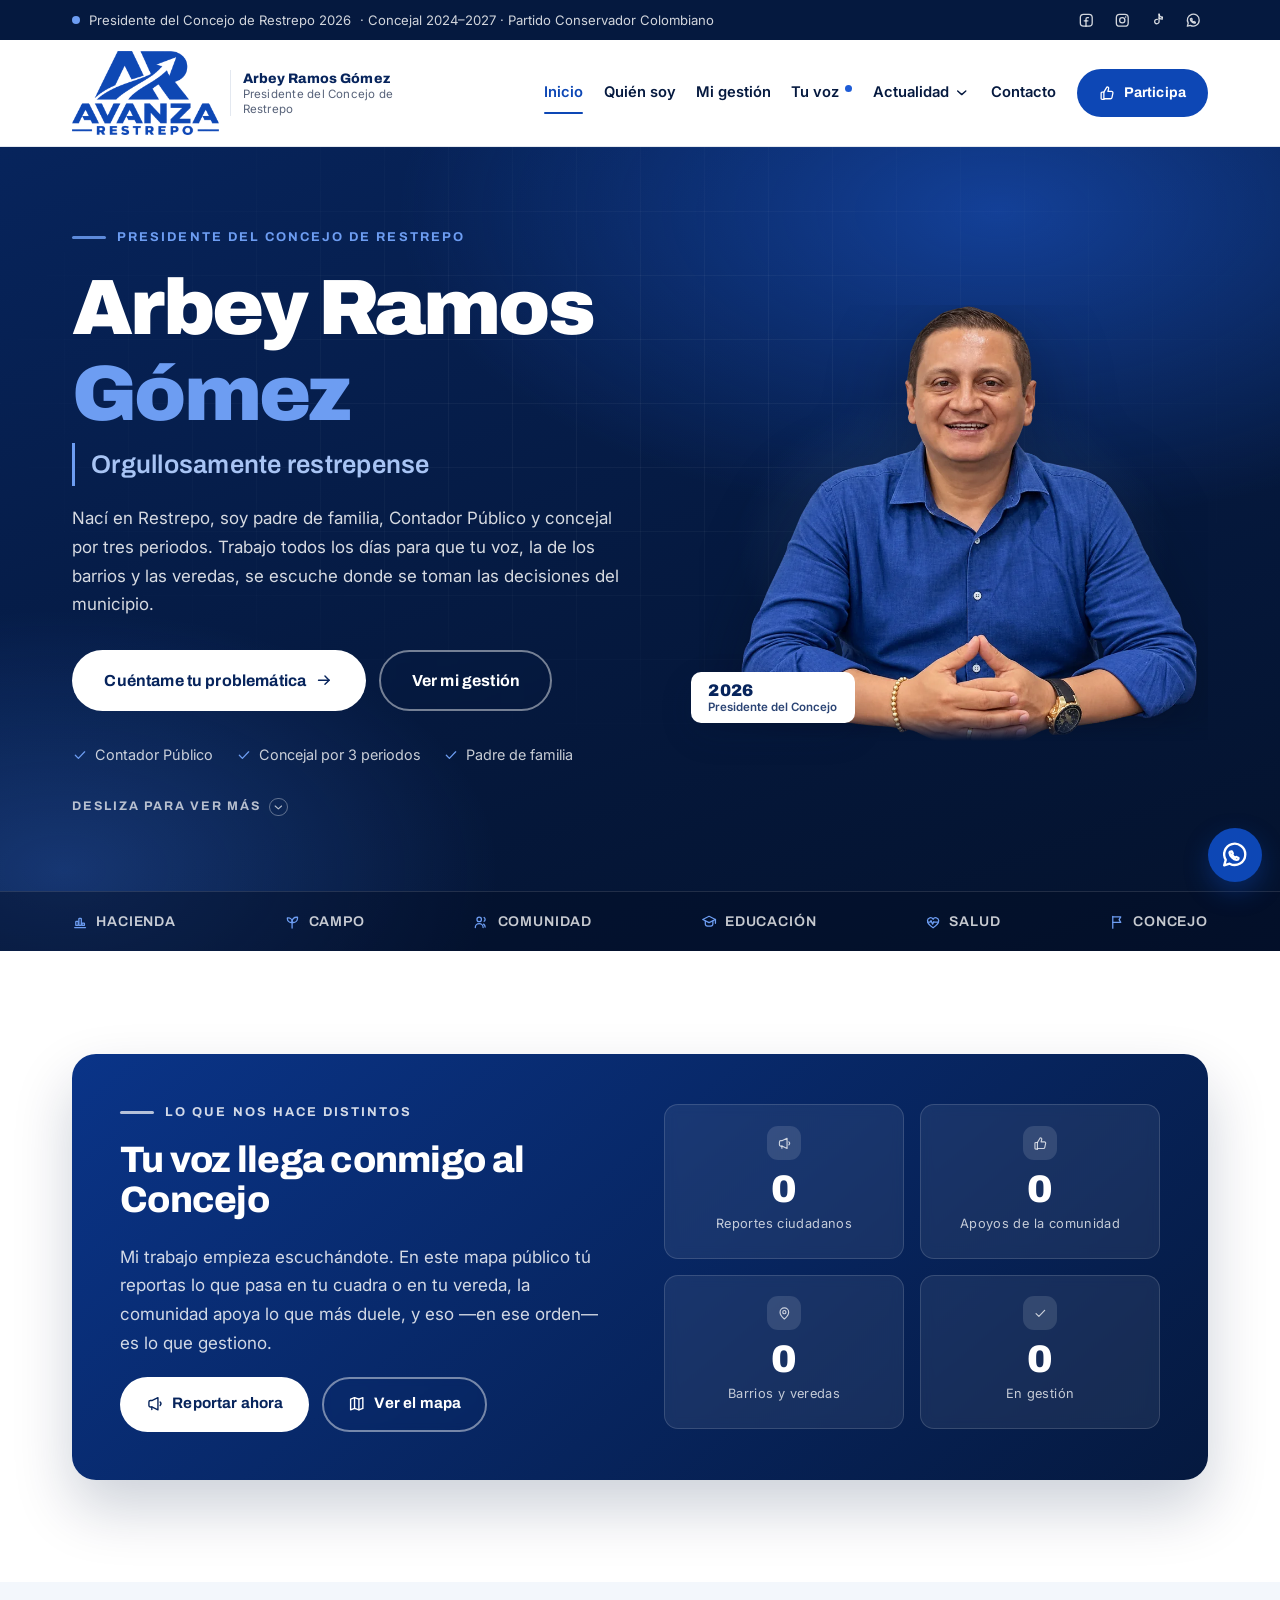
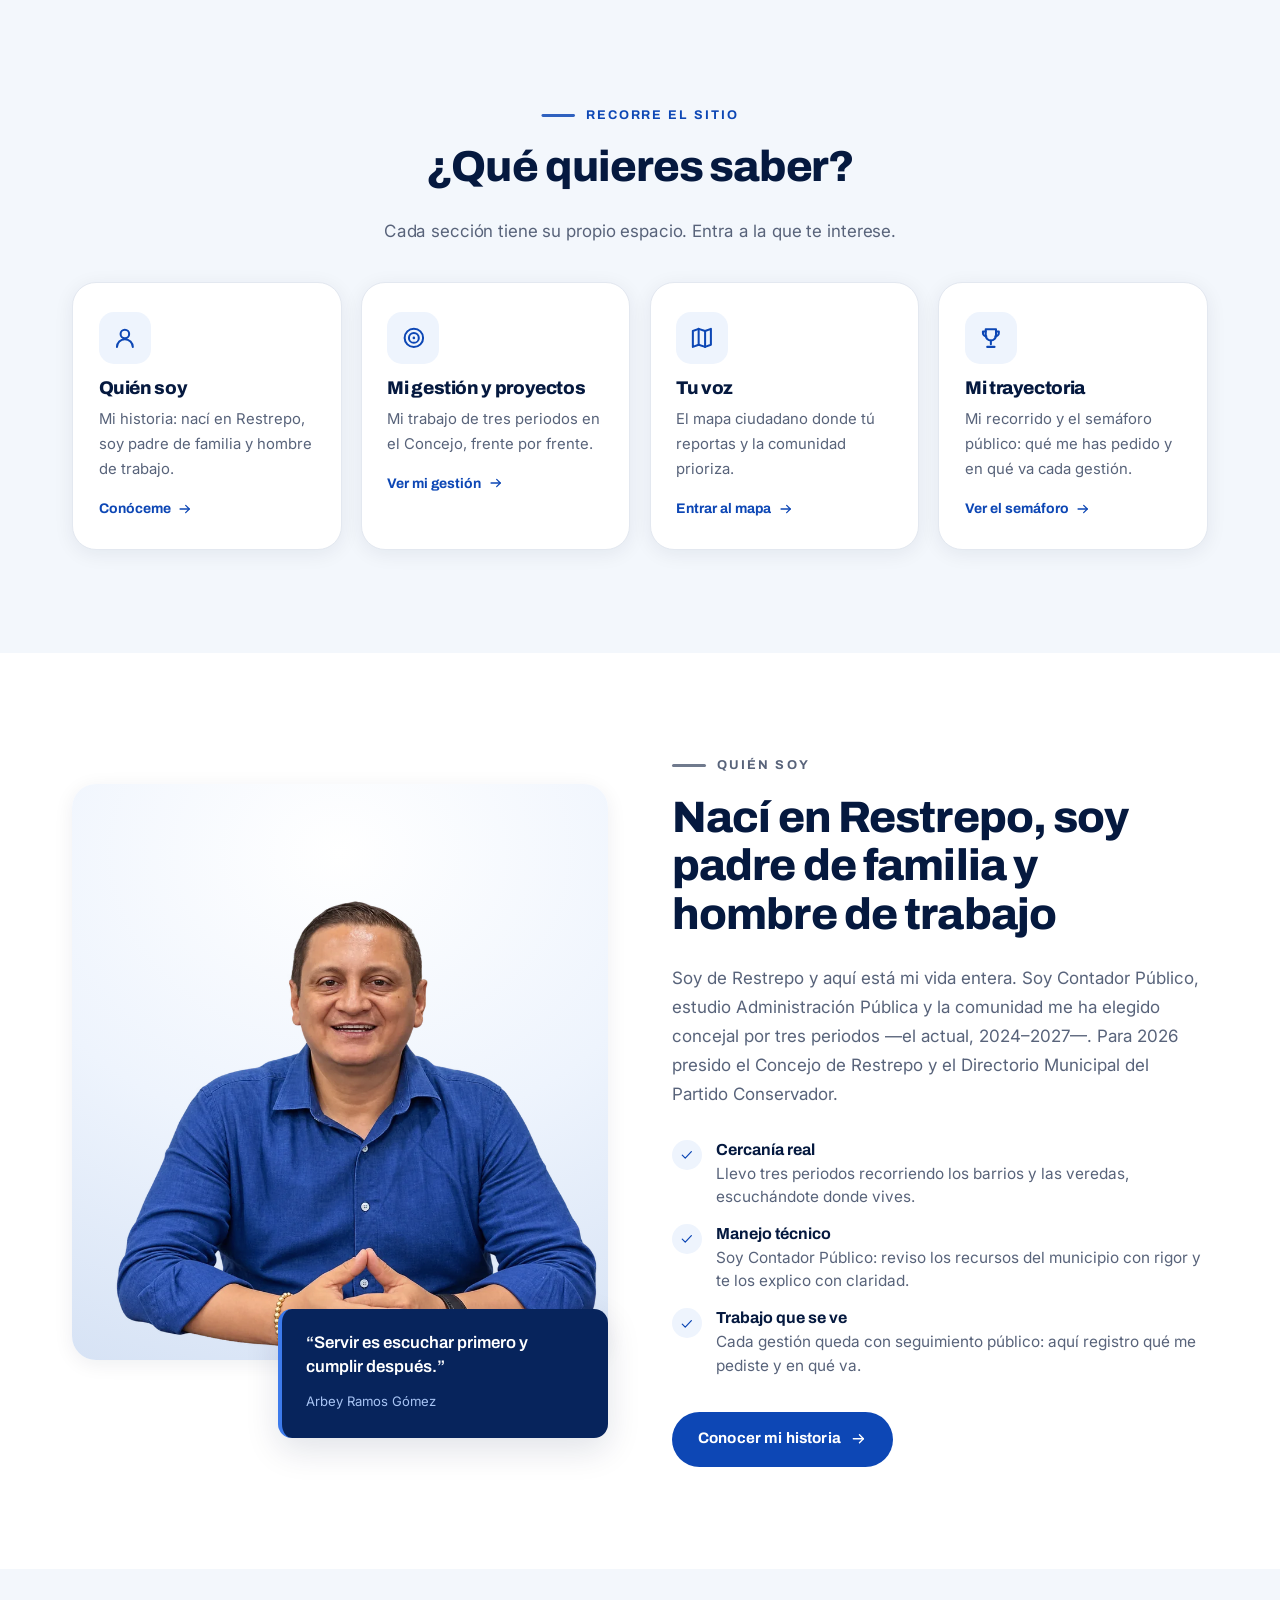
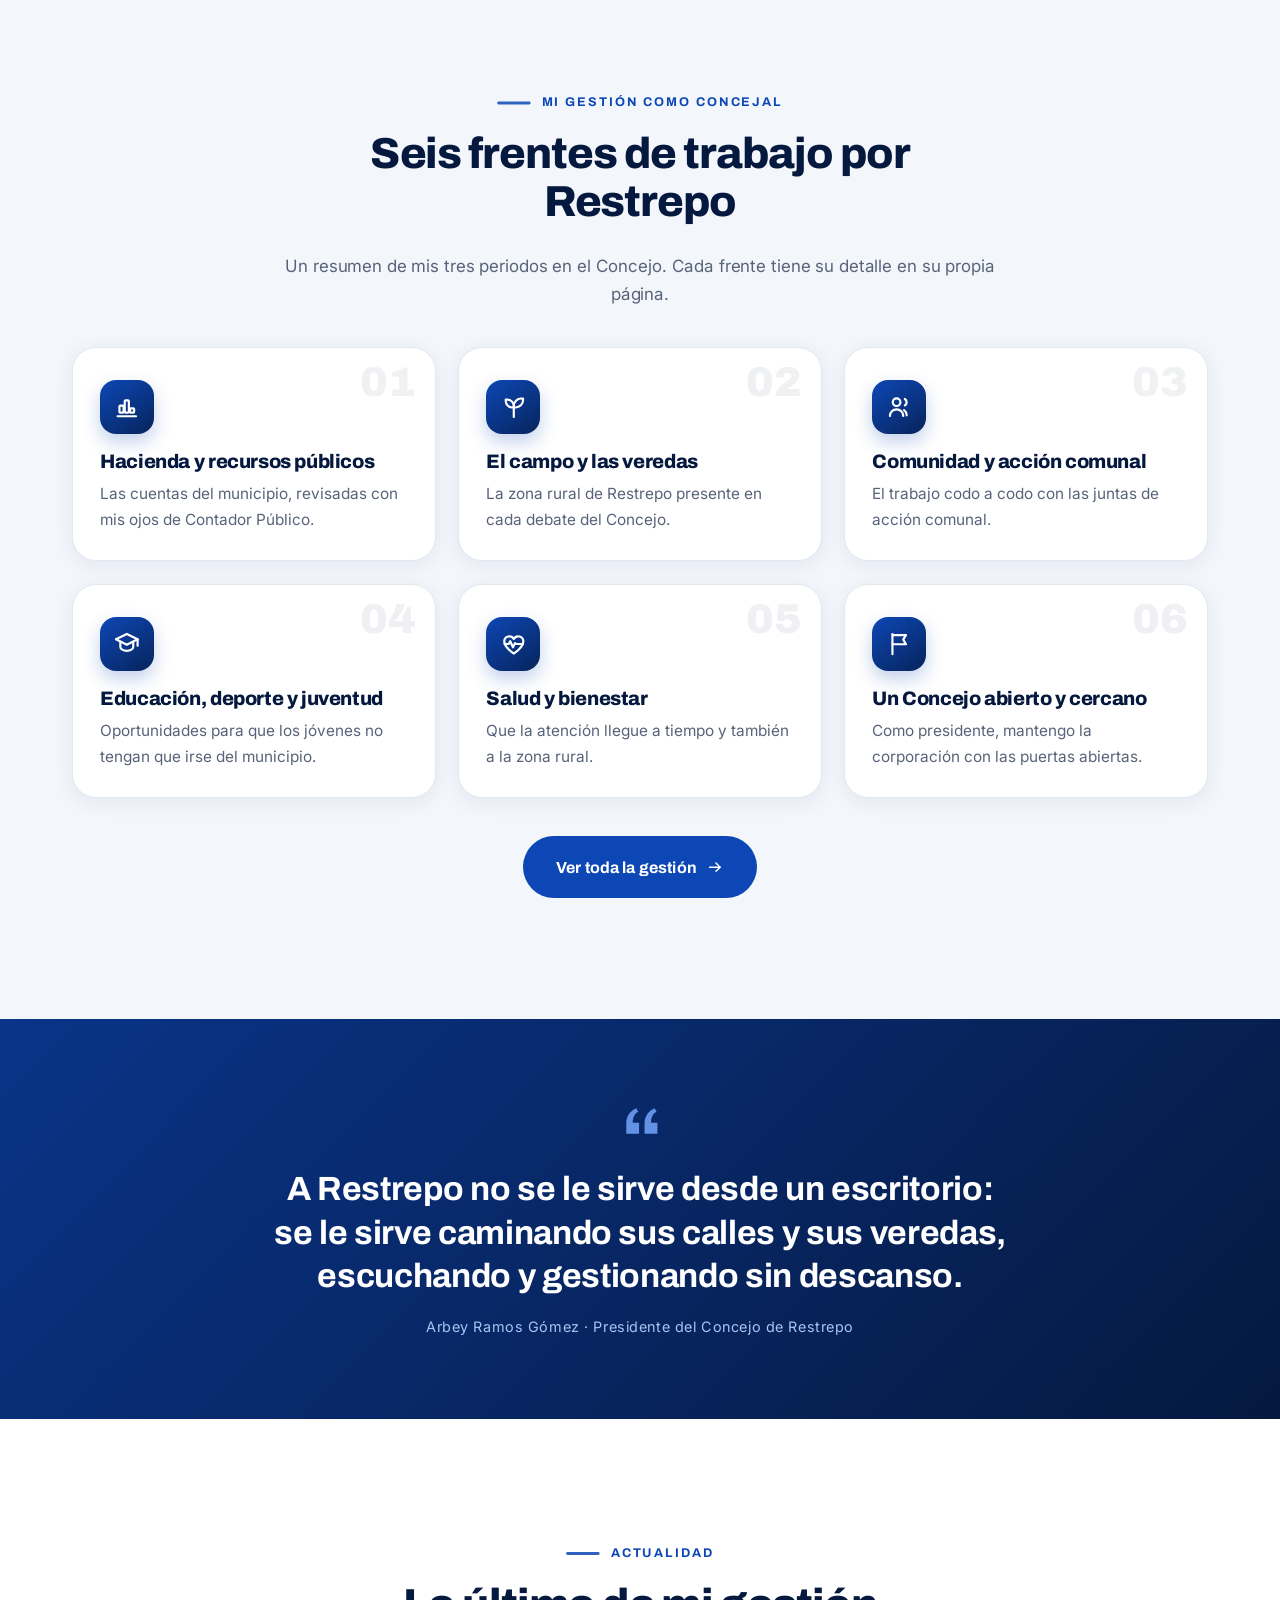
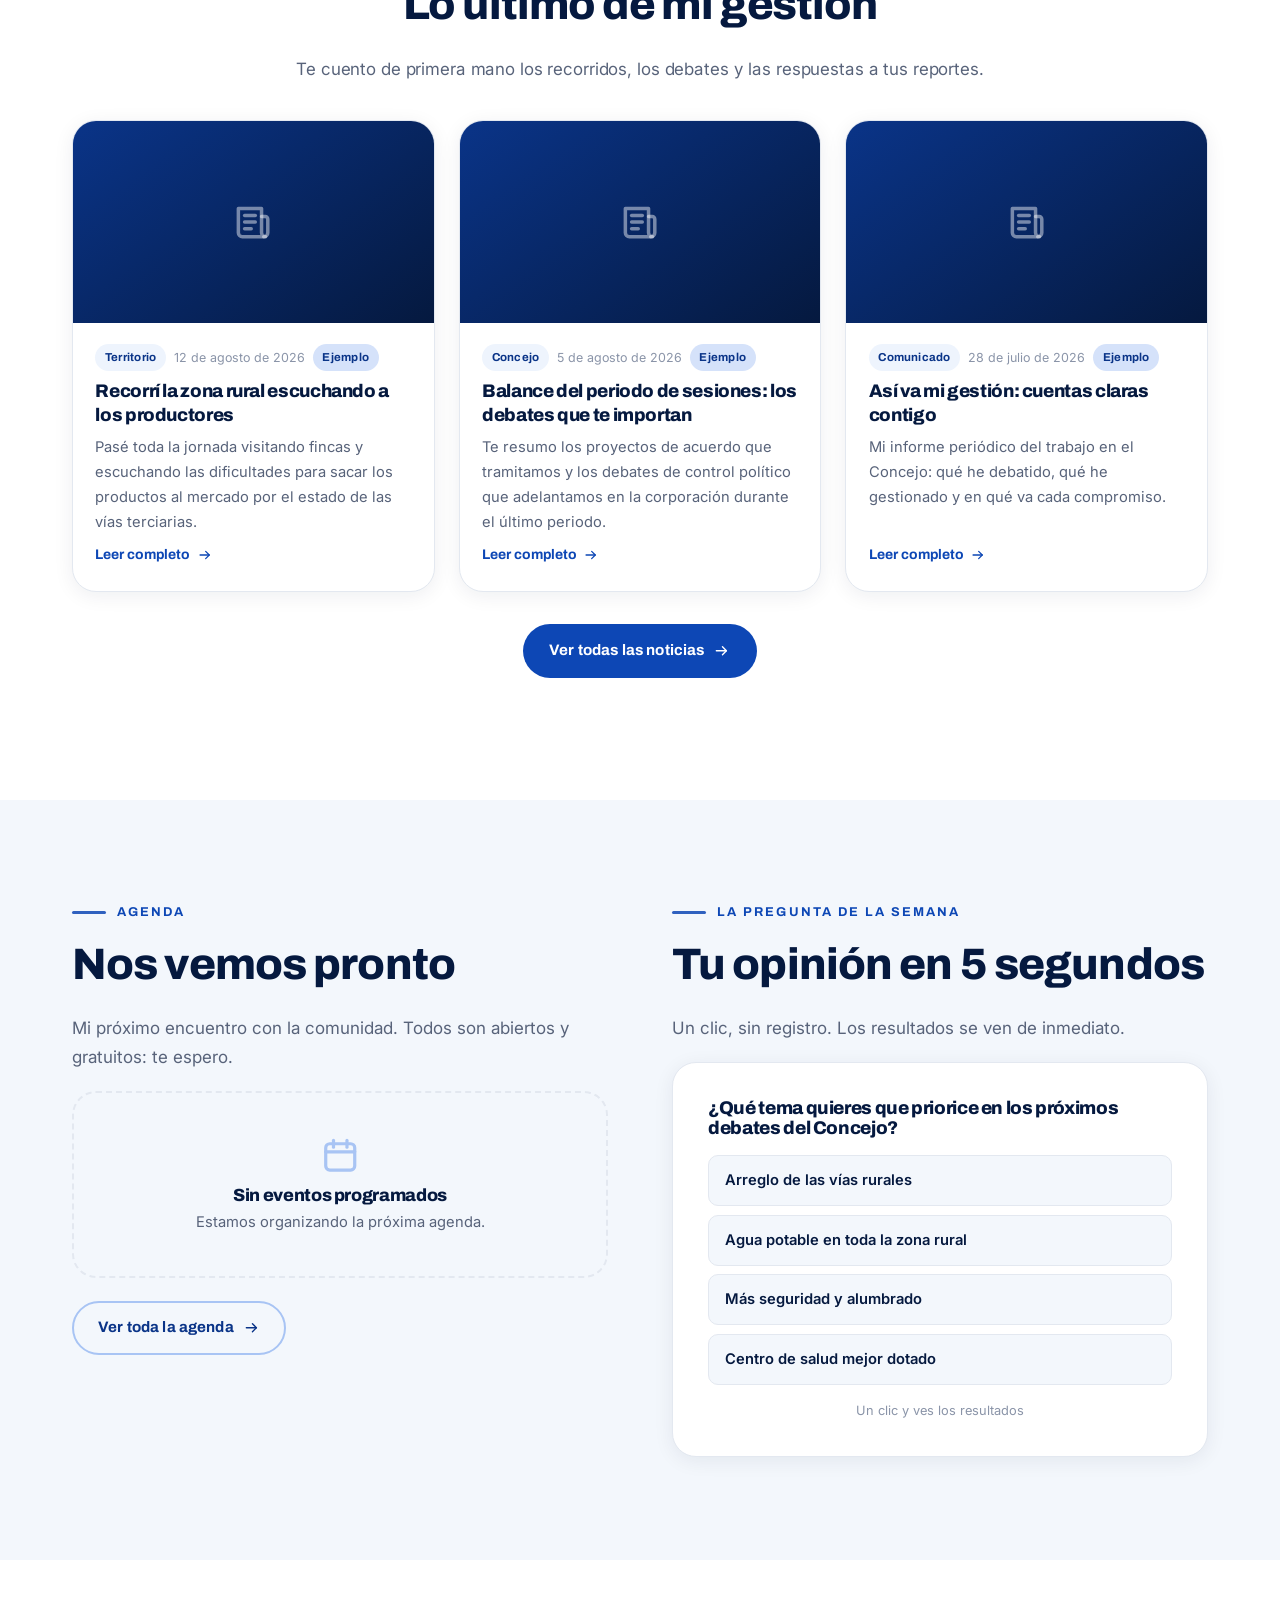
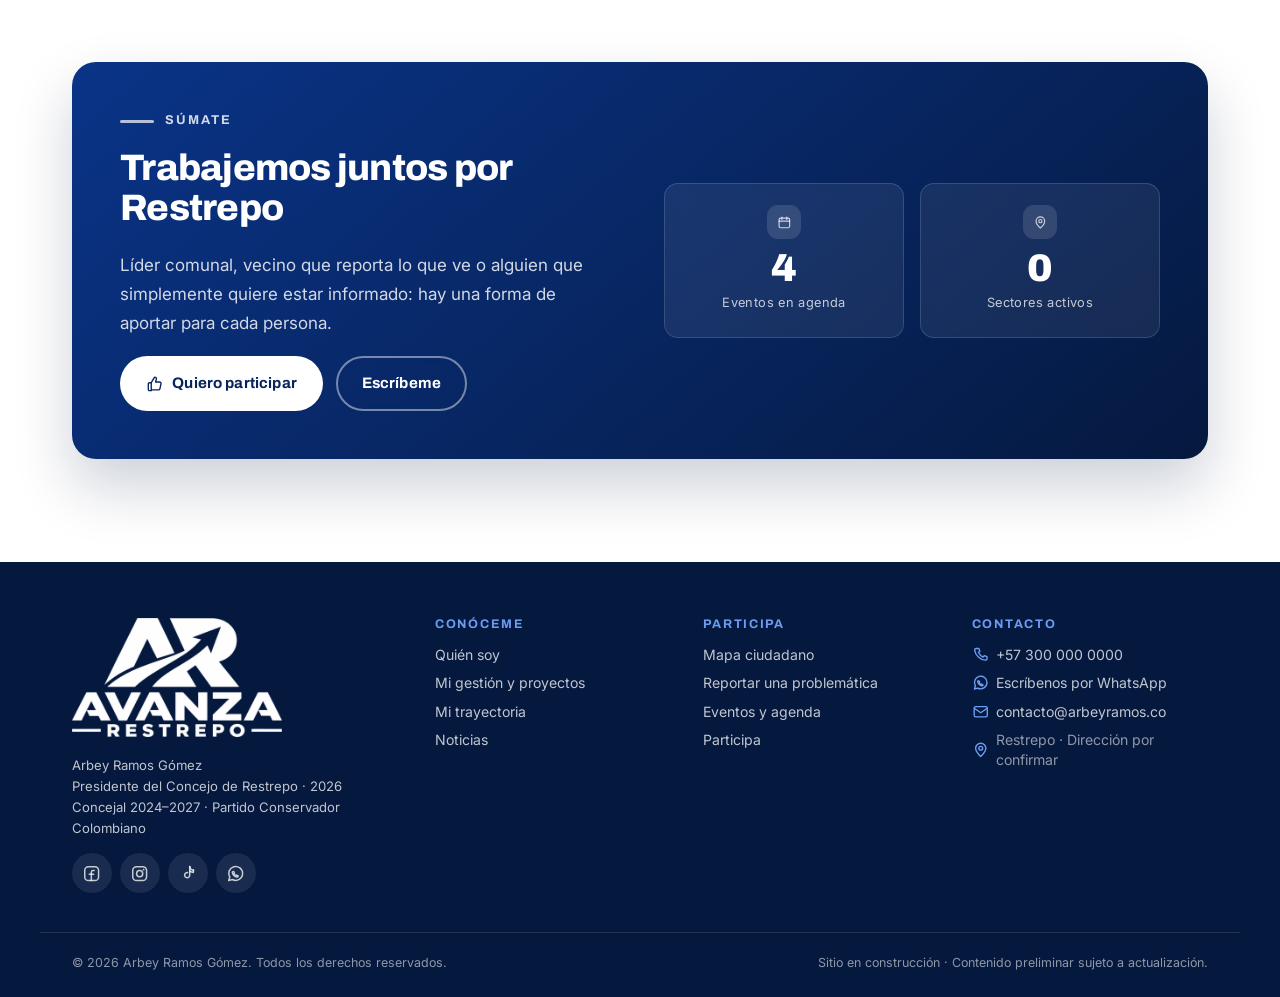
<file: index.html>
<!doctype html>
<html lang="es">
<head>
  <meta charset="utf-8" />
  <meta name="viewport" content="width=device-width, initial-scale=1" />
  <title>Arbey Ramos Gómez · Presidente del Concejo de Restrepo</title>

  <meta name="description" content="Soy Arbey Ramos Gómez, Presidente del Concejo de Restrepo 2026 y concejal electo 2024–2027. Nací en Restrepo, soy padre de familia y Contador Público. Conoce mi gestión y cuéntame lo que necesita tu sector." />
  <meta name="author" content="Arbey Ramos Gómez" />
  <meta name="theme-color" content="#07245C" />

  <meta property="og:type" content="website" />
  <meta property="og:locale" content="es_CO" />
  <meta property="og:title" content="Arbey Ramos Gómez · Presidente del Concejo de Restrepo" />
  <meta property="og:description" content="Cuéntame lo que necesita tu barrio o tu vereda. Tu voz llega conmigo al Concejo Municipal." />
  <meta property="og:image" content="assets/img/og-image.jpg?v=2" />
  <meta name="twitter:card" content="summary_large_image" />

  <!-- Las capas del logo de la pantalla de carga: que empiecen a bajar ya, no cuando las pida el script. -->
  <link rel="preload" href="assets/img/carga-a.png" as="image" fetchpriority="high" />
  <link rel="preload" href="assets/img/carga-r.png" as="image" fetchpriority="high" />
  <link rel="preload" href="assets/img/carga-texto.png" as="image" fetchpriority="high" />
  <link rel="icon" href="assets/img/favicon.png" sizes="32x32" />
  <link rel="apple-touch-icon" href="assets/img/icono-apple.png" />
  <link rel="manifest" href="manifest.json" />
  <link rel="preconnect" href="https://fonts.googleapis.com" />
  <link rel="preconnect" href="https://fonts.gstatic.com" crossorigin />
  <link href="https://fonts.googleapis.com/css2?family=Archivo:wght@500;600;700;800;900&family=Inter:wght@400;500;600;700&display=swap" rel="stylesheet" />
  <link rel="stylesheet" href="assets/css/styles.css" />
  <link rel="stylesheet" href="assets/css/plataforma.css" />
</head>
<body>
  <!-- Pantalla de carga. Va primero y sin defer: se pinta antes que nada. -->
  <script src="assets/js/carga.js"></script>

  <a class="skip-link" href="#contenido">Saltar al contenido</a>
  <div id="app-header"></div>

  <main id="contenido">

    <!-- ============ HERO ============ -->
    <section class="hero" id="inicio">
      <div class="hero__bg" aria-hidden="true"></div>
      <div class="wrap hero__in">
        <div class="hero__copy reveal reveal--izq">
          <p class="eyebrow"><span class="eyebrow__bar" aria-hidden="true"></span> Presidente del Concejo de Restrepo</p>
          <h1 class="hero__title">Arbey Ramos <span>Gómez</span></h1>
          <p class="hero__slogan">Orgullosamente restrepense</p>
          <p class="hero__lead">
            Nací en Restrepo, soy padre de familia, Contador Público y concejal por tres
            periodos. Trabajo todos los días para que tu voz, la de los barrios y las
            veredas, se escuche donde se toman las decisiones del municipio.
          </p>
          <div class="hero__cta">
            <a class="btn btn--claro btn--lg" href="/voz#reportar">Cuéntame tu problemática <svg class="ico"><use href="#i-arrow"/></svg></a>
            <a class="btn btn--ghost btn--lg" href="/gestion">Ver mi gestión</a>
          </div>
          <ul class="hero__badges">
            <li><svg class="ico"><use href="#i-check"/></svg> Contador Público</li>
            <li><svg class="ico"><use href="#i-check"/></svg> Concejal por 3 periodos</li>
            <li><svg class="ico"><use href="#i-check"/></svg> Padre de familia</li>
          </ul>

          <a class="hero__scroll" href="#plataforma">
            Desliza para ver más <svg class="ico"><use href="#i-chevron"/></svg>
          </a>
        </div>

        <div class="hero__figure reveal reveal--der reveal--d1">
<div class="retrato retrato--hero">
            <span class="retrato__halo" aria-hidden="true"></span>
            <picture>
              <source srcset="assets/img/arbey.webp" type="image/webp">
              <img class="retrato__img" src="assets/img/arbey.png" width="920" height="789"
                   alt="Arbey Ramos Gómez, Presidente del Concejo de Restrepo" fetchpriority="high">
            </picture>
            <div class="frame__tag">
              <strong>2026</strong>
              <em>Presidente del Concejo</em>
            </div>
          </div>
        </div>
      </div>

      <div class="hero__strip">
        <div class="wrap hero__strip-in">
          <span><svg class="ico"><use href="#i-chart"/></svg> Hacienda</span>
          <span><svg class="ico"><use href="#i-sprout"/></svg> Campo</span>
          <span><svg class="ico"><use href="#i-users"/></svg> Comunidad</span>
          <span><svg class="ico"><use href="#i-graduation"/></svg> Educación</span>
          <span><svg class="ico"><use href="#i-salud"/></svg> Salud</span>
          <span><svg class="ico"><use href="#i-flag"/></svg> Concejo</span>
        </div>
      </div>
    </section>

    <!-- ============ LA PLATAFORMA CIUDADANA ============ -->
    <section class="section" id="plataforma">
      <div class="wrap">
        <div class="destacado reveal">
          <div>
            <p class="eyebrow"><span class="eyebrow__bar" aria-hidden="true"></span> Lo que nos hace distintos</p>
            <h2>Tu voz llega conmigo al Concejo</h2>
            <p>
              Mi trabajo empieza escuchándote. En este mapa público tú reportas lo que
              pasa en tu cuadra o en tu vereda, la comunidad apoya lo que más duele,
              y eso —en ese orden— es lo que gestiono.
            </p>
            <div class="destacado__acciones">
              <a class="btn btn--claro" href="/voz#reportar"><svg class="ico"><use href="#i-megaphone"/></svg> Reportar ahora</a>
              <a class="btn btn--ghost" href="/voz"><svg class="ico"><use href="#i-map"/></svg> Ver el mapa</a>
            </div>
          </div>

          <div class="tablero">
            <div class="tablero__item"><b data-stat="reportes">0</b><span>Reportes ciudadanos</span></div>
            <div class="tablero__item"><b data-stat="apoyos">0</b><span>Apoyos de la comunidad</span></div>
            <div class="tablero__item"><b data-stat="zonas">0</b><span>Barrios y veredas</span></div>
            <div class="tablero__item"><b data-stat="atendidos">0</b><span>En gestión</span></div>
          </div>
        </div>
      </div>
    </section>

    <!-- ============ ACCESOS A LAS SECCIONES ============ -->
    <section class="section section--alt">
      <div class="wrap">
        <header class="section__head reveal">
          <p class="eyebrow eyebrow--dark"><span class="eyebrow__bar" aria-hidden="true"></span> Recorre el sitio</p>
          <h2 class="h2">¿Qué quieres saber?</h2>
          <p class="section__lead">Cada sección tiene su propio espacio. Entra a la que te interese.</p>
        </header>

        <div class="accesos">
          <a class="acceso reveal" href="/perfil">
            <span class="acceso__ico"><svg class="ico"><use href="#i-user"/></svg></span>
            <h3>Quién soy</h3>
            <p>Mi historia: nací en Restrepo, soy padre de familia y hombre de trabajo.</p>
            <span class="acceso__mas">Conóceme <svg class="ico"><use href="#i-arrow"/></svg></span>
          </a>

          <a class="acceso reveal reveal--d1" href="/gestion">
            <span class="acceso__ico"><svg class="ico"><use href="#i-target"/></svg></span>
            <h3>Mi gestión y proyectos</h3>
            <p>Mi trabajo de tres periodos en el Concejo, frente por frente.</p>
            <span class="acceso__mas">Ver mi gestión <svg class="ico"><use href="#i-arrow"/></svg></span>
          </a>

          <a class="acceso reveal reveal--d2" href="/voz">
            <span class="acceso__ico"><svg class="ico"><use href="#i-map"/></svg></span>
            <h3>Tu voz</h3>
            <p>El mapa ciudadano donde tú reportas y la comunidad prioriza.</p>
            <span class="acceso__mas">Entrar al mapa <svg class="ico"><use href="#i-arrow"/></svg></span>
          </a>

          <a class="acceso reveal reveal--d3" href="/logros">
            <span class="acceso__ico"><svg class="ico"><use href="#i-trophy"/></svg></span>
            <h3>Mi trayectoria</h3>
            <p>Mi recorrido y el semáforo público: qué me has pedido y en qué va cada gestión.</p>
            <span class="acceso__mas">Ver el semáforo <svg class="ico"><use href="#i-arrow"/></svg></span>
          </a>
        </div>
      </div>
    </section>

    <!-- ============ QUIÉN ES ARBEY (resumen) ============ -->
    <section class="section candidato">
      <div class="wrap grid-2">
        <div class="candidato__media reveal">
<figure class="retrato-card">
            <picture>
              <source srcset="assets/img/arbey.webp" type="image/webp">
              <img src="assets/img/arbey.png" width="920" height="789" alt="Arbey Ramos Gómez, Presidente del Concejo de Restrepo" loading="lazy">
            </picture>
          </figure>
          <div class="quote-card">
            <p>“Servir es escuchar primero y cumplir después.”</p>
            <cite>Arbey Ramos Gómez</cite>
          </div>
        </div>

        <div class="candidato__copy reveal reveal--d1" id="perfil-resumen"></div>
      </div>
    </section>

    <!-- ============ GESTIÓN (resumen) ============ -->
    <section class="section section--alt">
      <div class="wrap">
        <header class="section__head reveal">
          <p class="eyebrow eyebrow--dark"><span class="eyebrow__bar" aria-hidden="true"></span> Mi gestión como concejal</p>
          <h2 class="h2">Seis frentes de trabajo por Restrepo</h2>
          <p class="section__lead">Un resumen de mis tres periodos en el Concejo. Cada frente tiene su detalle en su propia página.</p>
        </header>

        <div class="cards" id="propuestas-resumen"></div>

        <p style="text-align:center;margin-top:2.4rem" class="reveal">
          <a class="btn btn--primary btn--lg" href="/gestion">Ver toda la gestión <svg class="ico"><use href="#i-arrow"/></svg></a>
        </p>
      </div>
    </section>

    <!-- ============ FRANJA CITA ============ -->
    <section class="band">
      <div class="wrap band__in reveal">
        <svg class="band__quote" viewBox="0 0 48 48" aria-hidden="true"><path d="M20 10c-7 3-11 9-11 16v12h14V26h-7c0-6 2-10 6-12l-2-4Zm20 0c-7 3-11 9-11 16v12h14V26h-7c0-6 2-10 6-12l-2-4Z"/></svg>
        <blockquote>
          A Restrepo no se le sirve desde un escritorio: se le sirve caminando
          sus calles y sus veredas, escuchando y gestionando sin descanso.
        </blockquote>
        <p class="band__by">Arbey Ramos Gómez · Presidente del Concejo de Restrepo</p>
      </div>
    </section>

    <!-- ============ ÚLTIMAS NOTICIAS ============ -->
    <section class="section">
      <div class="wrap">
        <header class="section__head reveal">
          <p class="eyebrow eyebrow--dark"><span class="eyebrow__bar" aria-hidden="true"></span> Actualidad</p>
          <h2 class="h2">Lo último de mi gestión</h2>
          <p class="section__lead">Te cuento de primera mano los recorridos, los debates y las respuestas a tus reportes.</p>
        </header>
        <div class="noticias" id="home-noticias"></div>
        <p style="text-align:center;margin-top:2rem" class="reveal">
          <a class="btn btn--primary" href="/noticias">Ver todas las noticias <svg class="ico"><use href="#i-arrow"/></svg></a>
        </p>
      </div>
    </section>

    <!-- ============ PRÓXIMO EVENTO + ENCUESTA ============ -->
    <section class="section section--alt">
      <div class="wrap grid-2" style="align-items:start">
        <div class="reveal">
          <p class="eyebrow eyebrow--dark"><span class="eyebrow__bar" aria-hidden="true"></span> Agenda</p>
          <h2 class="h2">Nos vemos pronto</h2>
          <p style="color:var(--gris)">Mi próximo encuentro con la comunidad. Todos son abiertos y gratuitos: te espero.</p>
          <div class="eventos" id="home-evento"></div>
          <p style="margin-top:1.4rem">
            <a class="btn btn--linea" href="/eventos">Ver toda la agenda <svg class="ico"><use href="#i-arrow"/></svg></a>
          </p>
        </div>

        <div class="reveal reveal--d1">
          <p class="eyebrow eyebrow--dark"><span class="eyebrow__bar" aria-hidden="true"></span> La pregunta de la semana</p>
          <h2 class="h2">Tu opinión en 5 segundos</h2>
          <p style="color:var(--gris)">Un clic, sin registro. Los resultados se ven de inmediato.</p>
          <div class="encuesta" id="encuesta"></div>
        </div>
      </div>
    </section>

    <!-- ============ CIERRE: PARTICIPA ============ -->
    <section class="section">
      <div class="wrap">
        <div class="destacado reveal">
          <div>
            <p class="eyebrow"><span class="eyebrow__bar" aria-hidden="true"></span> Súmate</p>
            <h2>Trabajemos juntos por Restrepo</h2>
            <p>
              Líder comunal, vecino que reporta lo que ve o alguien que simplemente
              quiere estar informado: hay una forma de aportar para cada persona.
            </p>
            <div class="destacado__acciones">
              <a class="btn btn--claro" href="/unete"><svg class="ico"><use href="#i-hand"/></svg> Quiero participar</a>
              <a class="btn btn--ghost" href="/contacto">Escríbeme</a>
            </div>
          </div>
          <div class="tablero">
            <div class="tablero__item"><b data-stat="eventos">0</b><span>Eventos en agenda</span></div>
            <div class="tablero__item"><b data-stat="zonas">0</b><span>Sectores activos</span></div>
          </div>
        </div>
      </div>
    </section>
  </main>

  <div id="app-footer"></div>

  <script src="assets/js/config.js" defer></script>
  <script src="assets/js/contenido.js" defer></script>
  <script src="assets/js/store.js" defer></script>
  <script src="assets/js/ui.js" defer></script>
  <script src="assets/js/main.js" defer></script>
</body>
</html>
</file>
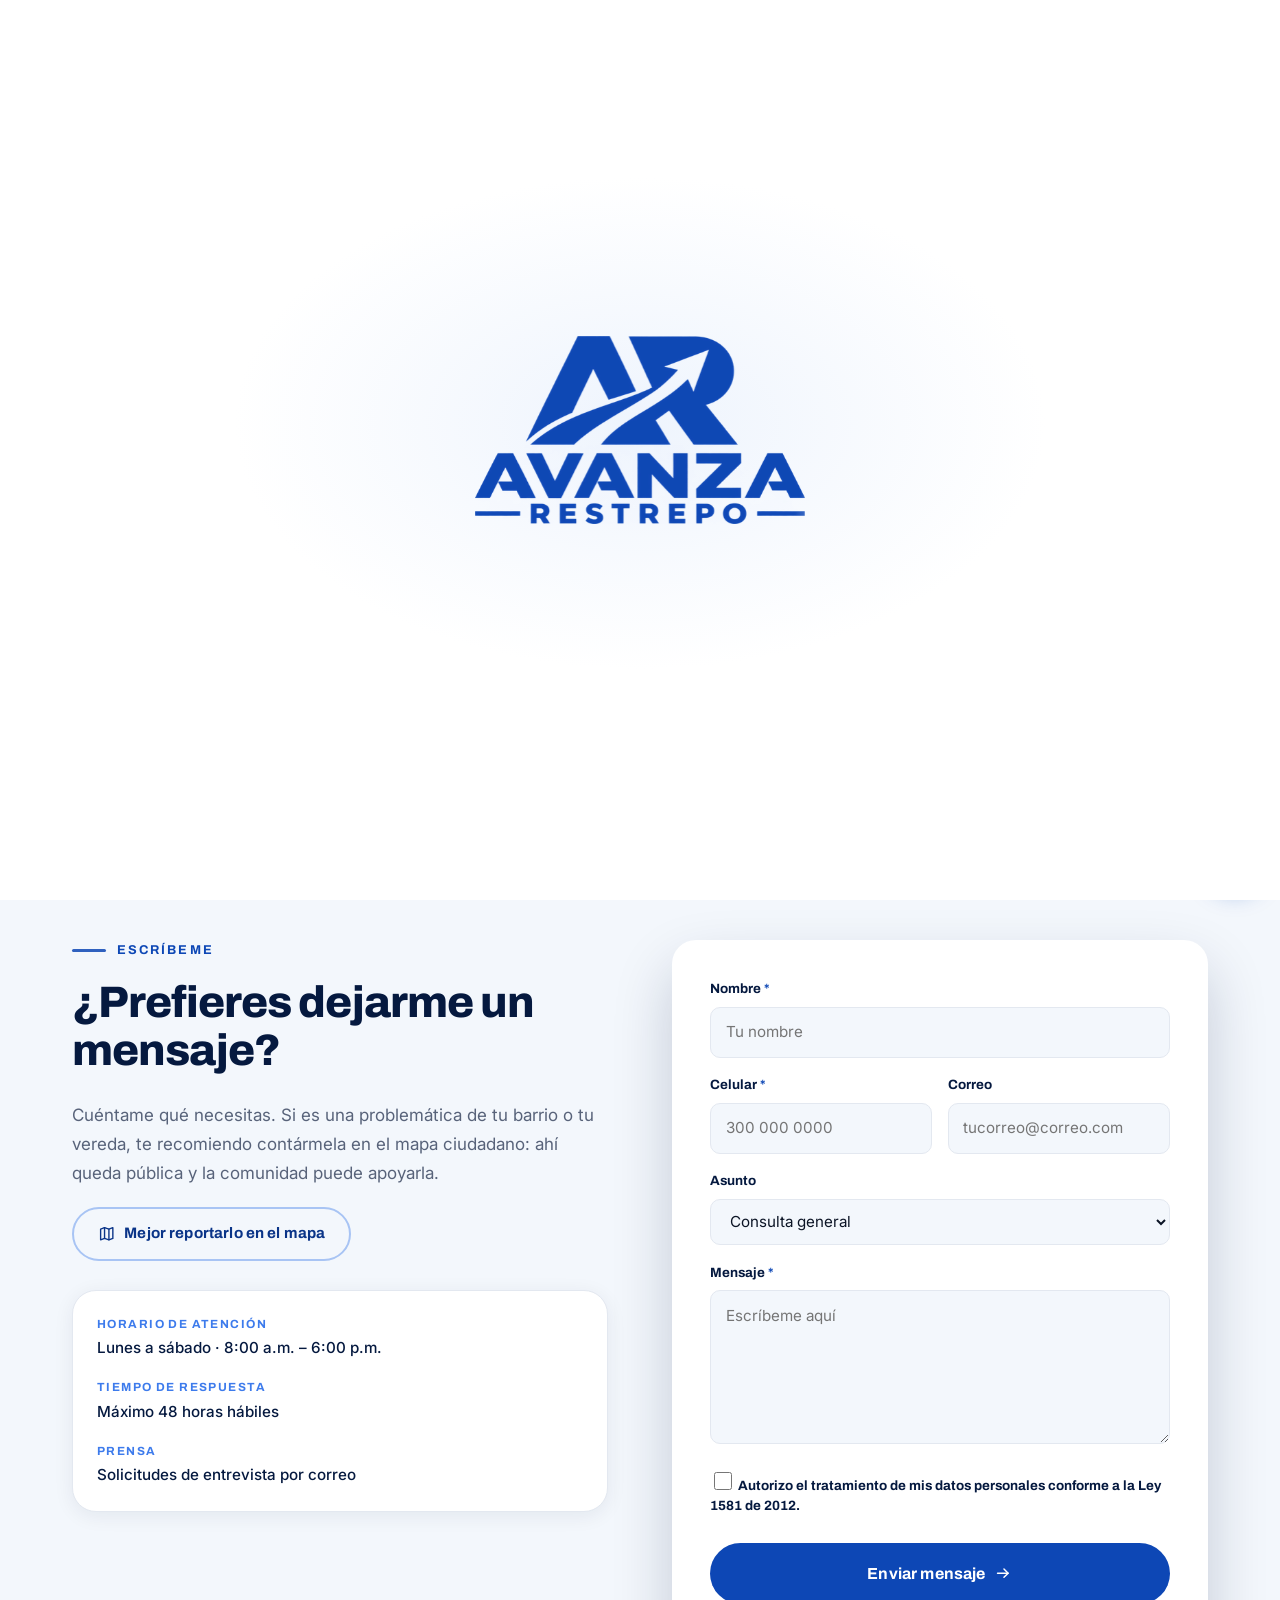
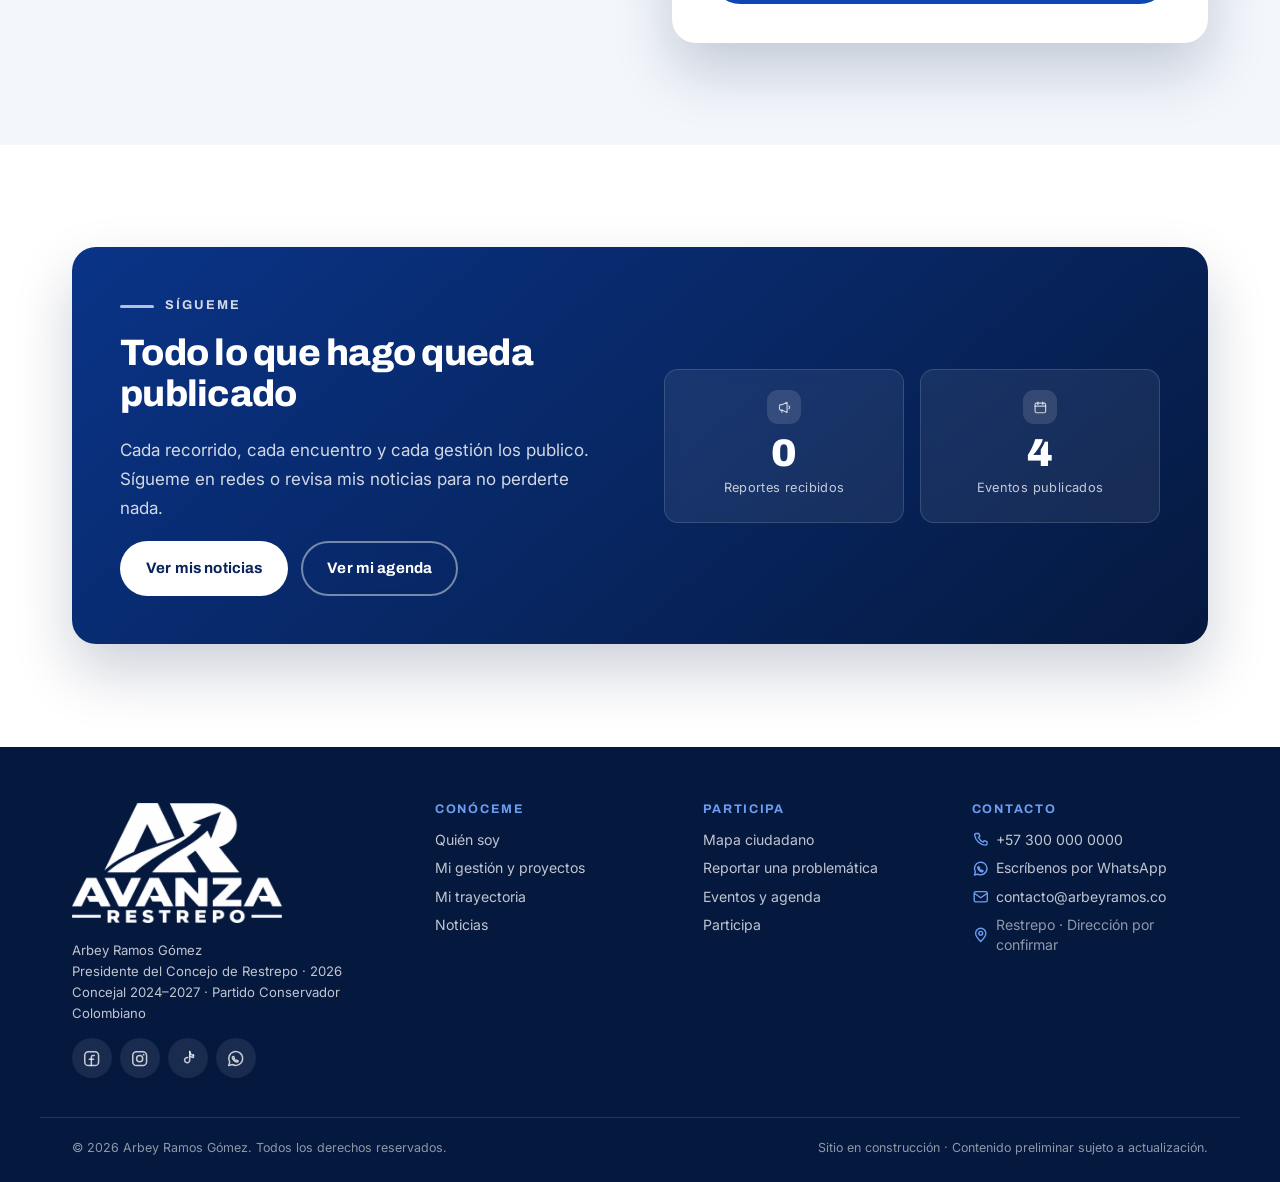
<file: contacto.html>
<!doctype html>
<html lang="es">
<head>
  <meta charset="utf-8" />
  <meta name="viewport" content="width=device-width, initial-scale=1" />
  <title>Contacto · Arbey Ramos Gómez</title>
  <meta name="description" content="Escríbeme, llámame o búscame en el punto de atención en Restrepo: teléfono, WhatsApp y correo. — Arbey Ramos Gómez, Presidente del Concejo de Restrepo" />
  <meta name="theme-color" content="#07245C" />

  <meta property="og:type" content="website" />
  <meta property="og:locale" content="es_CO" />
  <meta property="og:title" content="Contacto · Arbey Ramos Gómez" />
  <meta property="og:image" content="assets/img/og-image.jpg?v=2" />
  <meta name="twitter:card" content="summary_large_image" />

  <!-- Las capas del logo de la pantalla de carga: que empiecen a bajar ya, no cuando las pida el script. -->
  <link rel="preload" href="assets/img/carga-a.png" as="image" fetchpriority="high" />
  <link rel="preload" href="assets/img/carga-r.png" as="image" fetchpriority="high" />
  <link rel="preload" href="assets/img/carga-texto.png" as="image" fetchpriority="high" />
  <link rel="icon" href="assets/img/favicon.png" sizes="32x32" />
  <link rel="apple-touch-icon" href="assets/img/icono-apple.png" />
  <link rel="manifest" href="manifest.json" />
  <link rel="preconnect" href="https://fonts.googleapis.com" />
  <link rel="preconnect" href="https://fonts.gstatic.com" crossorigin />
  <link href="https://fonts.googleapis.com/css2?family=Archivo:wght@500;600;700;800;900&family=Inter:wght@400;500;600;700&display=swap" rel="stylesheet" />
  <link rel="stylesheet" href="assets/css/styles.css" />
  <link rel="stylesheet" href="assets/css/plataforma.css" />
</head>
<body>
  <!-- Pantalla de carga. Va primero y sin defer: se pinta antes que nada. -->
  <script src="assets/js/carga.js"></script>

  <a class="skip-link" href="#contenido">Saltar al contenido</a>
  <div id="app-header"></div>

  <main id="contenido">
    <section class="page-hero">
      <div class="wrap">
        <nav class="migas" aria-label="Ruta"><a href="/">Inicio</a> · <span>Contacto</span></nav>
        <h1>Hablemos</h1>
        <p class="lead">
          Escríbeme, llámame o búscame en el punto de atención. Respondo todos los
          mensajes, aunque a veces me tome un día.
        </p>
      </div>
    </section>

    <!-- ============ DATOS ============ -->
    <section class="section">
      <div class="wrap">
        <div class="contact" id="contacto-grid"></div>
      </div>
    </section>

    <!-- ============ MENSAJE DIRECTO ============ -->
    <section class="section section--alt">
      <div class="wrap grid-2" style="align-items:start">
        <div class="reveal">
          <p class="eyebrow eyebrow--dark"><span class="eyebrow__bar" aria-hidden="true"></span> Escríbeme</p>
          <h2 class="h2">¿Prefieres dejarme un mensaje?</h2>
          <p style="color:var(--gris)">
            Cuéntame qué necesitas. Si es una problemática de tu barrio o tu vereda,
            te recomiendo contármela en el mapa ciudadano: ahí queda pública y la
            comunidad puede apoyarla.
          </p>
          <p style="margin-top:1.2rem">
            <a class="btn btn--linea" href="/voz#reportar">
              <svg class="ico"><use href="#i-map"/></svg> Mejor reportarlo en el mapa
            </a>
          </p>

          <dl class="ficha" style="margin-top:1.8rem">
            <dt>Horario de atención</dt>
            <dd>Lunes a sábado · 8:00 a.m. – 6:00 p.m.</dd>
            <dt>Tiempo de respuesta</dt>
            <dd>Máximo 48 horas hábiles</dd>
            <dt>Prensa</dt>
            <dd>Solicitudes de entrevista por correo</dd>
          </dl>
        </div>

        <div class="reveal reveal--d1">
          <form class="form" id="form-contacto" novalidate>
            <div class="form__row">
              <label for="c-nombre">Nombre <span class="req" aria-hidden="true">*</span></label>
              <input id="c-nombre" name="nombre" type="text" autocomplete="name" required placeholder="Tu nombre" />
              <p class="form__err" data-err-for="c-nombre"></p>
            </div>

            <div class="form__grid">
              <div class="form__row">
                <label for="c-tel">Celular <span class="req" aria-hidden="true">*</span></label>
                <input id="c-tel" name="telefono" type="tel" inputmode="tel" autocomplete="tel" required placeholder="300 000 0000" />
                <p class="form__err" data-err-for="c-tel"></p>
              </div>
              <div class="form__row">
                <label for="c-mail">Correo</label>
                <input id="c-mail" name="correo" type="email" autocomplete="email" placeholder="tucorreo@correo.com" />
                <p class="form__err" data-err-for="c-mail"></p>
              </div>
            </div>

            <div class="form__row">
              <label for="c-asunto">Asunto</label>
              <select id="c-asunto" name="asunto">
                <option>Consulta general</option>
                <option>Quiero participar</option>
                <option>Invitación a un evento</option>
                <option>Solicitud de prensa</option>
                <option>Pedir un encuentro en mi sector</option>
                <option>Otro</option>
              </select>
            </div>

            <div class="form__row">
              <label for="c-msg">Mensaje <span class="req" aria-hidden="true">*</span></label>
              <textarea id="c-msg" name="mensaje" rows="5" required placeholder="Escríbeme aquí"></textarea>
              <p class="form__err" data-err-for="c-msg"></p>
            </div>

            <div class="form__row">
              <label class="form__check">
                <input type="checkbox" id="c-hab" required />
                <span>Autorizo el tratamiento de mis datos personales conforme a la Ley 1581 de 2012.</span>
              </label>
              <p class="form__err" data-err-for="c-hab"></p>
            </div>

            <button class="btn btn--primary btn--lg btn--block" type="submit">Enviar mensaje <svg class="ico"><use href="#i-arrow"/></svg></button>
            <p class="form__ok" id="form-ok" role="status" hidden>
              ¡Mensaje recibido! Te respondo lo antes posible.
            </p>
          </form>
        </div>
      </div>
    </section>

    <!-- ============ REDES ============ -->
    <section class="section">
      <div class="wrap">
        <div class="destacado reveal">
          <div>
            <p class="eyebrow"><span class="eyebrow__bar" aria-hidden="true"></span> Sígueme</p>
            <h2>Todo lo que hago queda publicado</h2>
            <p>
              Cada recorrido, cada encuentro y cada gestión los publico. Sígueme en redes
              o revisa mis noticias para no perderte nada.
            </p>
            <div class="destacado__acciones">
              <a class="btn btn--claro" href="/noticias">Ver mis noticias</a>
              <a class="btn btn--ghost" href="/eventos">Ver mi agenda</a>
            </div>
          </div>
          <div class="tablero">
            <div class="tablero__item"><b data-stat="reportes">0</b><span>Reportes recibidos</span></div>
            <div class="tablero__item"><b data-stat="eventos">0</b><span>Eventos publicados</span></div>
          </div>
        </div>
      </div>
    </section>
  </main>

  <div id="app-footer"></div>

  <script src="assets/js/config.js" defer></script>
  <script src="assets/js/contenido.js" defer></script>
  <script src="assets/js/store.js" defer></script>
  <script src="assets/js/ui.js" defer></script>
  <script src="assets/js/contacto.js" defer></script>
</body>
</html>
</file>
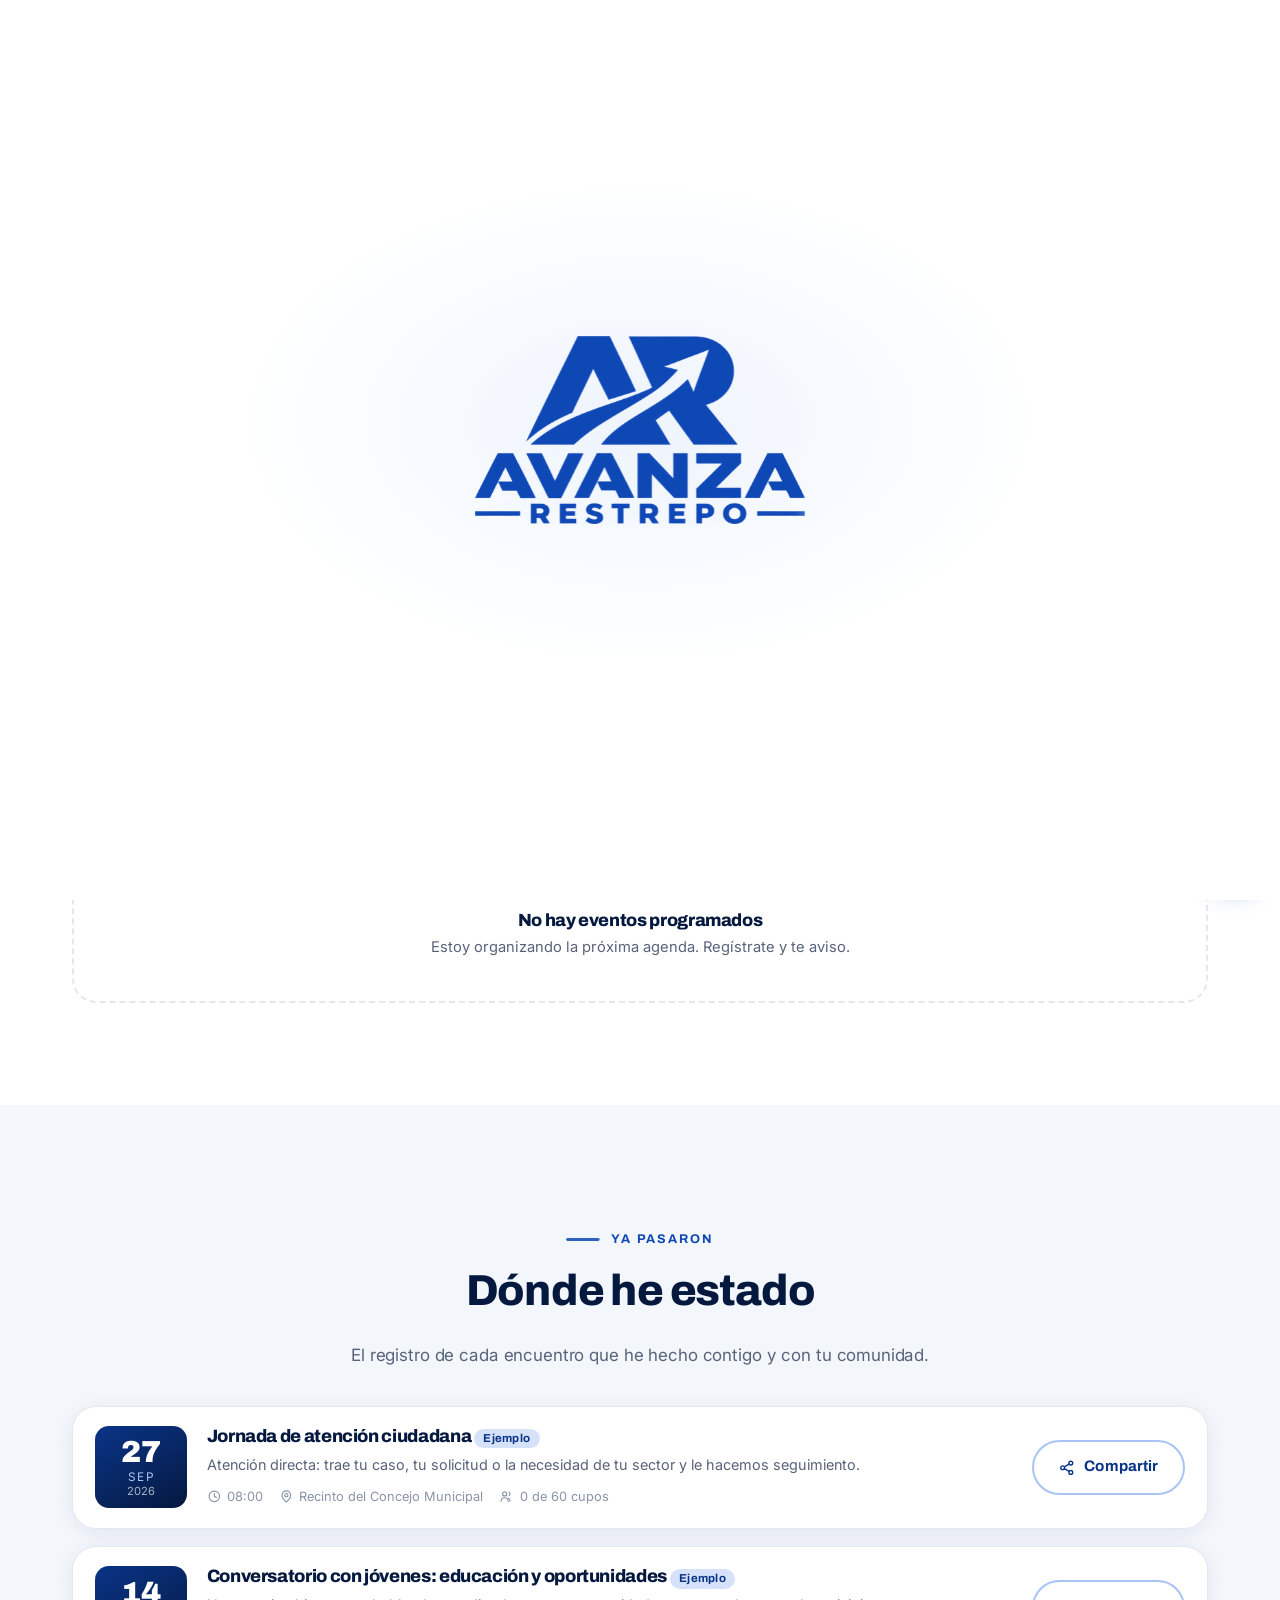
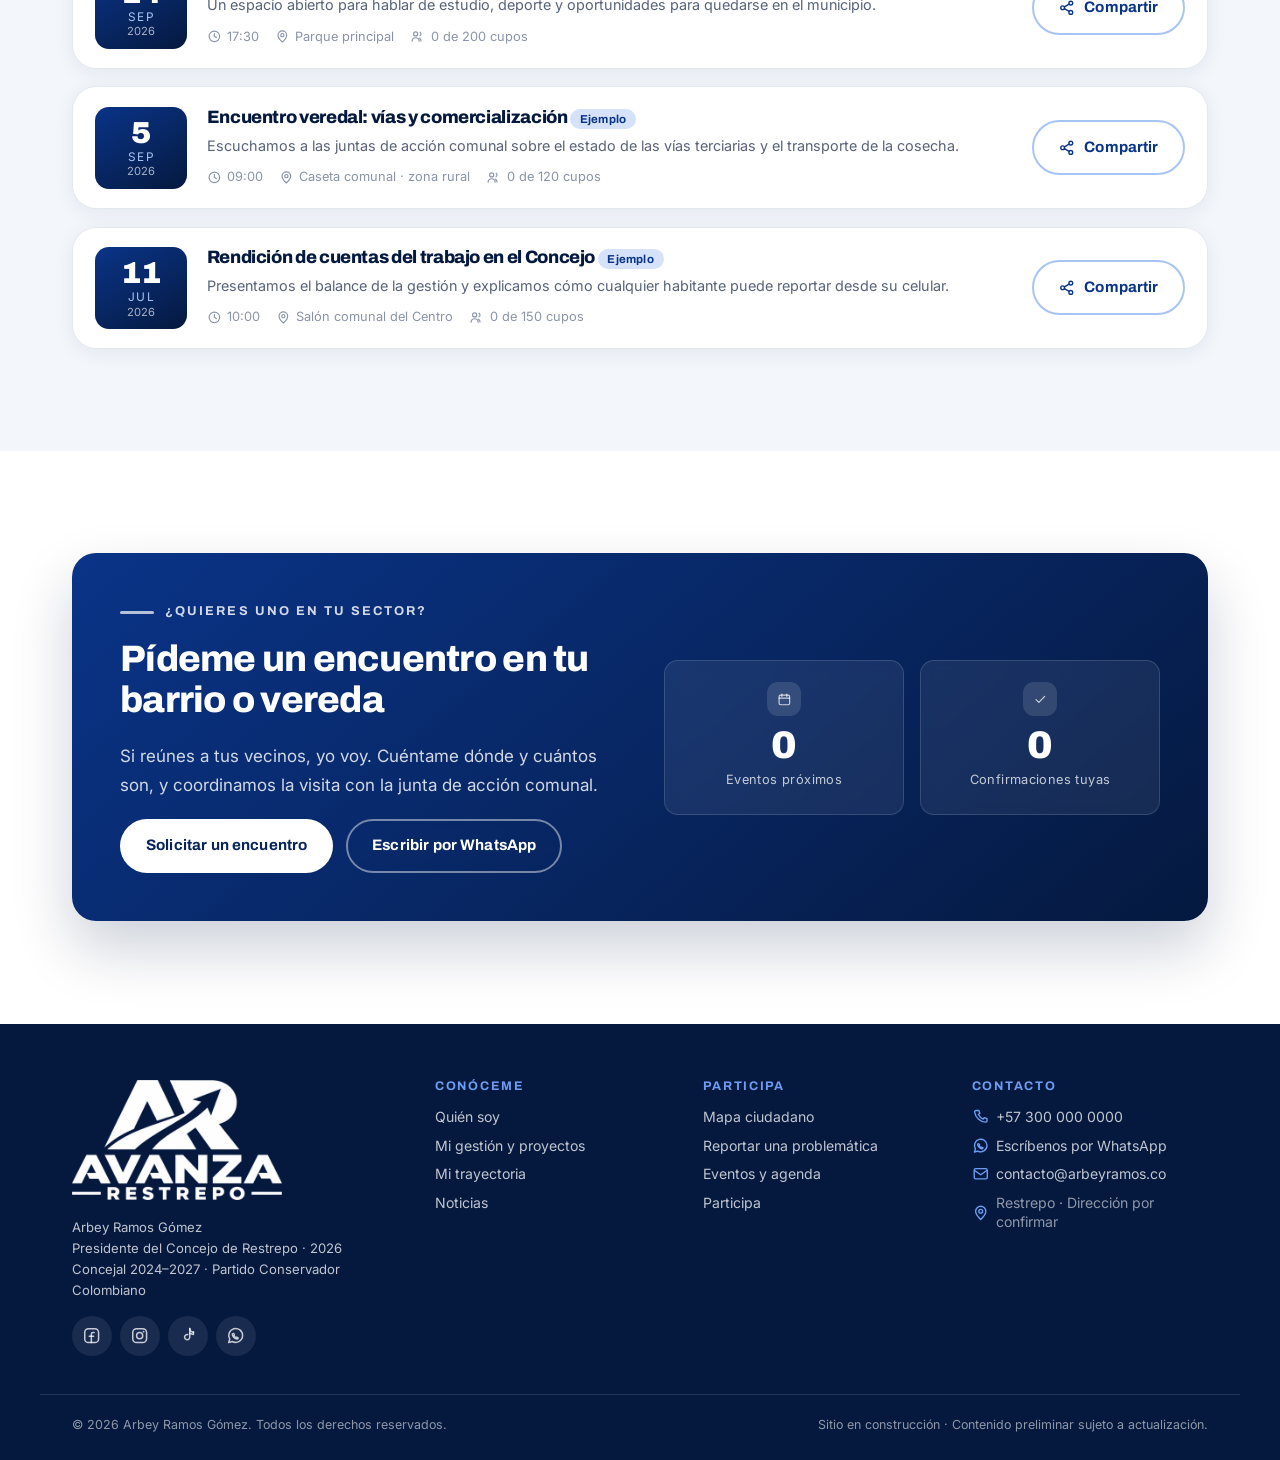
<file: eventos.html>
<!doctype html>
<html lang="es">
<head>
  <meta charset="utf-8" />
  <meta name="viewport" content="width=device-width, initial-scale=1" />
  <title>Agenda y eventos · Arbey Ramos Gómez — Concejo de Restrepo</title>
  <meta name="description" content="Mi agenda es pública: encuentros veredales, jornadas de atención ciudadana y rendición de cuentas. Confirma tu asistencia y te espero. — Arbey Ramos Gómez" />
  <meta name="theme-color" content="#07245C" />

  <meta property="og:type" content="website" />
  <meta property="og:locale" content="es_CO" />
  <meta property="og:title" content="Agenda y eventos · Arbey Ramos Gómez — Concejo de Restrepo" />
  <meta property="og:image" content="assets/img/og-image.jpg?v=2" />
  <meta name="twitter:card" content="summary_large_image" />

  <!-- Las capas del logo de la pantalla de carga: que empiecen a bajar ya, no cuando las pida el script. -->
  <link rel="preload" href="assets/img/carga-a.png" as="image" fetchpriority="high" />
  <link rel="preload" href="assets/img/carga-r.png" as="image" fetchpriority="high" />
  <link rel="preload" href="assets/img/carga-texto.png" as="image" fetchpriority="high" />
  <link rel="icon" href="assets/img/favicon.png" sizes="32x32" />
  <link rel="apple-touch-icon" href="assets/img/icono-apple.png" />
  <link rel="manifest" href="manifest.json" />
  <link rel="preconnect" href="https://fonts.googleapis.com" />
  <link rel="preconnect" href="https://fonts.gstatic.com" crossorigin />
  <link href="https://fonts.googleapis.com/css2?family=Archivo:wght@500;600;700;800;900&family=Inter:wght@400;500;600;700&display=swap" rel="stylesheet" />
  <link rel="stylesheet" href="assets/css/styles.css" />
  <link rel="stylesheet" href="assets/css/plataforma.css" />
</head>
<body>
  <!-- Pantalla de carga. Va primero y sin defer: se pinta antes que nada. -->
  <script src="assets/js/carga.js"></script>

  <a class="skip-link" href="#contenido">Saltar al contenido</a>
  <div id="app-header"></div>

  <main id="contenido">
    <section class="page-hero">
      <div class="wrap">
        <nav class="migas" aria-label="Ruta"><a href="/">Inicio</a> · <span>Eventos</span></nav>
        <h1>Mi agenda es pública</h1>
        <p class="lead">
          Dónde estoy y cuándo. Confirma tu asistencia para que sepamos cuántos somos,
          agrega el evento a tu calendario y llega con tus vecinos. Te espero.
        </p>
        <div class="page-hero__cta">
          <a class="btn btn--claro btn--lg" href="#proximos">Ver próximos encuentros</a>
          <a class="btn btn--ghost btn--lg" href="/voz">Contarte mi problemática</a>
        </div>
      </div>
    </section>

    <section class="section" id="proximos">
      <div class="wrap">
        <header class="section__head reveal">
          <p class="eyebrow eyebrow--dark"><span class="eyebrow__bar" aria-hidden="true"></span> Próximos</p>
          <h2 class="h2">Encuentros que vienen</h2>
          <p class="section__lead">Todos mis eventos son abiertos y gratuitos. No necesitas invitación.</p>
        </header>
        <div class="eventos" id="lista-proximos"></div>
      </div>
    </section>

    <section class="section section--alt">
      <div class="wrap">
        <header class="section__head reveal">
          <p class="eyebrow eyebrow--dark"><span class="eyebrow__bar" aria-hidden="true"></span> Ya pasaron</p>
          <h2 class="h2">Dónde he estado</h2>
          <p class="section__lead">El registro de cada encuentro que he hecho contigo y con tu comunidad.</p>
        </header>
        <div class="eventos" id="lista-pasados"></div>
      </div>
    </section>

    <section class="section">
      <div class="wrap">
        <div class="destacado reveal">
          <div>
            <p class="eyebrow"><span class="eyebrow__bar" aria-hidden="true"></span> ¿Quieres uno en tu sector?</p>
            <h2>Pídeme un encuentro en tu barrio o vereda</h2>
            <p>
              Si reúnes a tus vecinos, yo voy. Cuéntame dónde y cuántos son,
              y coordinamos la visita con la junta de acción comunal.
            </p>
            <div class="destacado__acciones">
              <button class="btn btn--claro" id="btn-pedir">Solicitar un encuentro</button>
              <a class="btn btn--ghost" href="https://wa.me/" id="wa-directo" target="_blank" rel="noopener">Escribir por WhatsApp</a>
            </div>
          </div>
          <div class="tablero">
            <div class="tablero__item"><b id="n-proximos">0</b><span>Eventos próximos</span></div>
            <div class="tablero__item"><b id="n-confirmados">0</b><span>Confirmaciones tuyas</span></div>
          </div>
        </div>
      </div>
    </section>
  </main>

  <div id="app-footer"></div>

  <script src="assets/js/config.js" defer></script>
  <script src="assets/js/contenido.js" defer></script>
  <script src="assets/js/store.js" defer></script>
  <script src="assets/js/ui.js" defer></script>
  <script src="assets/js/eventos.js" defer></script>
</body>
</html>
</file>
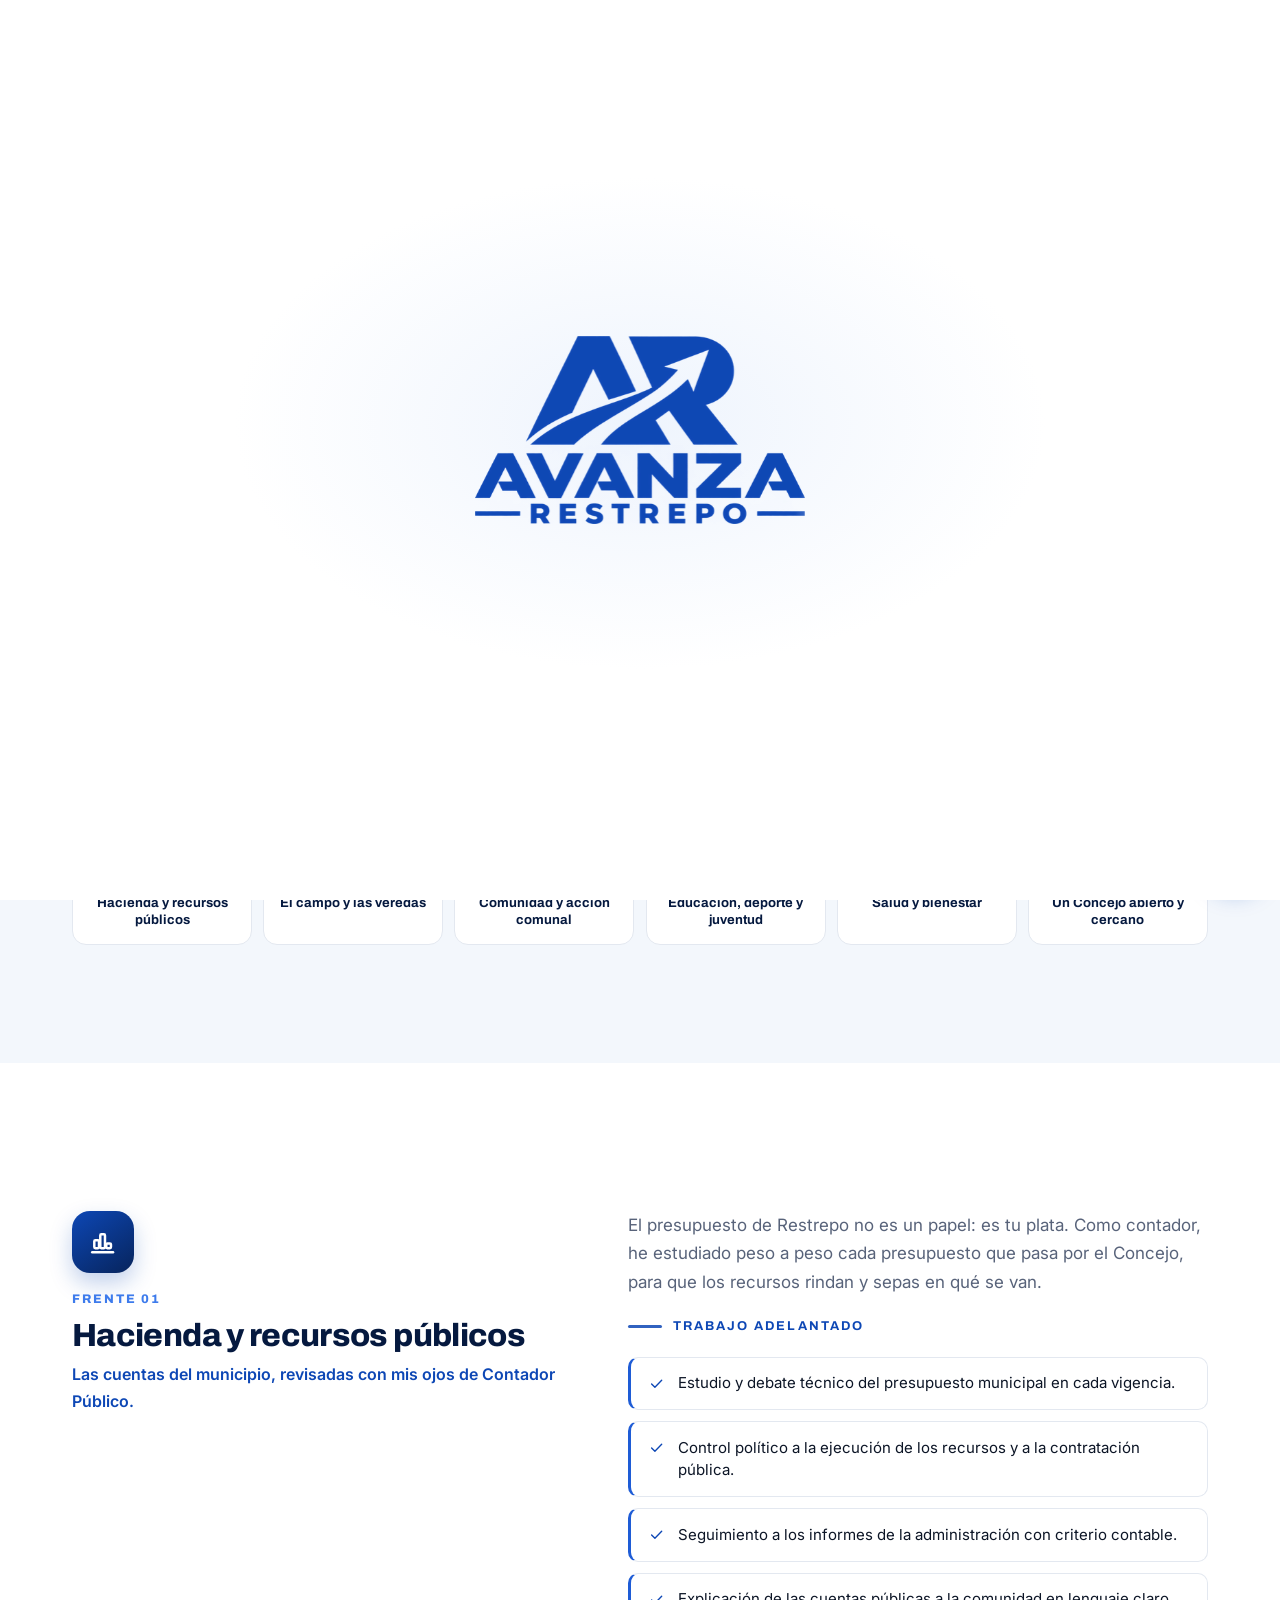
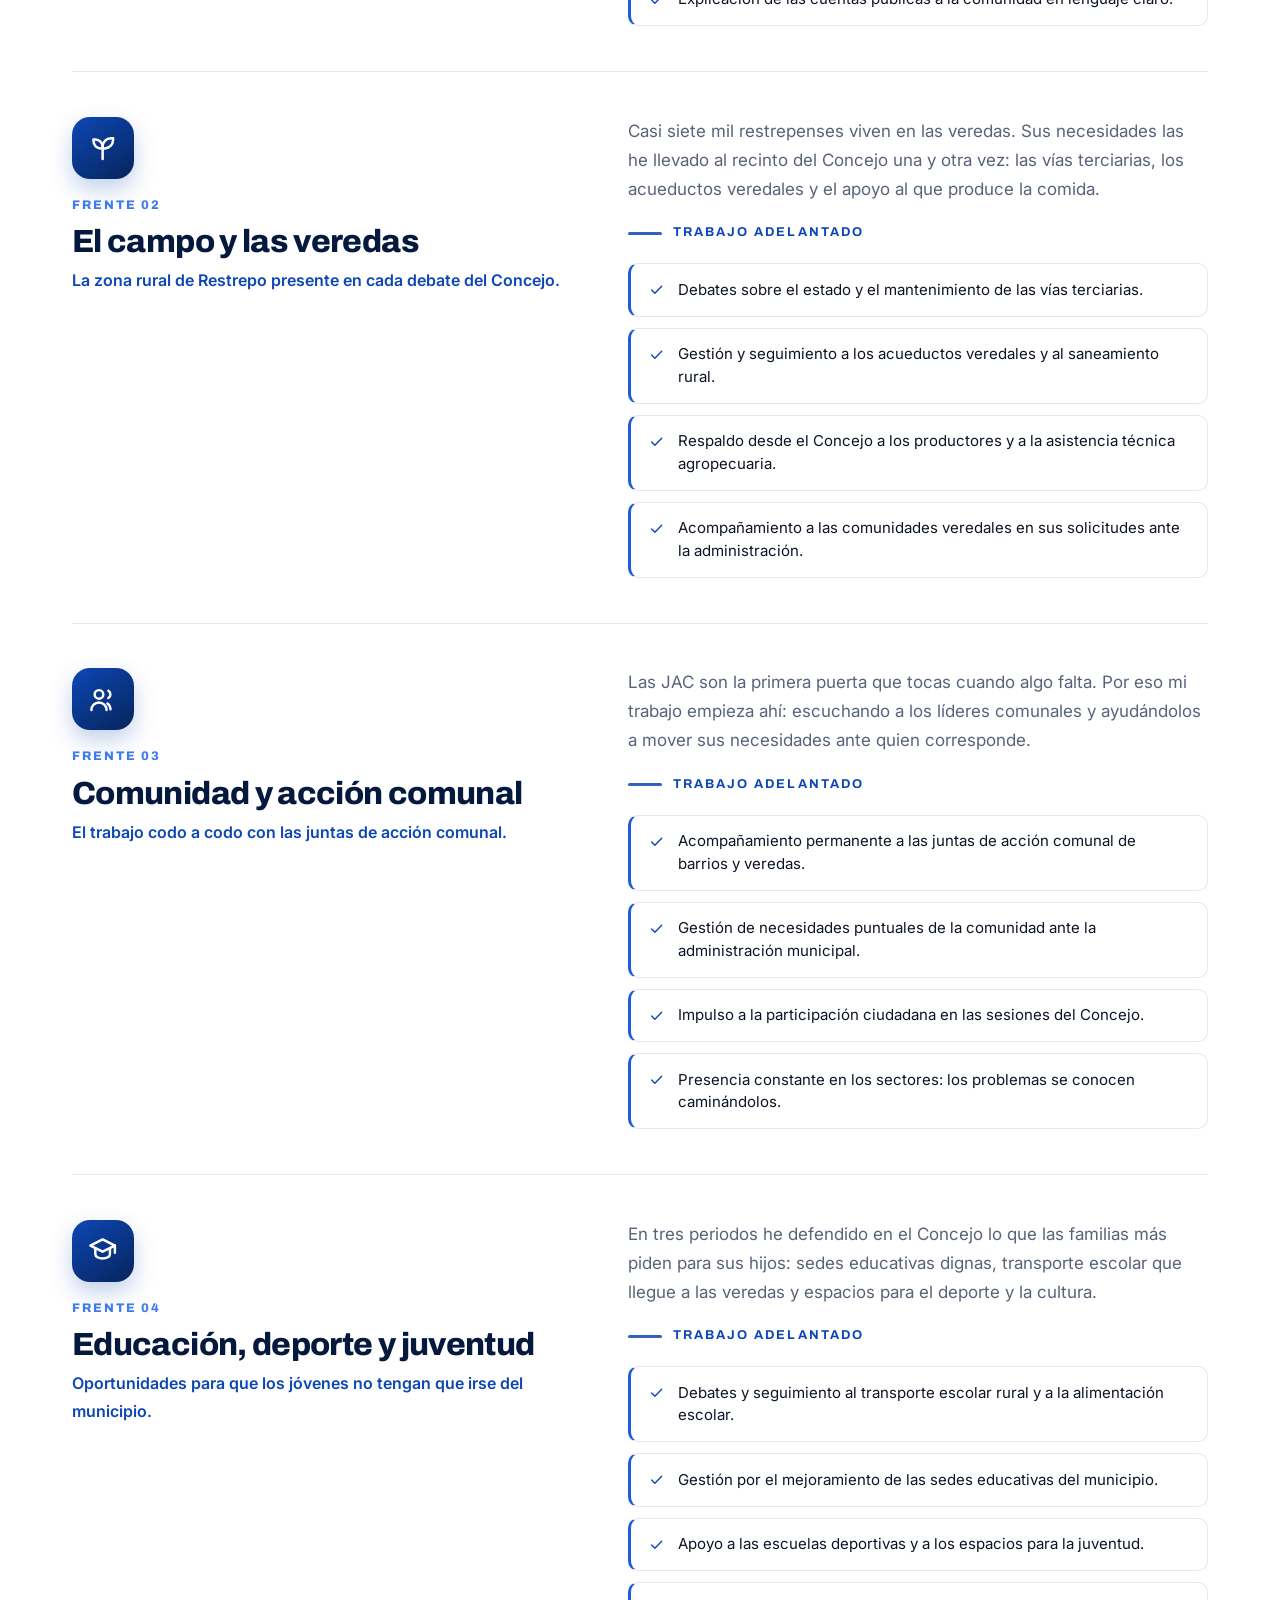
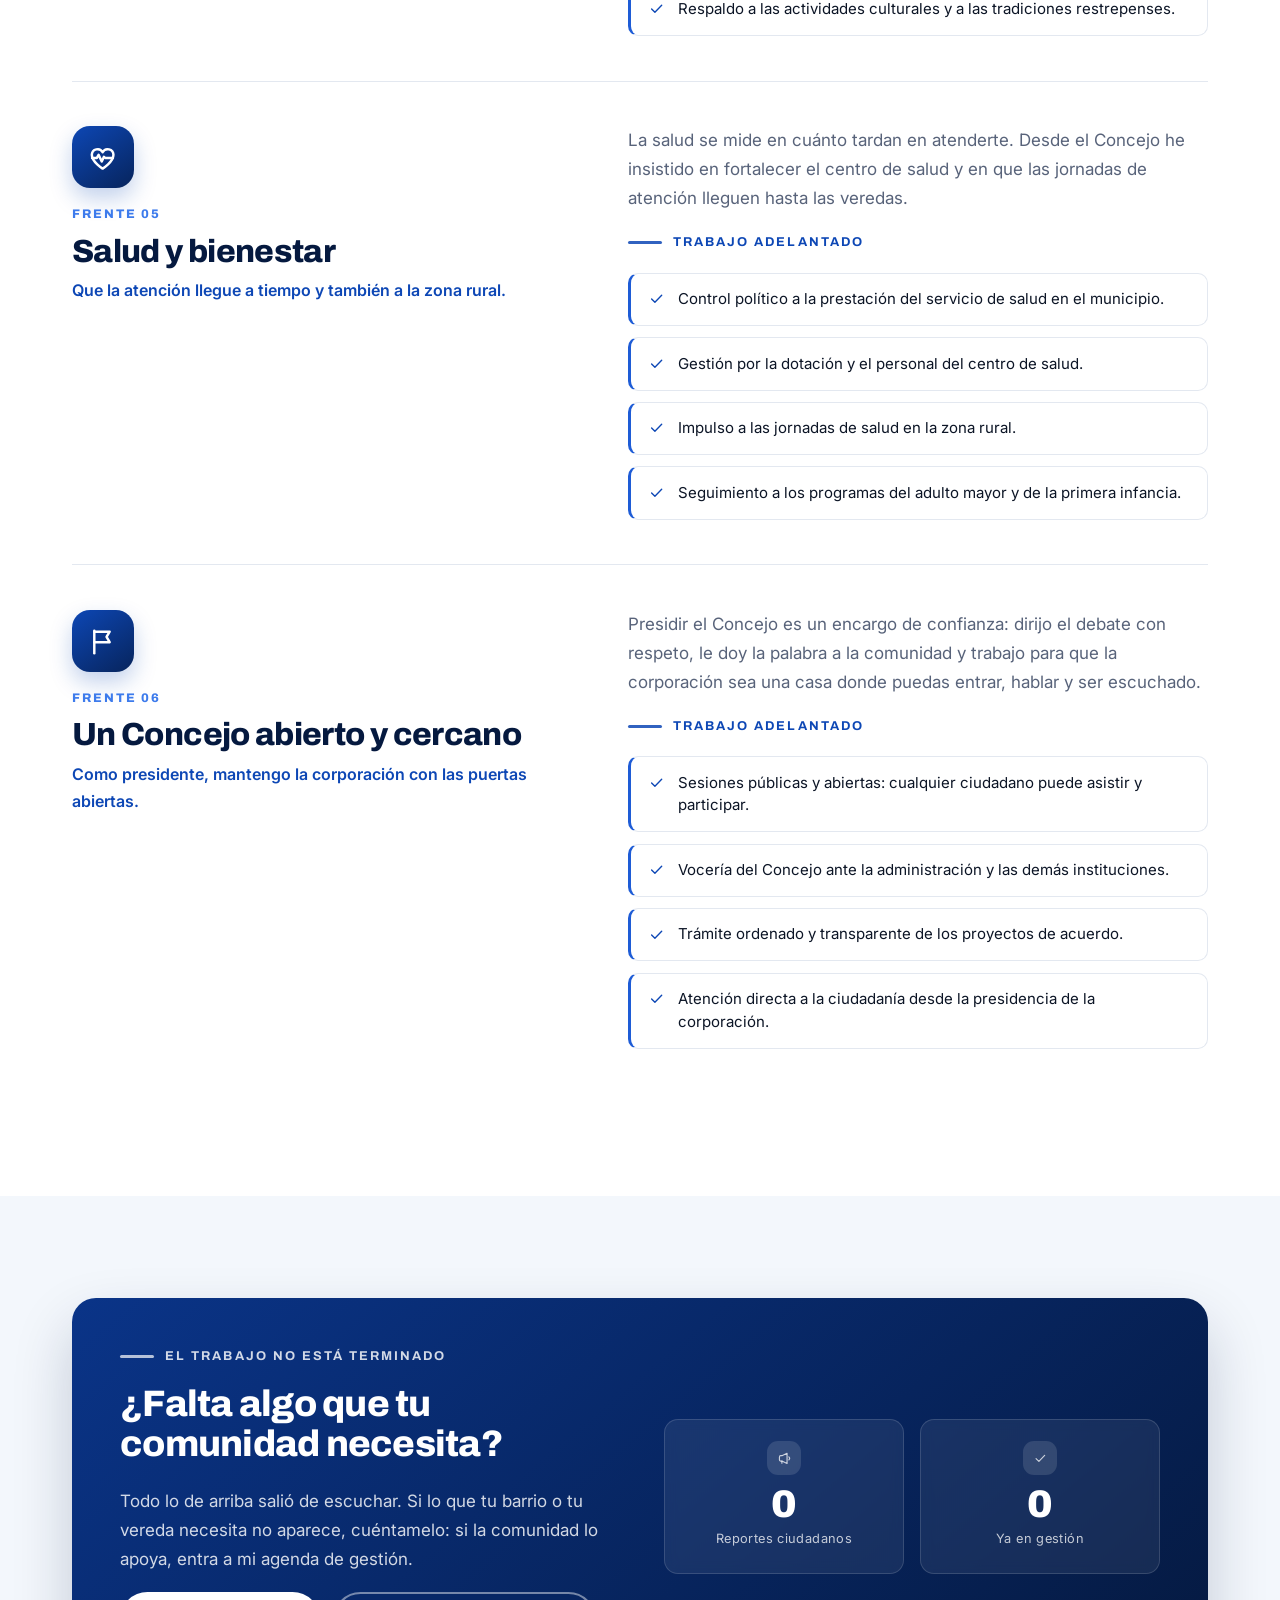
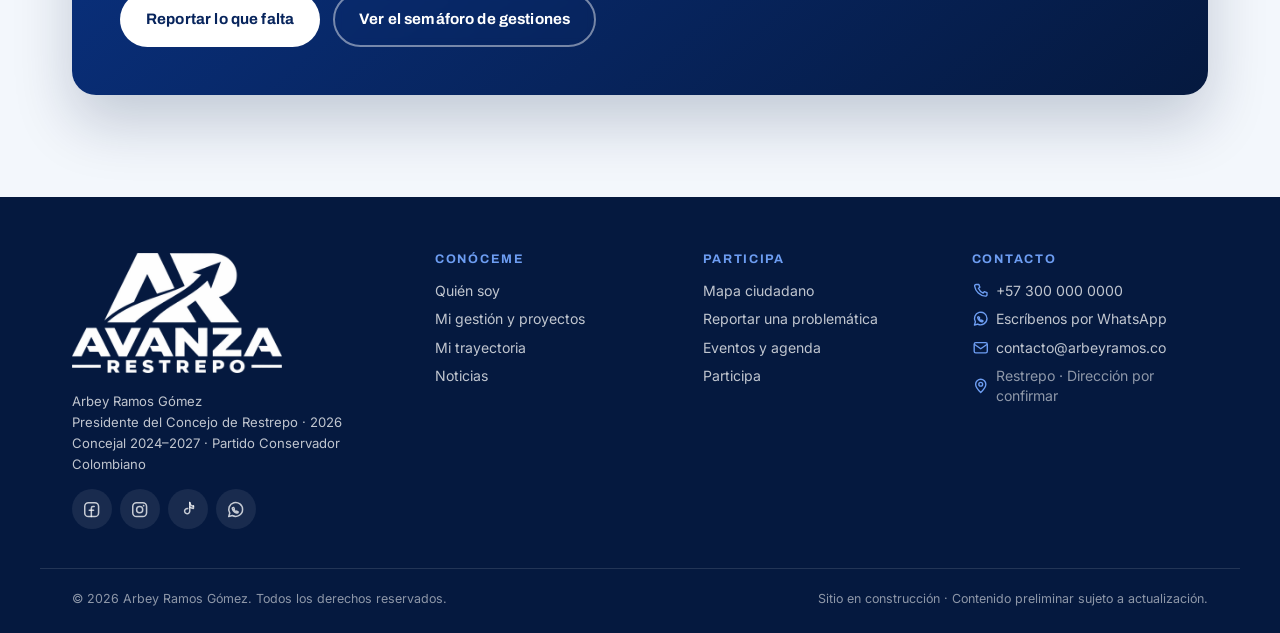
<file: gestion.html>
<!doctype html>
<html lang="es">
<head>
  <meta charset="utf-8" />
  <meta name="viewport" content="width=device-width, initial-scale=1" />
  <title>Mi gestión y proyectos · Arbey Ramos Gómez</title>
  <meta name="description" content="Soy Arbey Ramos Gómez y esta es mi gestión en el Concejo de Restrepo: tres periodos de trabajo en hacienda, campo, comunidad, educación y salud, con acciones concretas por frente." />
  <meta name="theme-color" content="#07245C" />

  <meta property="og:type" content="website" />
  <meta property="og:locale" content="es_CO" />
  <meta property="og:title" content="Mi gestión y proyectos · Arbey Ramos Gómez" />
  <meta property="og:image" content="assets/img/og-image.jpg?v=2" />
  <meta name="twitter:card" content="summary_large_image" />

  <!-- Las capas del logo de la pantalla de carga: que empiecen a bajar ya, no cuando las pida el script. -->
  <link rel="preload" href="assets/img/carga-a.png" as="image" fetchpriority="high" />
  <link rel="preload" href="assets/img/carga-r.png" as="image" fetchpriority="high" />
  <link rel="preload" href="assets/img/carga-texto.png" as="image" fetchpriority="high" />
  <link rel="icon" href="assets/img/favicon.png" sizes="32x32" />
  <link rel="apple-touch-icon" href="assets/img/icono-apple.png" />
  <link rel="manifest" href="manifest.json" />
  <link rel="preconnect" href="https://fonts.googleapis.com" />
  <link rel="preconnect" href="https://fonts.gstatic.com" crossorigin />
  <link href="https://fonts.googleapis.com/css2?family=Archivo:wght@500;600;700;800;900&family=Inter:wght@400;500;600;700&display=swap" rel="stylesheet" />
  <link rel="stylesheet" href="assets/css/styles.css" />
  <link rel="stylesheet" href="assets/css/plataforma.css" />
</head>
<body>
  <!-- Pantalla de carga. Va primero y sin defer: se pinta antes que nada. -->
  <script src="assets/js/carga.js"></script>

  <a class="skip-link" href="#contenido">Saltar al contenido</a>
  <div id="app-header"></div>

  <main id="contenido">
    <section class="page-hero">
      <div class="wrap">
        <nav class="migas" aria-label="Ruta"><a href="/">Inicio</a> · <span>Mi gestión</span></nav>
        <h1>Mi gestión y proyectos</h1>
        <p class="lead">
          Tres periodos como concejal y la presidencia del Concejo no se cuentan con
          discursos: se cuentan con trabajo. Estos son los seis frentes en los que he
          puesto mi esfuerzo, y siguen abiertos con lo que tú reportas en el mapa.
        </p>
        <div class="page-hero__cta">
          <a class="btn btn--claro btn--lg" href="/voz#reportar">Cuéntame una necesidad</a>
          <a class="btn btn--ghost btn--lg" href="#ejes">Ver los seis frentes</a>
        </div>
      </div>
    </section>

    <!-- ============ ÍNDICE DE FRENTES ============ -->
    <section class="section section--alt" id="ejes">
      <div class="wrap">
        <header class="section__head reveal">
          <p class="eyebrow eyebrow--dark"><span class="eyebrow__bar" aria-hidden="true"></span> Los frentes</p>
          <h2 class="h2">¿Qué te interesa?</h2>
          <p class="section__lead">Toca un frente para ir directo al trabajo que he adelantado.</p>
        </header>
        <div class="ejes-indice" id="indice"></div>
      </div>
    </section>

    <!-- ============ DETALLE DE CADA FRENTE ============ -->
    <section class="section">
      <div class="wrap" id="ejes-detalle"></div>
    </section>

    <!-- ============ CIERRE ============ -->
    <section class="section section--alt">
      <div class="wrap">
        <div class="destacado reveal">
          <div>
            <p class="eyebrow"><span class="eyebrow__bar" aria-hidden="true"></span> El trabajo no está terminado</p>
            <h2>¿Falta algo que tu comunidad necesita?</h2>
            <p>
              Todo lo de arriba salió de escuchar. Si lo que tu barrio o tu vereda
              necesita no aparece, cuéntamelo: si la comunidad lo apoya, entra a mi
              agenda de gestión.
            </p>
            <div class="destacado__acciones">
              <a class="btn btn--claro" href="/voz#reportar">Reportar lo que falta</a>
              <a class="btn btn--ghost" href="/logros">Ver el semáforo de gestiones</a>
            </div>
          </div>
          <div class="tablero">
            <div class="tablero__item"><b data-stat="reportes">0</b><span>Reportes ciudadanos</span></div>
            <div class="tablero__item"><b data-stat="atendidos">0</b><span>Ya en gestión</span></div>
          </div>
        </div>
      </div>
    </section>
  </main>

  <div id="app-footer"></div>

  <script src="assets/js/config.js" defer></script>
  <script src="assets/js/contenido.js" defer></script>
  <script src="assets/js/store.js" defer></script>
  <script src="assets/js/ui.js" defer></script>
  <script src="assets/js/gestion.js" defer></script>
</body>
</html>
</file>
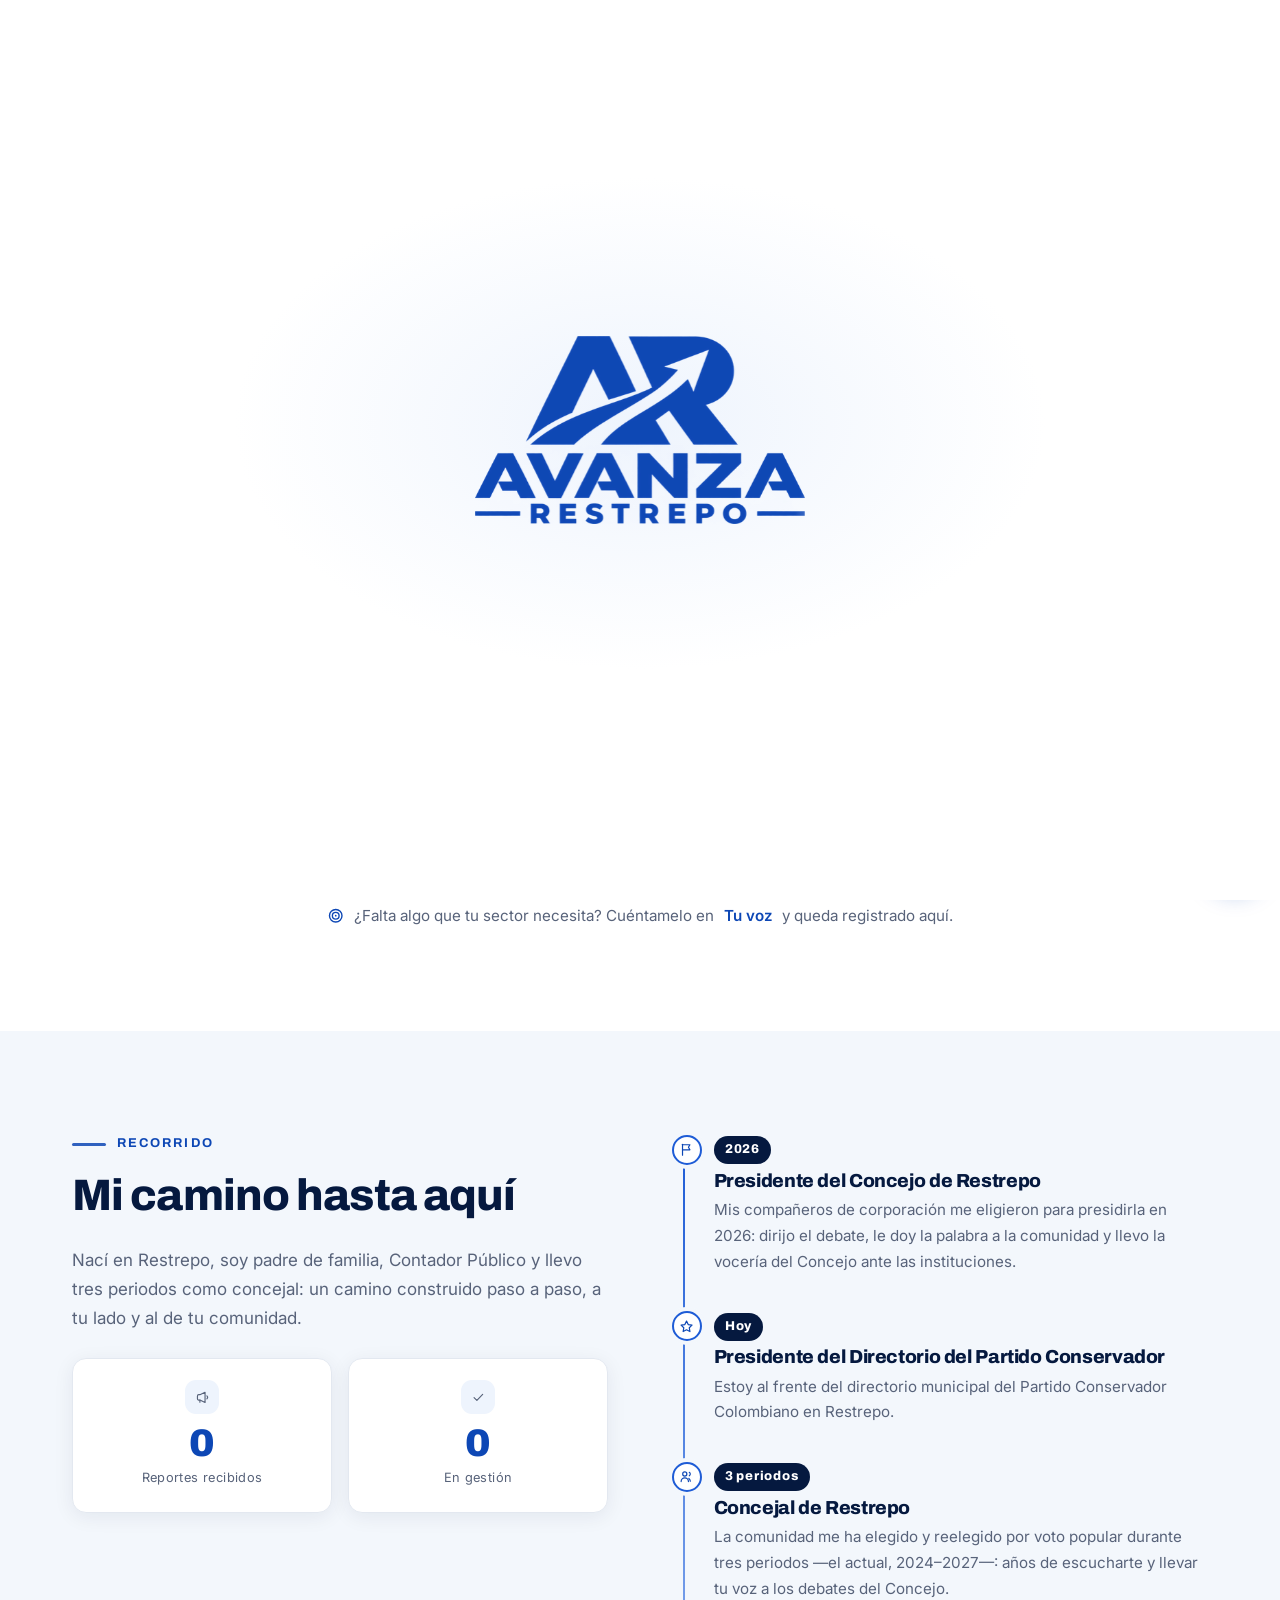
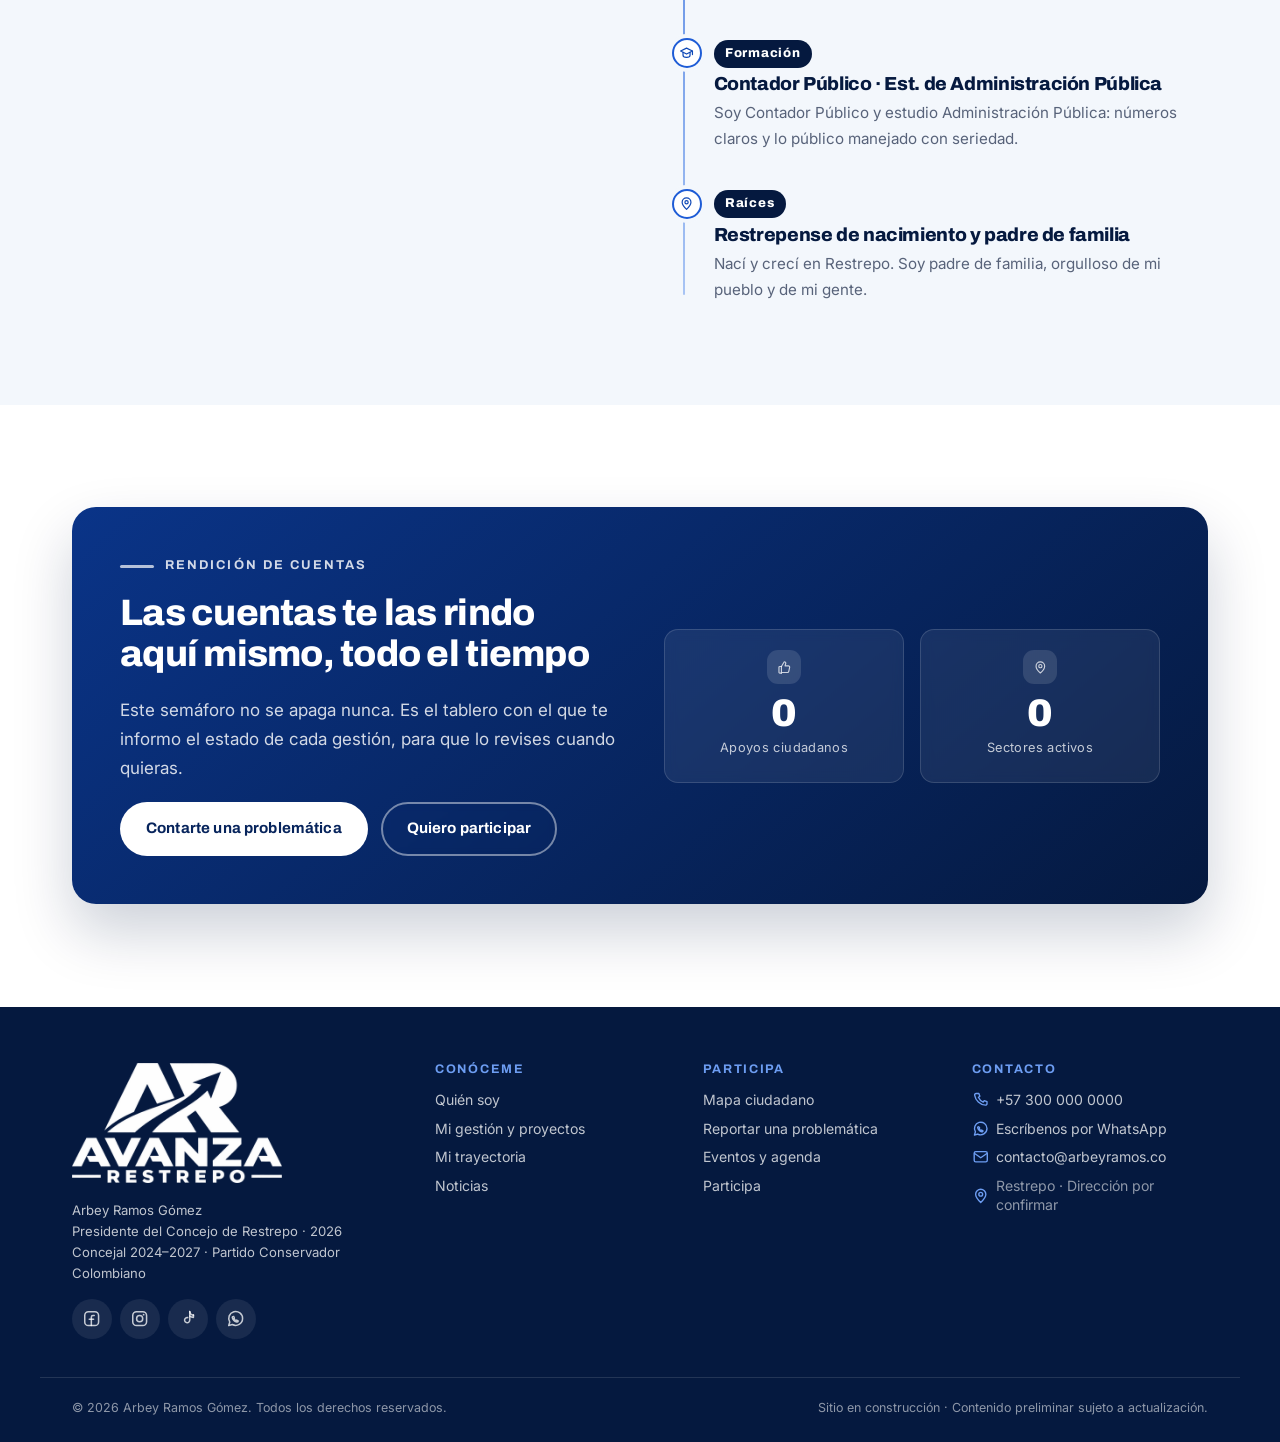
<file: logros.html>
<!doctype html>
<html lang="es">
<head>
  <meta charset="utf-8" />
  <meta name="viewport" content="width=device-width, initial-scale=1" />
  <title>Mi trayectoria · Arbey Ramos Gómez</title>
  <meta name="description" content="Soy Arbey Ramos Gómez y este es mi camino: tres periodos como concejal, la presidencia del Concejo de Restrepo 2026 y el semáforo público con el estado de cada gestión." />
  <meta name="theme-color" content="#07245C" />

  <meta property="og:type" content="website" />
  <meta property="og:locale" content="es_CO" />
  <meta property="og:title" content="Mi trayectoria · Arbey Ramos Gómez" />
  <meta property="og:image" content="assets/img/og-image.jpg?v=2" />
  <meta name="twitter:card" content="summary_large_image" />

  <!-- Las capas del logo de la pantalla de carga: que empiecen a bajar ya, no cuando las pida el script. -->
  <link rel="preload" href="assets/img/carga-a.png" as="image" fetchpriority="high" />
  <link rel="preload" href="assets/img/carga-r.png" as="image" fetchpriority="high" />
  <link rel="preload" href="assets/img/carga-texto.png" as="image" fetchpriority="high" />
  <link rel="icon" href="assets/img/favicon.png" sizes="32x32" />
  <link rel="apple-touch-icon" href="assets/img/icono-apple.png" />
  <link rel="manifest" href="manifest.json" />
  <link rel="preconnect" href="https://fonts.googleapis.com" />
  <link rel="preconnect" href="https://fonts.gstatic.com" crossorigin />
  <link href="https://fonts.googleapis.com/css2?family=Archivo:wght@500;600;700;800;900&family=Inter:wght@400;500;600;700&display=swap" rel="stylesheet" />
  <link rel="stylesheet" href="assets/css/styles.css" />
  <link rel="stylesheet" href="assets/css/plataforma.css" />
</head>
<body>
  <!-- Pantalla de carga. Va primero y sin defer: se pinta antes que nada. -->
  <script src="assets/js/carga.js"></script>

  <a class="skip-link" href="#contenido">Saltar al contenido</a>
  <div id="app-header"></div>

  <main id="contenido">
    <section class="page-hero">
      <div class="wrap">
        <nav class="migas" aria-label="Ruta"><a href="/">Inicio</a> · <span>Mi trayectoria</span></nav>
        <h1>Mi trayectoria y mis gestiones</h1>
        <p class="lead">
          Mi camino y, sobre todo, en qué va cada gestión. Aquí no borro nada:
          cada reporte queda con su estado a la vista de todo el municipio.
        </p>
      </div>
    </section>

    <!-- ============ SEMÁFORO ============ -->
    <section class="section">
      <div class="wrap">
        <header class="section__head reveal">
          <p class="eyebrow eyebrow--dark"><span class="eyebrow__bar" aria-hidden="true"></span> Transparencia</p>
          <h2 class="h2">Semáforo de gestiones</h2>
          <p class="section__lead">
            Cada problemática que la comunidad reporta pasa por estas cuatro etapas.
            El tablero se actualiza solo con lo que entra por el mapa ciudadano.
          </p>
        </header>

        <div class="semaforo" id="semaforo"></div>

        <p class="note reveal" style="margin-top:2rem">
          <svg class="ico"><use href="#i-target"/></svg>
          ¿Falta algo que tu sector necesita? Cuéntamelo en <a href="/voz" style="color:var(--azul-600);font-weight:600">Tu voz</a> y queda registrado aquí.
        </p>
      </div>
    </section>

    <!-- ============ TRAYECTORIA ============ -->
    <section class="section section--alt">
      <div class="wrap grid-2" style="align-items:start">
        <div class="reveal">
          <p class="eyebrow eyebrow--dark"><span class="eyebrow__bar" aria-hidden="true"></span> Recorrido</p>
          <h2 class="h2">Mi camino hasta aquí</h2>
          <p style="color:var(--gris)">
            Nací en Restrepo, soy padre de familia, Contador Público y llevo tres periodos
            como concejal: un camino construido paso a paso, a tu lado y al de tu comunidad.
          </p>
          <div class="tablero tablero--claro" style="margin-top:1.6rem">
            <div class="tablero__item"><b data-stat="reportes">0</b><span>Reportes recibidos</span></div>
            <div class="tablero__item"><b data-stat="atendidos">0</b><span>En gestión</span></div>
          </div>
        </div>

        <div class="timeline reveal reveal--d1" id="timeline"></div>
      </div>
    </section>

    <!-- ============ CTA ============ -->
    <section class="section">
      <div class="wrap">
        <div class="destacado reveal">
          <div>
            <p class="eyebrow"><span class="eyebrow__bar" aria-hidden="true"></span> Rendición de cuentas</p>
            <h2>Las cuentas te las rindo aquí mismo, todo el tiempo</h2>
            <p>
              Este semáforo no se apaga nunca. Es el tablero con el que te informo
              el estado de cada gestión, para que lo revises cuando quieras.
            </p>
            <div class="destacado__acciones">
              <a class="btn btn--claro" href="/voz#reportar">Contarte una problemática</a>
              <a class="btn btn--ghost" href="/unete">Quiero participar</a>
            </div>
          </div>
          <div class="tablero">
            <div class="tablero__item"><b data-stat="apoyos">0</b><span>Apoyos ciudadanos</span></div>
            <div class="tablero__item"><b data-stat="zonas">0</b><span>Sectores activos</span></div>
          </div>
        </div>
      </div>
    </section>
  </main>

  <div id="app-footer"></div>

  <script src="assets/js/config.js" defer></script>
  <script src="assets/js/contenido.js" defer></script>
  <script src="assets/js/store.js" defer></script>
  <script src="assets/js/ui.js" defer></script>
  <script src="assets/js/logros.js" defer></script>
</body>
</html>
</file>
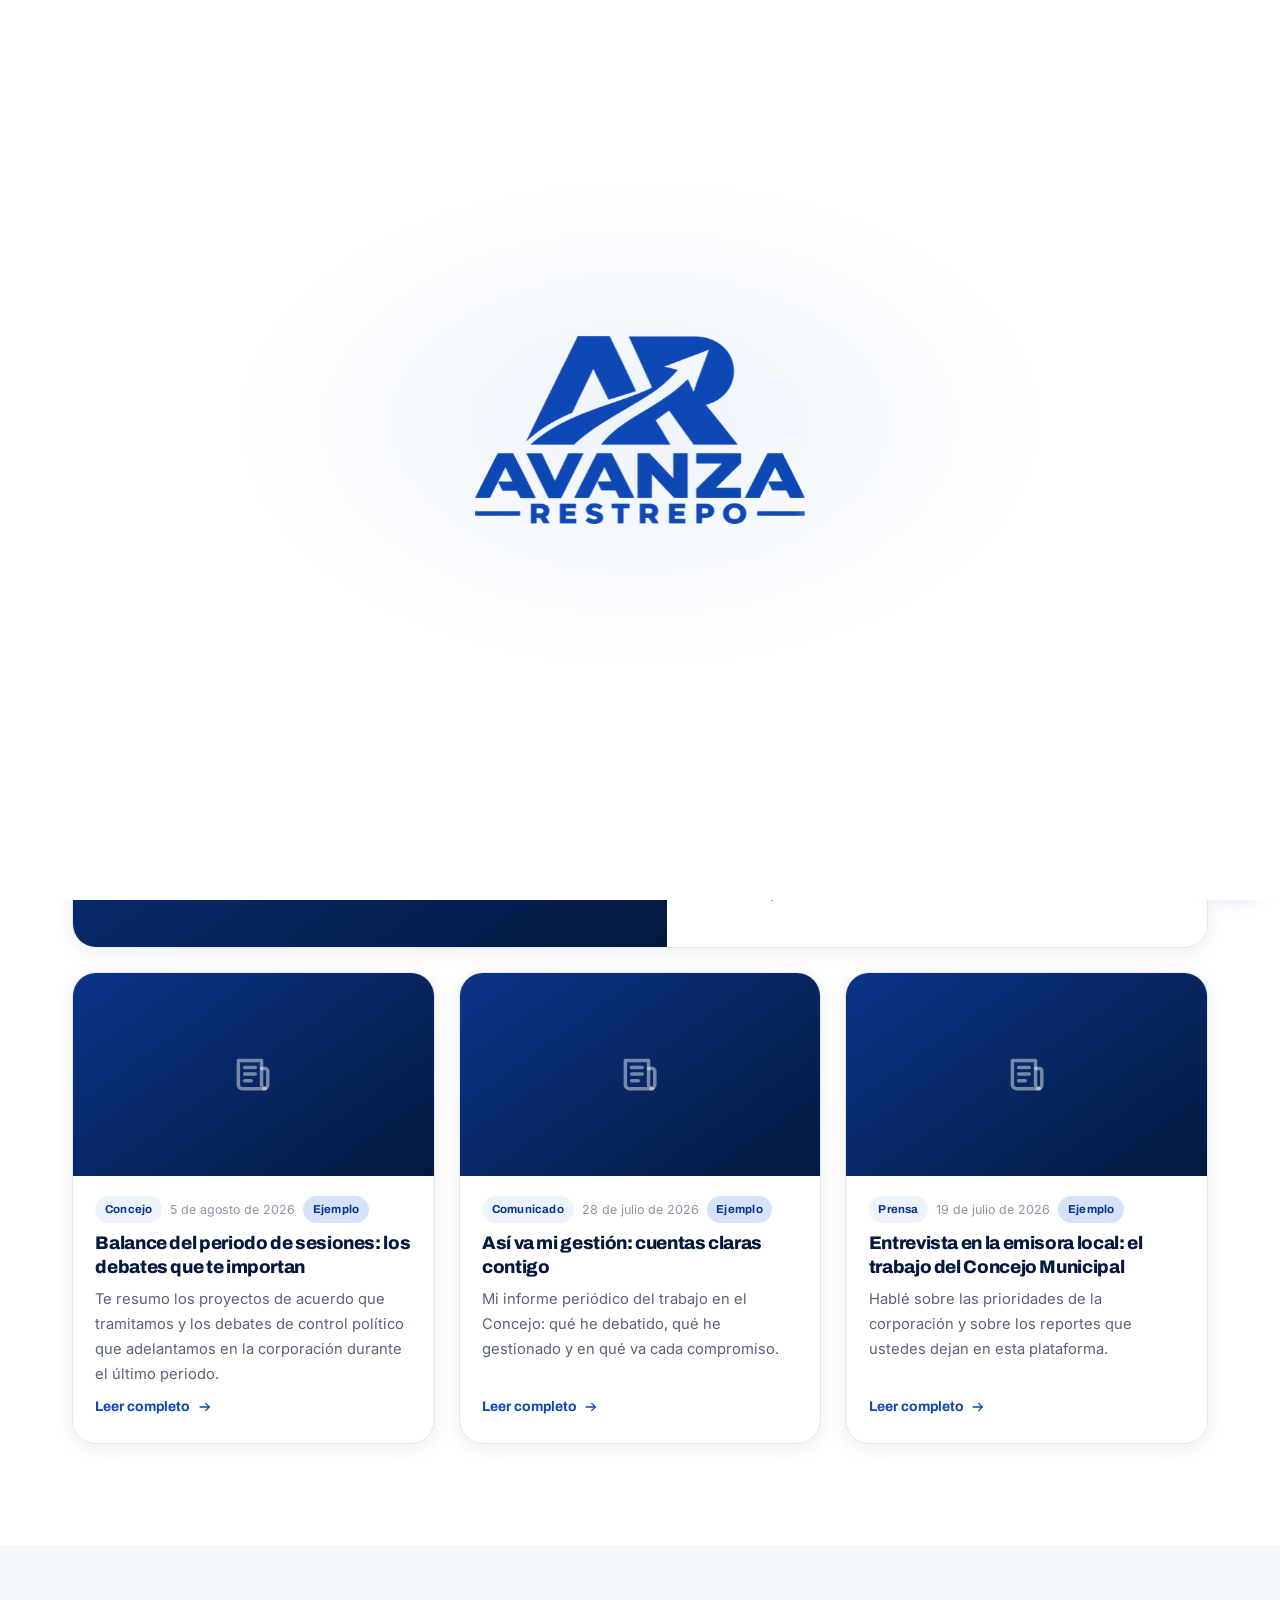
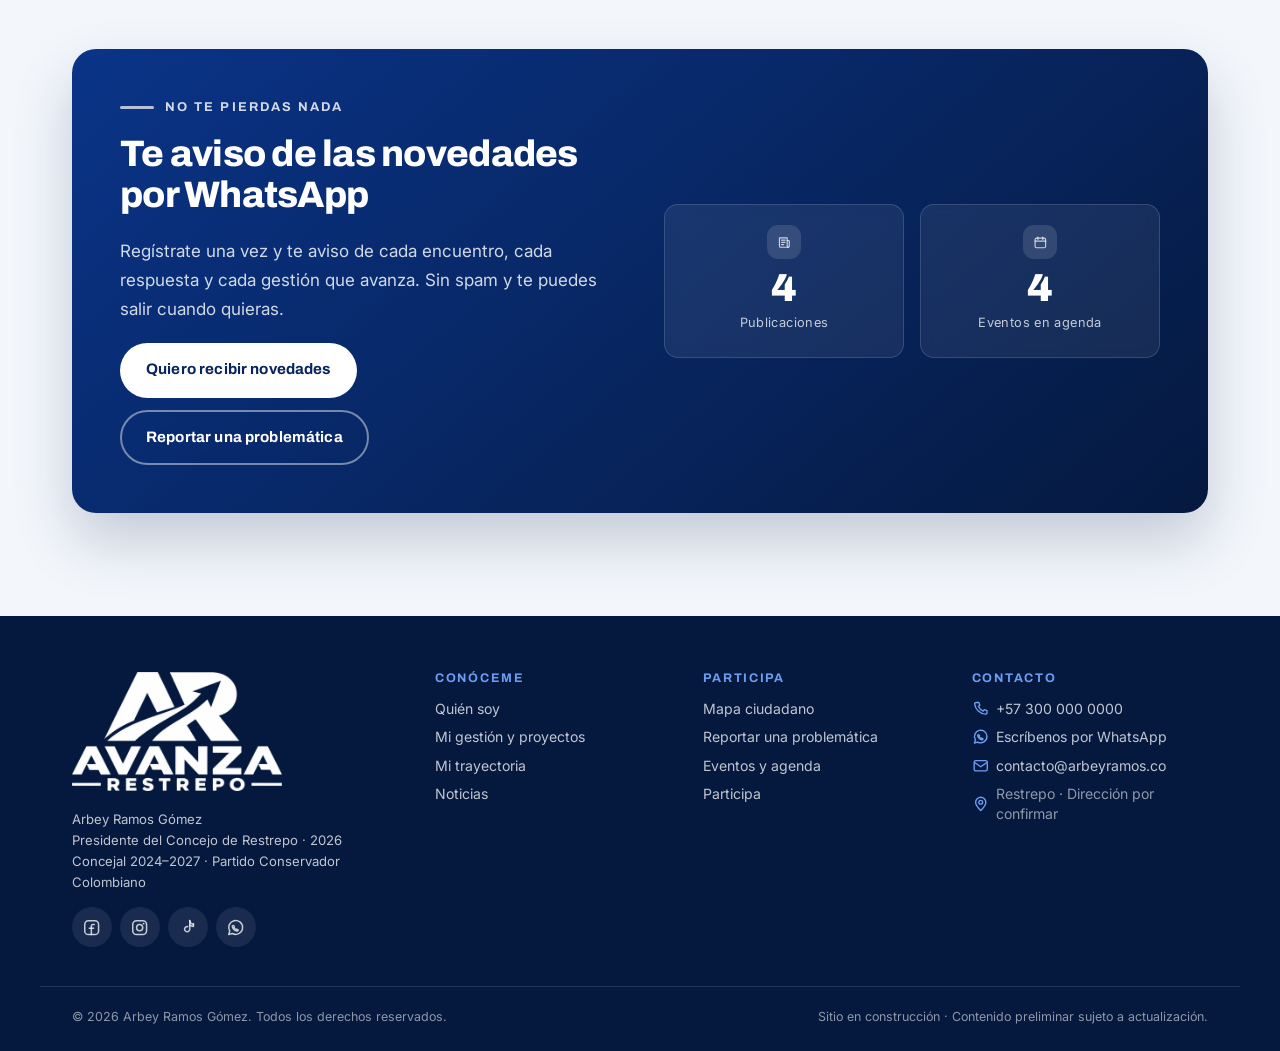
<file: noticias.html>
<!doctype html>
<html lang="es">
<head>
  <meta charset="utf-8" />
  <meta name="viewport" content="width=device-width, initial-scale=1" />
  <title>Noticias · Arbey Ramos Gómez — Concejo de Restrepo</title>
  <meta name="description" content="Soy Arbey Ramos Gómez y aquí te cuento mi trabajo de primera mano: lo que pasa en el Concejo de Restrepo, los recorridos por el territorio y las respuestas a tus reportes." />
  <meta name="theme-color" content="#07245C" />

  <meta property="og:type" content="website" />
  <meta property="og:locale" content="es_CO" />
  <meta property="og:title" content="Noticias · Arbey Ramos Gómez — Concejo de Restrepo" />
  <meta property="og:image" content="assets/img/og-image.jpg?v=2" />
  <meta name="twitter:card" content="summary_large_image" />

  <!-- Las capas del logo de la pantalla de carga: que empiecen a bajar ya, no cuando las pida el script. -->
  <link rel="preload" href="assets/img/carga-a.png" as="image" fetchpriority="high" />
  <link rel="preload" href="assets/img/carga-r.png" as="image" fetchpriority="high" />
  <link rel="preload" href="assets/img/carga-texto.png" as="image" fetchpriority="high" />
  <link rel="icon" href="assets/img/favicon.png" sizes="32x32" />
  <link rel="apple-touch-icon" href="assets/img/icono-apple.png" />
  <link rel="manifest" href="manifest.json" />
  <link rel="preconnect" href="https://fonts.googleapis.com" />
  <link rel="preconnect" href="https://fonts.gstatic.com" crossorigin />
  <link href="https://fonts.googleapis.com/css2?family=Archivo:wght@500;600;700;800;900&family=Inter:wght@400;500;600;700&display=swap" rel="stylesheet" />
  <link rel="stylesheet" href="assets/css/styles.css" />
  <link rel="stylesheet" href="assets/css/plataforma.css" />
</head>
<body>
  <!-- Pantalla de carga. Va primero y sin defer: se pinta antes que nada. -->
  <script src="assets/js/carga.js"></script>

  <a class="skip-link" href="#contenido">Saltar al contenido</a>
  <div id="app-header"></div>

  <main id="contenido">
    <section class="page-hero">
      <div class="wrap">
        <nav class="migas" aria-label="Ruta"><a href="/">Inicio</a> · <span>Noticias</span></nav>
        <h1>Te cuento en qué ando</h1>
        <p class="lead">
          Todo mi trabajo, contado de primera mano: lo que pasa en el Concejo,
          los recorridos por el territorio y las respuestas a tus reportes.
        </p>
      </div>
    </section>

    <section class="section">
      <div class="wrap">
        <div class="filtros" id="filtros-noticias" role="group" aria-label="Filtrar noticias"></div>
        <div class="noticias" id="lista-noticias"></div>
      </div>
    </section>

    <section class="section section--alt">
      <div class="wrap">
        <div class="destacado reveal">
          <div>
            <p class="eyebrow"><span class="eyebrow__bar" aria-hidden="true"></span> No te pierdas nada</p>
            <h2>Te aviso de las novedades por WhatsApp</h2>
            <p>
              Regístrate una vez y te aviso de cada encuentro, cada respuesta y cada gestión
              que avanza. Sin spam y te puedes salir cuando quieras.
            </p>
            <div class="destacado__acciones">
              <button class="btn btn--claro" id="btn-suscribir">Quiero recibir novedades</button>
              <a class="btn btn--ghost" href="/voz#reportar">Reportar una problemática</a>
            </div>
          </div>
          <div class="tablero">
            <div class="tablero__item"><b id="n-noticias">0</b><span>Publicaciones</span></div>
            <div class="tablero__item"><b id="n-eventos">0</b><span>Eventos en agenda</span></div>
          </div>
        </div>
      </div>
    </section>
  </main>

  <div id="app-footer"></div>

  <script src="assets/js/config.js" defer></script>
  <script src="assets/js/contenido.js" defer></script>
  <script src="assets/js/store.js" defer></script>
  <script src="assets/js/ui.js" defer></script>
  <script src="assets/js/noticias.js" defer></script>
</body>
</html>
</file>
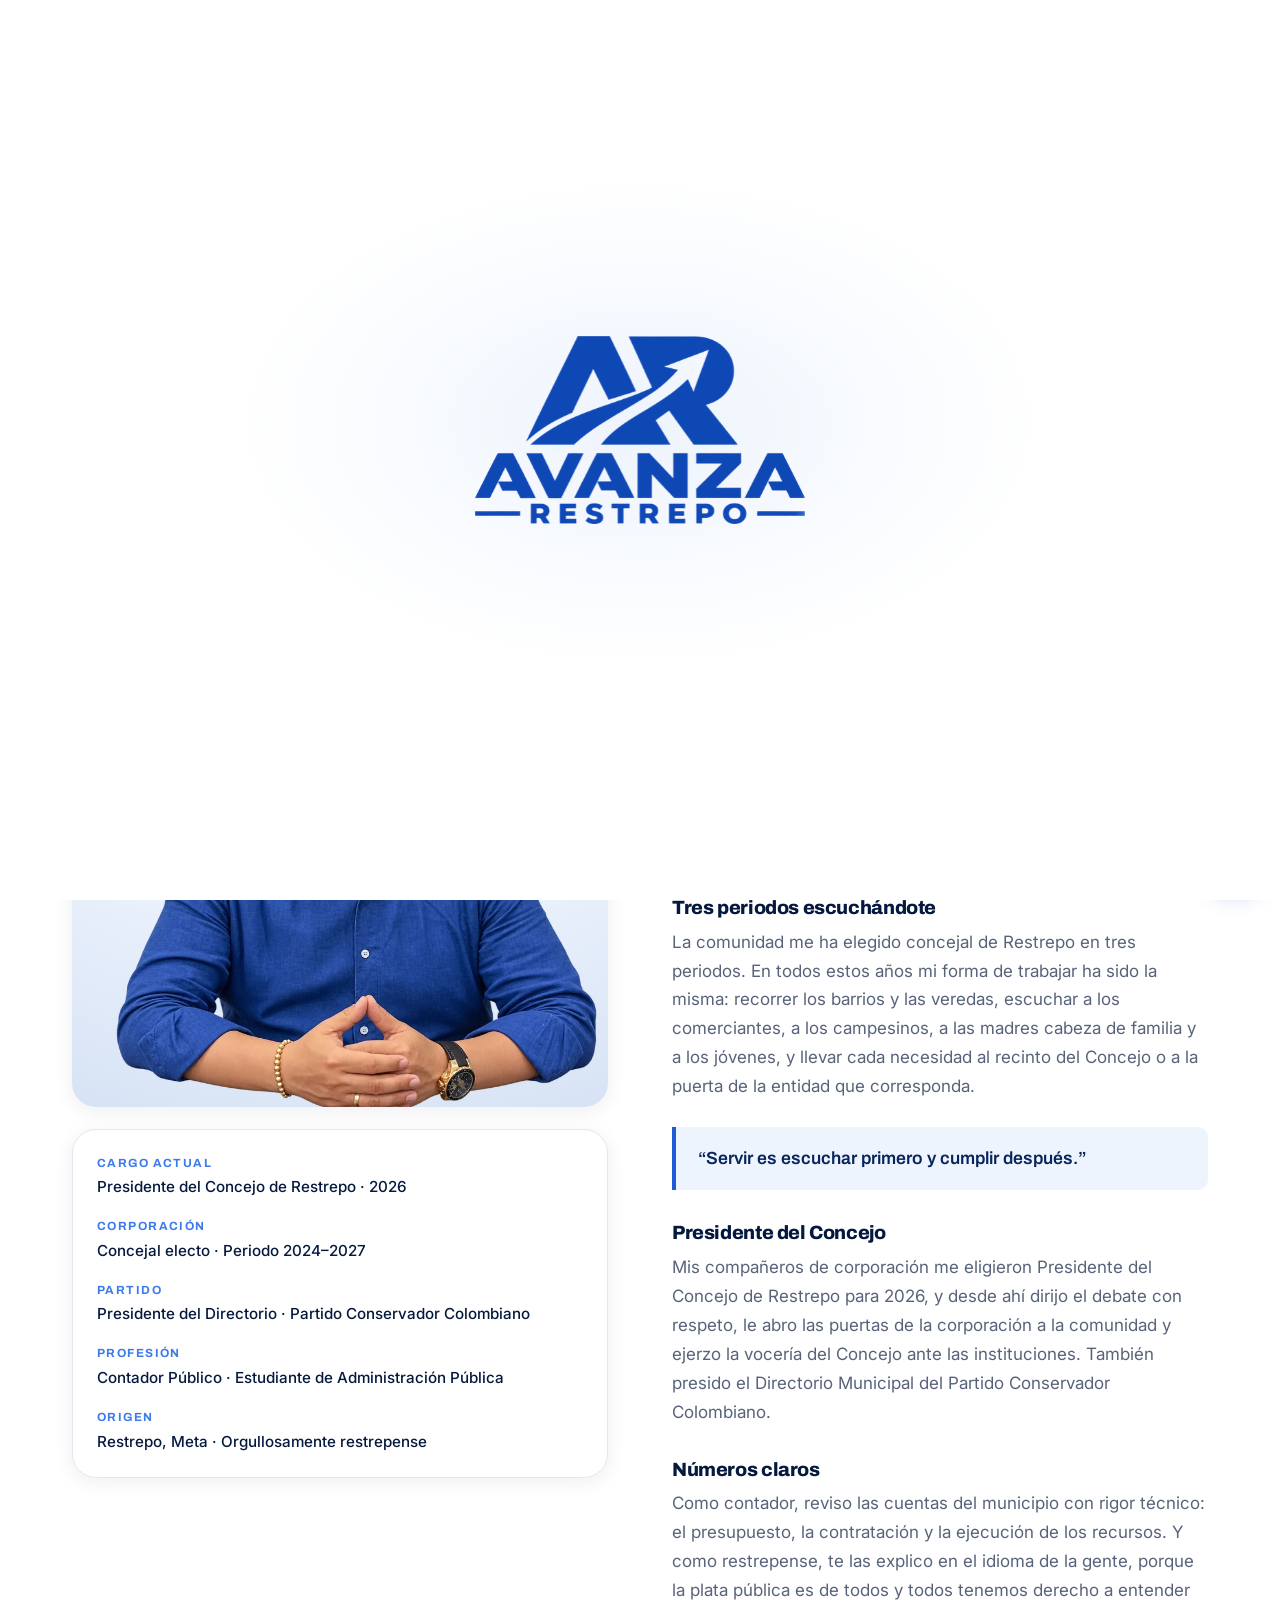
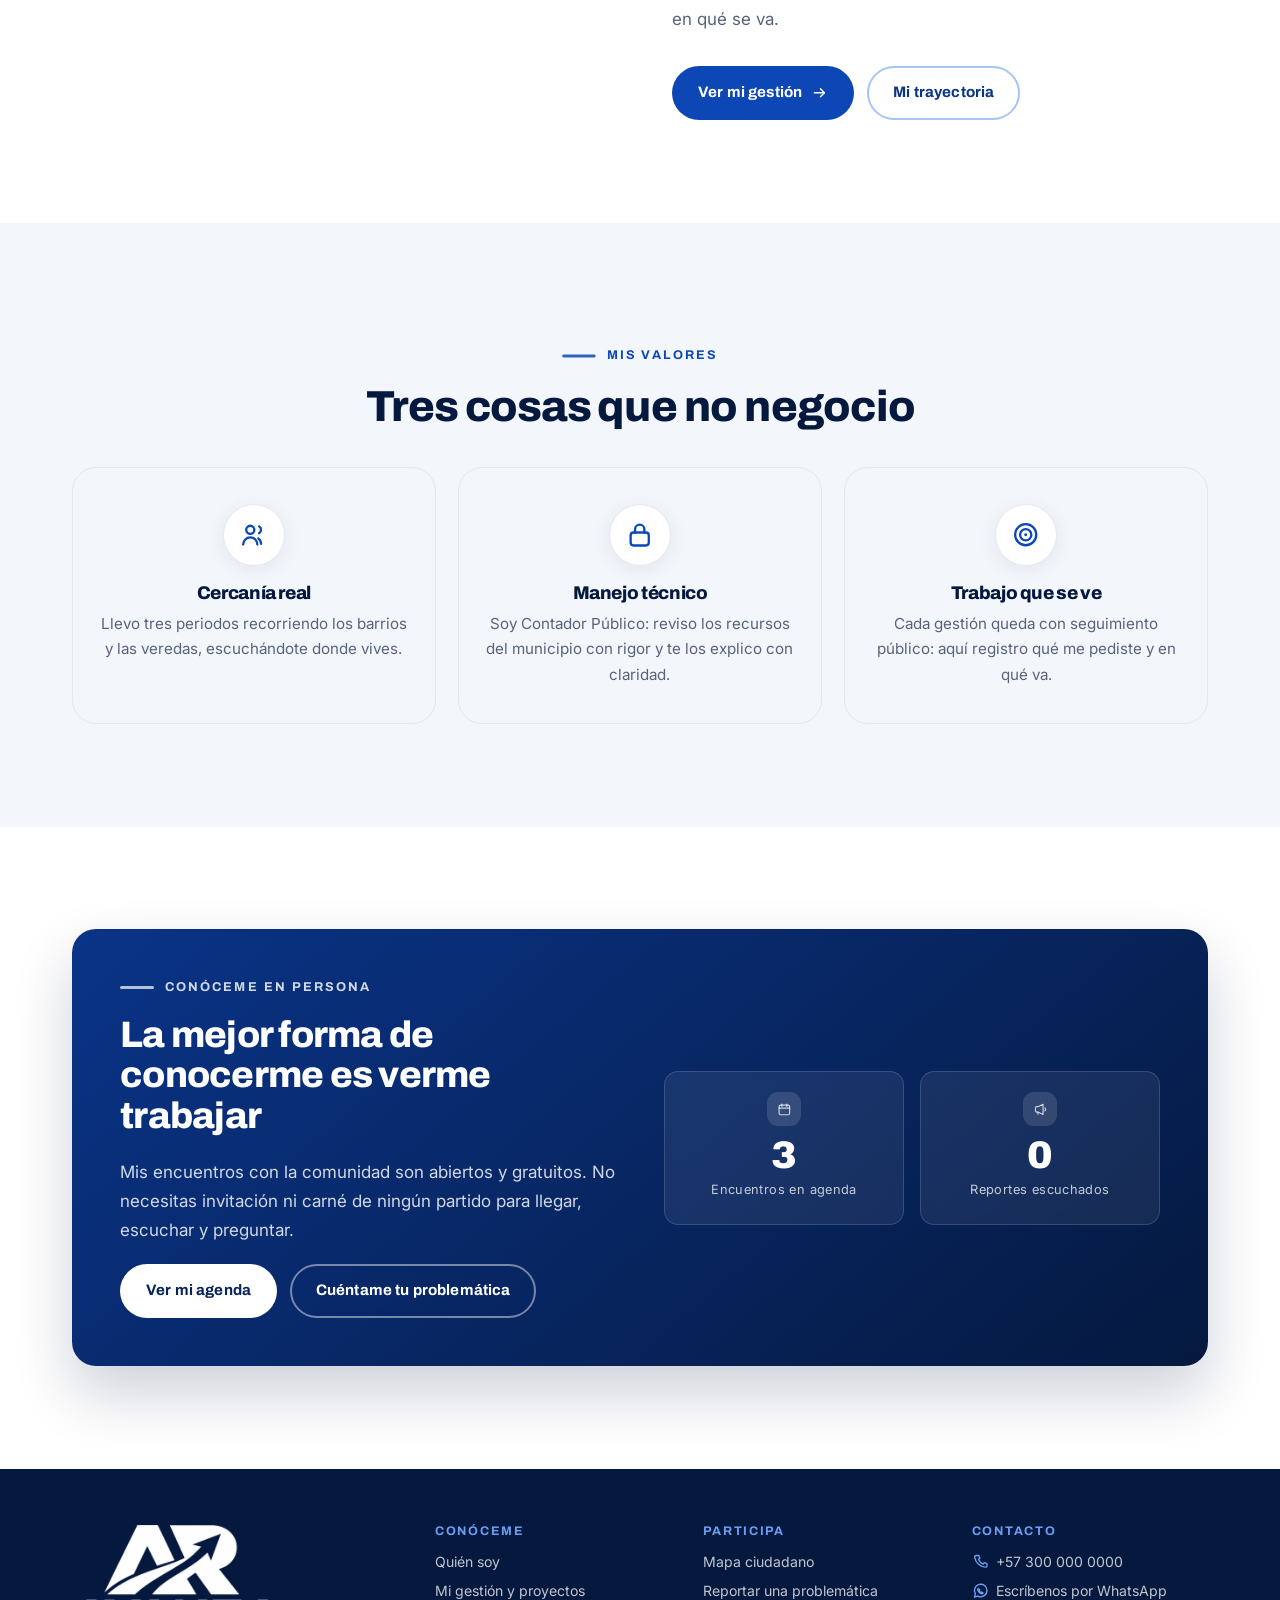
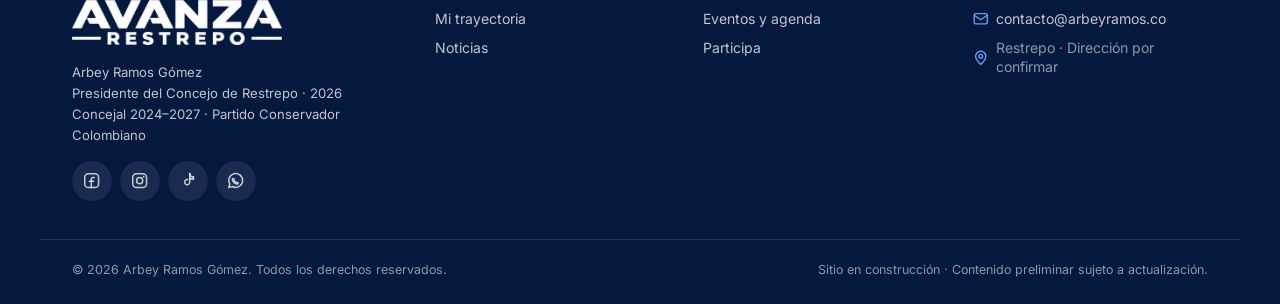
<file: perfil.html>
<!doctype html>
<html lang="es">
<head>
  <meta charset="utf-8" />
  <meta name="viewport" content="width=device-width, initial-scale=1" />
  <title>Quién soy · Arbey Ramos Gómez</title>
  <meta name="description" content="Soy Arbey Ramos Gómez, Presidente del Concejo de Restrepo 2026: nací en Restrepo, soy padre de familia, Contador Público y concejal por tres periodos. Esta es mi historia." />
  <meta name="theme-color" content="#07245C" />

  <meta property="og:type" content="website" />
  <meta property="og:locale" content="es_CO" />
  <meta property="og:title" content="Quién soy · Arbey Ramos Gómez" />
  <meta property="og:image" content="assets/img/og-image.jpg?v=2" />
  <meta name="twitter:card" content="summary_large_image" />

  <!-- Las capas del logo de la pantalla de carga: que empiecen a bajar ya, no cuando las pida el script. -->
  <link rel="preload" href="assets/img/carga-a.png" as="image" fetchpriority="high" />
  <link rel="preload" href="assets/img/carga-r.png" as="image" fetchpriority="high" />
  <link rel="preload" href="assets/img/carga-texto.png" as="image" fetchpriority="high" />
  <link rel="icon" href="assets/img/favicon.png" sizes="32x32" />
  <link rel="apple-touch-icon" href="assets/img/icono-apple.png" />
  <link rel="manifest" href="manifest.json" />
  <link rel="preconnect" href="https://fonts.googleapis.com" />
  <link rel="preconnect" href="https://fonts.gstatic.com" crossorigin />
  <link href="https://fonts.googleapis.com/css2?family=Archivo:wght@500;600;700;800;900&family=Inter:wght@400;500;600;700&display=swap" rel="stylesheet" />
  <link rel="stylesheet" href="assets/css/styles.css" />
  <link rel="stylesheet" href="assets/css/plataforma.css" />
</head>
<body>
  <!-- Pantalla de carga. Va primero y sin defer: se pinta antes que nada. -->
  <script src="assets/js/carga.js"></script>

  <a class="skip-link" href="#contenido">Saltar al contenido</a>
  <div id="app-header"></div>

  <main id="contenido">
    <section class="page-hero">
      <div class="wrap">
        <nav class="migas" aria-label="Ruta"><a href="/">Inicio</a> · <span>Quién soy</span></nav>
        <h1>Soy Arbey Ramos Gómez</h1>
        <p class="lead">
          Presidente del Concejo de Restrepo. Nací aquí, soy padre de familia
          y llevo tres periodos sirviéndole a mi pueblo. Déjame contarte quién soy.
        </p>
      </div>
    </section>

    <!-- ============ BIOGRAFÍA ============ -->
    <section class="section">
      <div class="wrap grid-2" style="align-items:start">
        <div class="reveal">
<figure class="retrato-card">
            <picture>
              <source srcset="assets/img/arbey.webp" type="image/webp">
              <img src="assets/img/arbey.png" width="920" height="789" alt="Arbey Ramos Gómez, Presidente del Concejo de Restrepo" loading="lazy">
            </picture>
          </figure>

          <dl class="ficha" style="margin-top:1.4rem">
            <dt>Cargo actual</dt>
            <dd>Presidente del Concejo de Restrepo · 2026</dd>
            <dt>Corporación</dt>
            <dd>Concejal electo · Periodo 2024–2027</dd>
            <dt>Partido</dt>
            <dd>Presidente del Directorio · Partido Conservador Colombiano</dd>
            <dt>Profesión</dt>
            <dd>Contador Público · Estudiante de Administración Pública</dd>
            <dt>Origen</dt>
            <dd>Restrepo, Meta · Orgullosamente restrepense</dd>
          </dl>
        </div>

        <div class="bio reveal reveal--d1">
          <p class="eyebrow eyebrow--dark"><span class="eyebrow__bar" aria-hidden="true"></span> Mi historia</p>
          <h2 class="h2">De Restrepo, para Restrepo</h2>

          <p>
            Nací y crecí en Restrepo, y de aquí no me he movido: soy padre de
            familia y un convencido de que a este municipio se le sirve de cerca,
            conociendo a su gente por el nombre. Me formé como Contador Público
            y hoy sigo estudiando Administración Pública, porque estoy seguro de
            que lo público se maneja mejor cuando se maneja con conocimiento.
          </p>

          <h3>Tres periodos escuchándote</h3>
          <p>
            La comunidad me ha elegido concejal de Restrepo en tres periodos. En todos
            estos años mi forma de trabajar ha sido la misma: recorrer los barrios y las
            veredas, escuchar a los comerciantes, a los campesinos, a las madres cabeza
            de familia y a los jóvenes, y llevar cada necesidad al recinto del Concejo
            o a la puerta de la entidad que corresponda.
          </p>

          <blockquote>“Servir es escuchar primero y cumplir después.”</blockquote>

          <h3>Presidente del Concejo</h3>
          <p>
            Mis compañeros de corporación me eligieron Presidente del Concejo de
            Restrepo para 2026, y desde ahí dirijo el debate con respeto, le abro las
            puertas de la corporación a la comunidad y ejerzo la vocería del Concejo
            ante las instituciones. También presido el Directorio Municipal del
            Partido Conservador Colombiano.
          </p>

          <h3>Números claros</h3>
          <p>
            Como contador, reviso las cuentas del municipio con rigor técnico: el
            presupuesto, la contratación y la ejecución de los recursos. Y como
            restrepense, te las explico en el idioma de la gente, porque la plata
            pública es de todos y todos tenemos derecho a entender en qué se va.
          </p>

          <div style="display:flex;flex-wrap:wrap;gap:.8rem;margin-top:2rem">
            <a class="btn btn--primary" href="/gestion">Ver mi gestión <svg class="ico"><use href="#i-arrow"/></svg></a>
            <a class="btn btn--linea" href="/logros">Mi trayectoria</a>
          </div>
        </div>
      </div>
    </section>

    <!-- ============ VALORES ============ -->
    <section class="section section--alt">
      <div class="wrap">
        <header class="section__head reveal">
          <p class="eyebrow eyebrow--dark"><span class="eyebrow__bar" aria-hidden="true"></span> Mis valores</p>
          <h2 class="h2">Tres cosas que no negocio</h2>
        </header>
        <div class="help" id="valores"></div>
      </div>
    </section>

    <!-- ============ CIERRE ============ -->
    <section class="section">
      <div class="wrap">
        <div class="destacado reveal">
          <div>
            <p class="eyebrow"><span class="eyebrow__bar" aria-hidden="true"></span> Conóceme en persona</p>
            <h2>La mejor forma de conocerme es verme trabajar</h2>
            <p>
              Mis encuentros con la comunidad son abiertos y gratuitos. No necesitas
              invitación ni carné de ningún partido para llegar, escuchar y preguntar.
            </p>
            <div class="destacado__acciones">
              <a class="btn btn--claro" href="/eventos">Ver mi agenda</a>
              <a class="btn btn--ghost" href="/voz#reportar">Cuéntame tu problemática</a>
            </div>
          </div>
          <div class="tablero">
            <div class="tablero__item"><b data-stat="eventos">0</b><span>Encuentros en agenda</span></div>
            <div class="tablero__item"><b data-stat="reportes">0</b><span>Reportes escuchados</span></div>
          </div>
        </div>
      </div>
    </section>
  </main>

  <div id="app-footer"></div>

  <script src="assets/js/config.js" defer></script>
  <script src="assets/js/contenido.js" defer></script>
  <script src="assets/js/store.js" defer></script>
  <script src="assets/js/ui.js" defer></script>
  <script src="assets/js/perfil.js" defer></script>
</body>
</html>
</file>
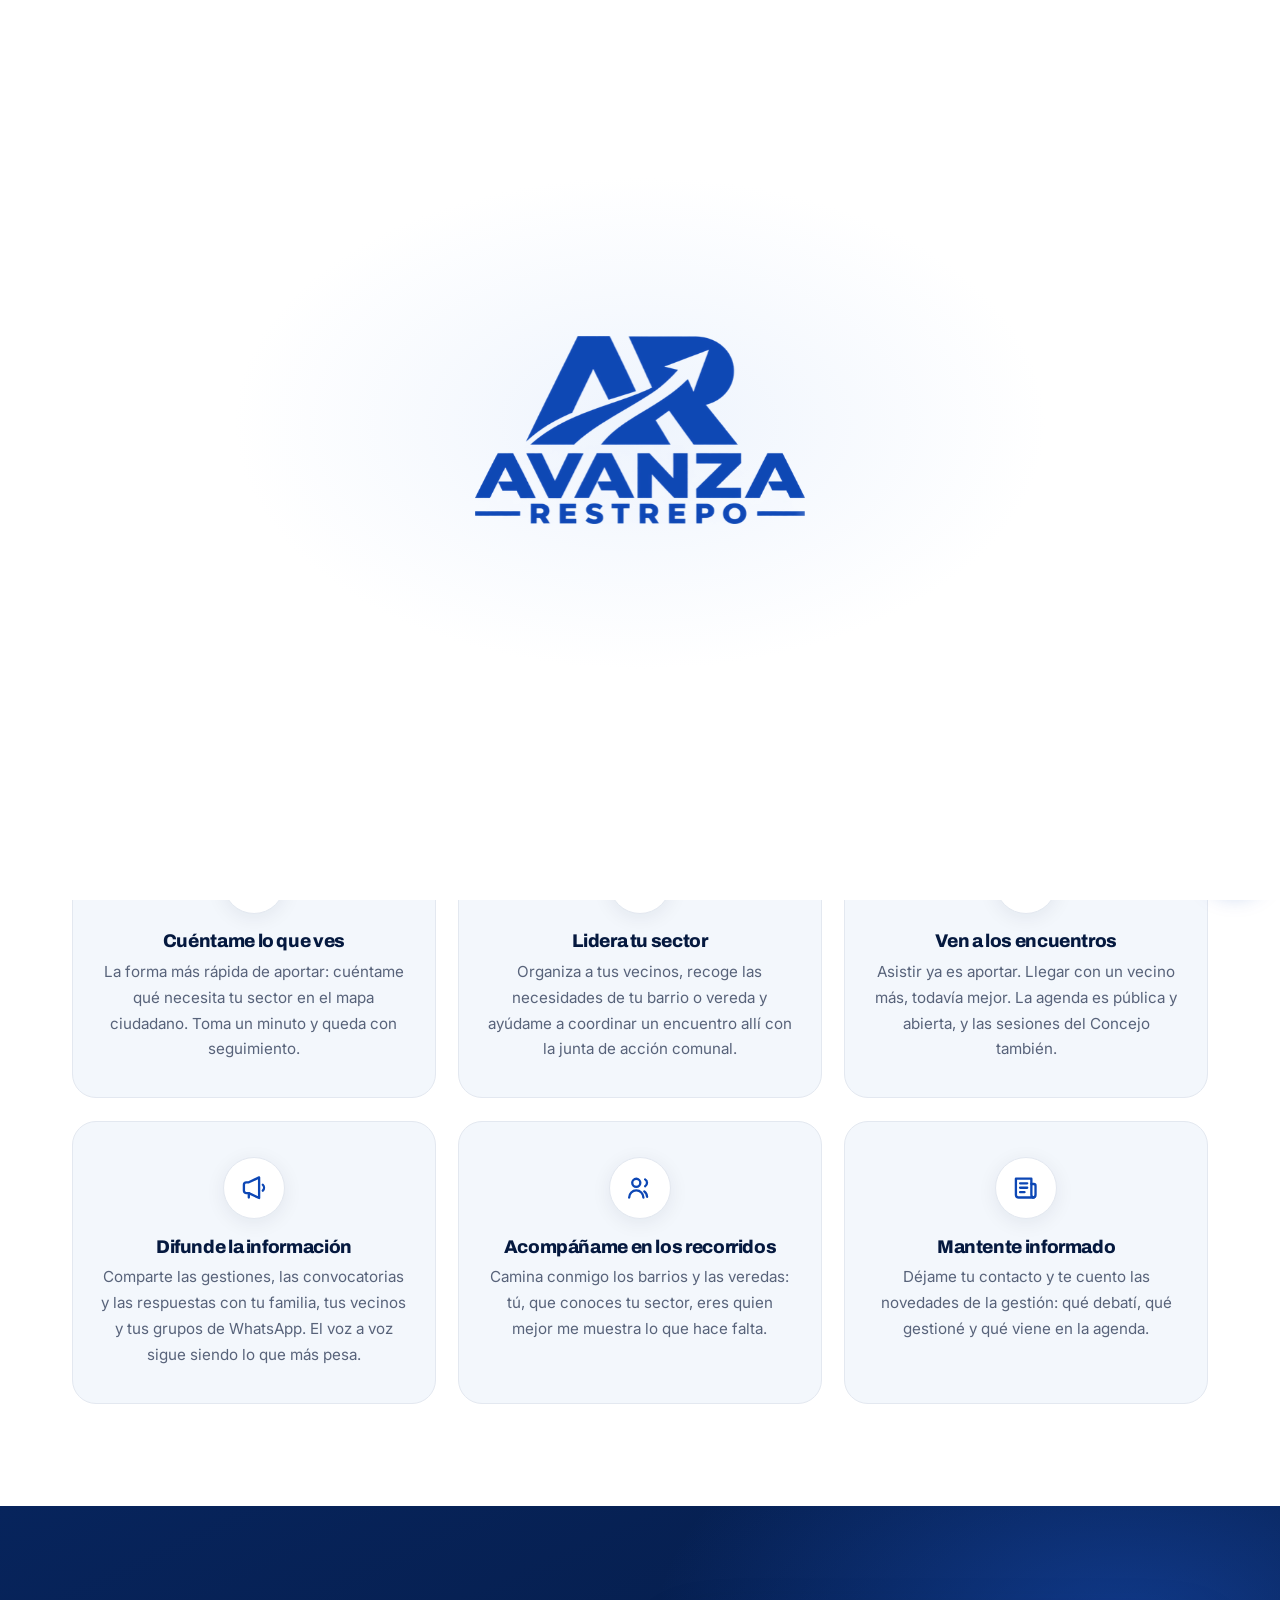
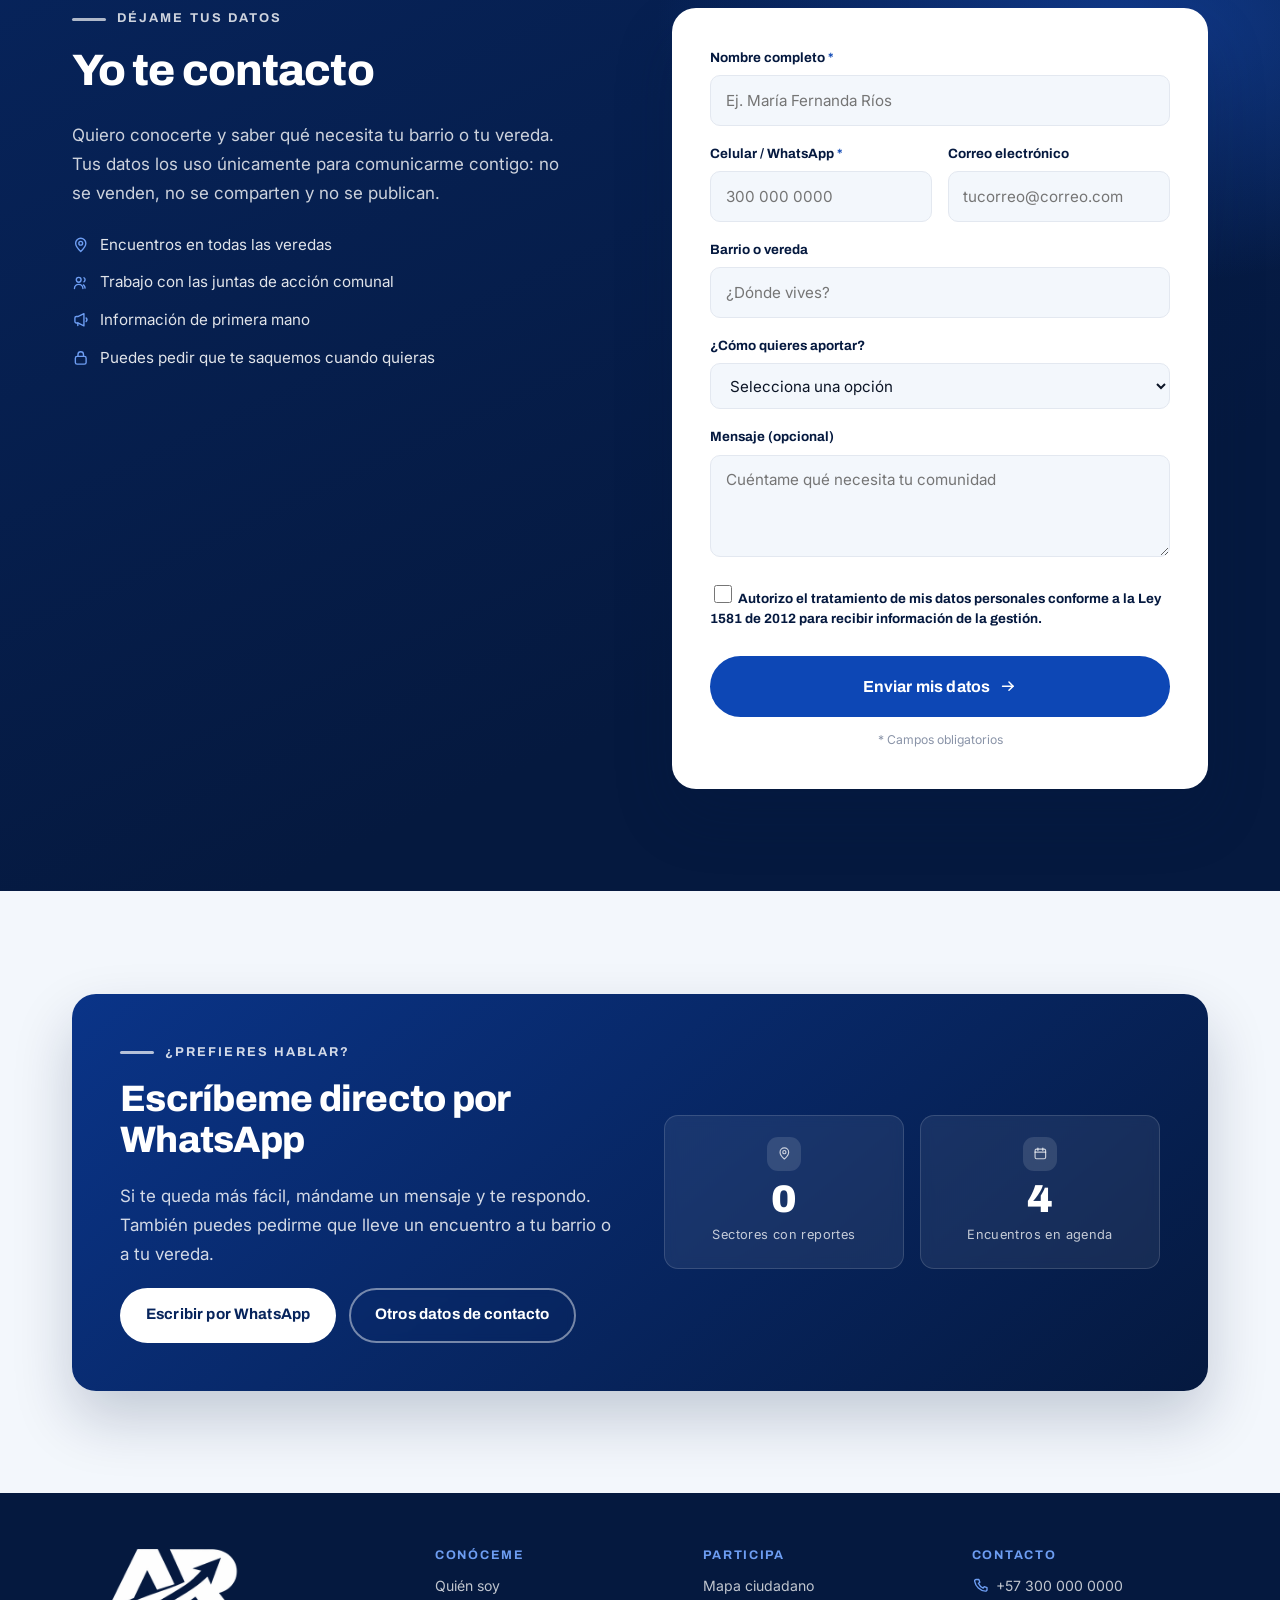
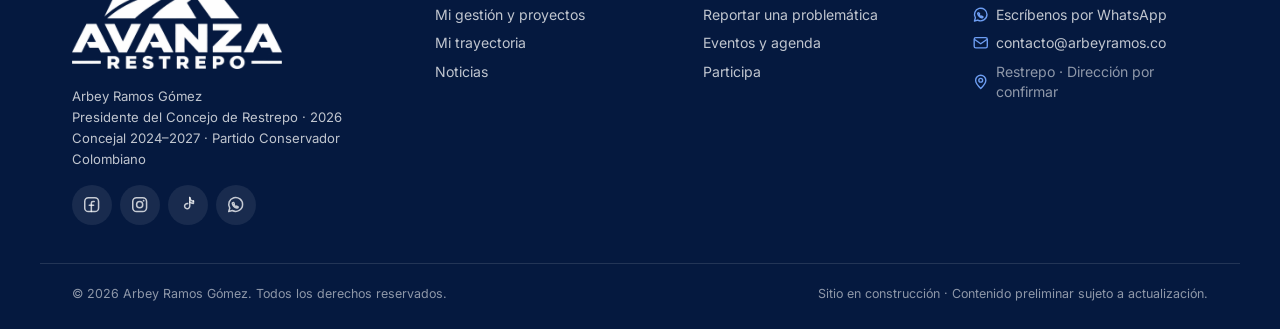
<file: unete.html>
<!doctype html>
<html lang="es">
<head>
  <meta charset="utf-8" />
  <meta name="viewport" content="width=device-width, initial-scale=1" />
  <title>Participa · Arbey Ramos Gómez</title>
  <meta name="description" content="Trabajemos juntos por Restrepo: cuéntame lo que necesita tu sector, lidera tu barrio o vereda, acompáñame en los encuentros y mantente informado. — Arbey Ramos Gómez" />
  <meta name="theme-color" content="#07245C" />

  <meta property="og:type" content="website" />
  <meta property="og:locale" content="es_CO" />
  <meta property="og:title" content="Participa · Arbey Ramos Gómez" />
  <meta property="og:image" content="assets/img/og-image.jpg?v=2" />
  <meta name="twitter:card" content="summary_large_image" />

  <!-- Las capas del logo de la pantalla de carga: que empiecen a bajar ya, no cuando las pida el script. -->
  <link rel="preload" href="assets/img/carga-a.png" as="image" fetchpriority="high" />
  <link rel="preload" href="assets/img/carga-r.png" as="image" fetchpriority="high" />
  <link rel="preload" href="assets/img/carga-texto.png" as="image" fetchpriority="high" />
  <link rel="icon" href="assets/img/favicon.png" sizes="32x32" />
  <link rel="apple-touch-icon" href="assets/img/icono-apple.png" />
  <link rel="manifest" href="manifest.json" />
  <link rel="preconnect" href="https://fonts.googleapis.com" />
  <link rel="preconnect" href="https://fonts.gstatic.com" crossorigin />
  <link href="https://fonts.googleapis.com/css2?family=Archivo:wght@500;600;700;800;900&family=Inter:wght@400;500;600;700&display=swap" rel="stylesheet" />
  <link rel="stylesheet" href="assets/css/styles.css" />
  <link rel="stylesheet" href="assets/css/plataforma.css" />
</head>
<body>
  <!-- Pantalla de carga. Va primero y sin defer: se pinta antes que nada. -->
  <script src="assets/js/carga.js"></script>

  <a class="skip-link" href="#contenido">Saltar al contenido</a>
  <div id="app-header"></div>

  <main id="contenido">
    <section class="page-hero">
      <div class="wrap">
        <nav class="migas" aria-label="Ruta"><a href="/">Inicio</a> · <span>Participa</span></nav>
        <h1>Aquí cabe todo el que quiera aportar</h1>
        <p class="lead">
          No necesitas pertenecer a ningún partido. Necesitas ganas de que Restrepo
          mejore. Hay una forma de aportar para cada persona.
        </p>
        <div class="page-hero__cta">
          <a class="btn btn--claro btn--lg" href="#formulario">Dejar mis datos</a>
          <a class="btn btn--ghost btn--lg" href="#formas">Ver cómo puedo aportar</a>
        </div>
      </div>
    </section>

    <!-- ============ FORMAS DE APORTAR ============ -->
    <section class="section" id="formas">
      <div class="wrap">
        <header class="section__head reveal">
          <p class="eyebrow eyebrow--dark"><span class="eyebrow__bar" aria-hidden="true"></span> Formas de aportar</p>
          <h2 class="h2">Elige la tuya</h2>
          <p class="section__lead">Puedes escoger más de una. Todas suman.</p>
        </header>

        <div class="help">
          <article class="help__item reveal">
            <span class="help__ico"><svg class="ico"><use href="#i-map"/></svg></span>
            <h3>Cuéntame lo que ves</h3>
            <p>La forma más rápida de aportar: cuéntame qué necesita tu sector en el mapa ciudadano. Toma un minuto y queda con seguimiento.</p>
          </article>
          <article class="help__item reveal reveal--d1">
            <span class="help__ico"><svg class="ico"><use href="#i-pin"/></svg></span>
            <h3>Lidera tu sector</h3>
            <p>Organiza a tus vecinos, recoge las necesidades de tu barrio o vereda y ayúdame a coordinar un encuentro allí con la junta de acción comunal.</p>
          </article>
          <article class="help__item reveal reveal--d2">
            <span class="help__ico"><svg class="ico"><use href="#i-calendar"/></svg></span>
            <h3>Ven a los encuentros</h3>
            <p>Asistir ya es aportar. Llegar con un vecino más, todavía mejor. La agenda es pública y abierta, y las sesiones del Concejo también.</p>
          </article>
          <article class="help__item reveal">
            <span class="help__ico"><svg class="ico"><use href="#i-megaphone"/></svg></span>
            <h3>Difunde la información</h3>
            <p>Comparte las gestiones, las convocatorias y las respuestas con tu familia, tus vecinos y tus grupos de WhatsApp. El voz a voz sigue siendo lo que más pesa.</p>
          </article>
          <article class="help__item reveal reveal--d1">
            <span class="help__ico"><svg class="ico"><use href="#i-users"/></svg></span>
            <h3>Acompáñame en los recorridos</h3>
            <p>Camina conmigo los barrios y las veredas: tú, que conoces tu sector, eres quien mejor me muestra lo que hace falta.</p>
          </article>
          <article class="help__item reveal reveal--d2">
            <span class="help__ico"><svg class="ico"><use href="#i-news"/></svg></span>
            <h3>Mantente informado</h3>
            <p>Déjame tu contacto y te cuento las novedades de la gestión: qué debatí, qué gestioné y qué viene en la agenda.</p>
          </article>
        </div>
      </div>
    </section>

    <!-- ============ FORMULARIO ============ -->
    <section class="section unete" id="formulario">
      <div class="wrap grid-2 grid-2--form">
        <div class="unete__copy reveal">
          <p class="eyebrow"><span class="eyebrow__bar" aria-hidden="true"></span> Déjame tus datos</p>
          <h2 class="h2 h2--light">Yo te contacto</h2>
          <p>
            Quiero conocerte y saber qué necesita tu barrio o tu vereda. Tus datos los uso
            únicamente para comunicarme contigo: no se venden, no se comparten
            y no se publican.
          </p>
          <ul class="unete__list">
            <li><svg class="ico"><use href="#i-pin"/></svg> Encuentros en todas las veredas</li>
            <li><svg class="ico"><use href="#i-users"/></svg> Trabajo con las juntas de acción comunal</li>
            <li><svg class="ico"><use href="#i-megaphone"/></svg> Información de primera mano</li>
            <li><svg class="ico"><use href="#i-lock"/></svg> Puedes pedir que te saquemos cuando quieras</li>
          </ul>
        </div>

        <div class="reveal reveal--d1">
          <form class="form" id="form-unete" novalidate>
            <div class="form__row">
              <label for="f-nombre">Nombre completo <span class="req" aria-hidden="true">*</span></label>
              <input id="f-nombre" name="nombre" type="text" autocomplete="name" required placeholder="Ej. María Fernanda Ríos" />
              <p class="form__err" data-err-for="f-nombre"></p>
            </div>

            <div class="form__grid">
              <div class="form__row">
                <label for="f-tel">Celular / WhatsApp <span class="req" aria-hidden="true">*</span></label>
                <input id="f-tel" name="telefono" type="tel" inputmode="tel" autocomplete="tel" required placeholder="300 000 0000" />
                <p class="form__err" data-err-for="f-tel"></p>
              </div>
              <div class="form__row">
                <label for="f-mail">Correo electrónico</label>
                <input id="f-mail" name="correo" type="email" autocomplete="email" placeholder="tucorreo@correo.com" />
                <p class="form__err" data-err-for="f-mail"></p>
              </div>
            </div>

            <div class="form__row">
              <label for="f-zona">Barrio o vereda</label>
              <input id="f-zona" name="zona" type="text" placeholder="¿Dónde vives?" />
            </div>

            <div class="form__row">
              <label for="f-ayuda">¿Cómo quieres aportar?</label>
              <select id="f-ayuda" name="ayuda">
                <option value="">Selecciona una opción</option>
                <option>Liderar mi barrio o vereda</option>
                <option>Acompañar los recorridos</option>
                <option>Difundir la información</option>
                <option>Pedir un encuentro en mi sector</option>
                <option>Solo quiero estar informado</option>
              </select>
            </div>

            <div class="form__row">
              <label for="f-msg">Mensaje (opcional)</label>
              <textarea id="f-msg" name="mensaje" rows="3" placeholder="Cuéntame qué necesita tu comunidad"></textarea>
            </div>

            <div class="form__row">
              <label class="form__check">
                <input type="checkbox" id="f-hab" name="habeas" required />
                <span>Autorizo el tratamiento de mis datos personales conforme a la Ley 1581 de 2012 para recibir información de la gestión.</span>
              </label>
              <p class="form__err" data-err-for="f-hab"></p>
            </div>

            <button class="btn btn--primary btn--lg btn--block" type="submit">Enviar mis datos <svg class="ico"><use href="#i-arrow"/></svg></button>
            <p class="form__ok" id="form-ok" role="status" hidden>
              ¡Gracias! Recibí tus datos. Muy pronto me comunico contigo.
            </p>
            <p class="form__hint">* Campos obligatorios</p>
          </form>
        </div>
      </div>
    </section>

    <!-- ============ CIERRE ============ -->
    <section class="section section--alt">
      <div class="wrap">
        <div class="destacado reveal">
          <div>
            <p class="eyebrow"><span class="eyebrow__bar" aria-hidden="true"></span> ¿Prefieres hablar?</p>
            <h2>Escríbeme directo por WhatsApp</h2>
            <p>
              Si te queda más fácil, mándame un mensaje y te respondo. También puedes
              pedirme que lleve un encuentro a tu barrio o a tu vereda.
            </p>
            <div class="destacado__acciones">
              <a class="btn btn--claro" id="wa-unete" href="https://wa.me/" target="_blank" rel="noopener">Escribir por WhatsApp</a>
              <a class="btn btn--ghost" href="/contacto">Otros datos de contacto</a>
            </div>
          </div>
          <div class="tablero">
            <div class="tablero__item"><b data-stat="zonas">0</b><span>Sectores con reportes</span></div>
            <div class="tablero__item"><b data-stat="eventos">0</b><span>Encuentros en agenda</span></div>
          </div>
        </div>
      </div>
    </section>
  </main>

  <div id="app-footer"></div>

  <script src="assets/js/config.js" defer></script>
  <script src="assets/js/contenido.js" defer></script>
  <script src="assets/js/store.js" defer></script>
  <script src="assets/js/ui.js" defer></script>
  <script src="assets/js/unete.js" defer></script>
</body>
</html>
</file>
<file: assets/css/styles.css>
/* =========================================================
   Arbey Ramos Gómez — Presidente del Concejo de Restrepo
   Marca: Avanza Restrepo · Paleta: azul y blanco
   ========================================================= */

/* ---------- 1. Tokens ---------- */
:root {
  /* Escala azul del Partido Conservador Colombiano.
     Del 900 (fondos oscuros) al 50 (fondos suaves).
     El 300 es el acento sobre fondo oscuro; sobre fondo claro
     el acento es el 600. No hay ningún otro color de marca. */
  --azul-900: #05193F;
  --azul-800: #07245C;
  --azul-700: #0A3488;
  --azul-600: #0D47B5;
  --azul-500: #1E5CD6;
  --azul-400: #3D7BEC;
  --azul-300: #6D9DF2;
  --azul-200: #A8C4F4;
  --azul-100: #D5E2FA;
  --azul-50:  #EEF4FD;

  /* Neutros */
  --blanco: #FFFFFF;
  --nieve:  #F3F7FC;
  --tinta:  #0C1526;
  --gris:   #58637A;
  --gris-2: #8A94A8;
  --linea:  #E3E8F0;

  /* Sistema */
  --radio:   14px;
  --radio-s: 10px;
  --radio-l: 24px;
  --sombra:    0 4px 20px rgba(5, 25, 63, .07);
  --sombra-md: 0 12px 34px rgba(5, 25, 63, .12);
  --sombra-lg: 0 28px 60px rgba(5, 25, 63, .20);
  --ancho: 1200px;
  /* La altura del logo manda: el header y los desplazamientos se
     calculan a partir de ella. Cambiar --alto-logo basta. */
  --alto-logo: 84px;
  --alto-header: calc(var(--alto-logo) + 22px);
  --pad: clamp(1.1rem, 4vw, 2rem);
  --f-display: "Archivo", "Segoe UI", system-ui, sans-serif;
  --f-texto: "Inter", "Segoe UI", system-ui, sans-serif;
  --ease: cubic-bezier(.22, .61, .36, 1);
}

/* ---------- 2. Base ---------- */
*, *::before, *::after { box-sizing: border-box; }

html {
  scroll-behavior: smooth;
  scroll-padding-top: calc(var(--alto-header) + 18px);
  -webkit-text-size-adjust: 100%;
  overflow-x: clip;   /* clip, no hidden: hidden rompería el header sticky */
}

body {
  margin: 0;
  font-family: var(--f-texto);
  font-size: clamp(1rem, .96rem + .2vw, 1.0625rem);
  line-height: 1.7;
  color: var(--tinta);
  background: var(--blanco);
  overflow-x: clip;
}

img { max-width: 100%; display: block; }
a { color: inherit; text-decoration: none; }
button, input, select, textarea { font: inherit; color: inherit; }

h1, h2, h3, h4 {
  font-family: var(--f-display);
  font-weight: 800;
  line-height: 1.1;
  letter-spacing: -.02em;
  margin: 0 0 .6em;
}

p { margin: 0 0 1.1em; }
ul { margin: 0; padding: 0; list-style: none; }

.wrap { width: 100%; max-width: var(--ancho); margin-inline: auto; padding-inline: var(--pad); }
.sprite { position: absolute; width: 0; height: 0; overflow: hidden; }

/* Los iconos son de trazo. El estilo va aquí y NO en selectores como
   `.ico .ln`: <use> clona el símbolo en un shadow tree donde los selectores
   del documento no entran. Solo las propiedades heredadas (fill, stroke,
   color) lo atraviesan, y de eso se trata esto. */
.ico {
  width: 1.15em; height: 1.15em;
  flex: none;
  fill: none;
  stroke: currentColor;
  stroke-width: 1.9;
  stroke-linecap: round;
  stroke-linejoin: round;
  vertical-align: -.18em;
}

.skip-link {
  position: absolute; top: 0; left: 0; z-index: 999;
  background: var(--azul-600); color: #fff;
  padding: .7rem 1.2rem; font-weight: 700; border-radius: 0 0 var(--radio-s) 0;
  transform: translateY(-120%);
  transition: transform .2s var(--ease);
}
.skip-link:focus { transform: none; }

:focus-visible {
  outline: 3px solid var(--azul-500);
  outline-offset: 3px;
  border-radius: 4px;
}

/* ---------- 3. Tipografía de apoyo ---------- */
.h2 {
  font-size: clamp(1.75rem, 1.2rem + 2.2vw, 2.75rem);
  color: var(--azul-900);
}
.h2--light { color: var(--blanco); }

.eyebrow {
  display: flex; align-items: center; gap: .7rem;
  font-family: var(--f-display);
  font-size: .8rem; font-weight: 700;
  letter-spacing: .16em; text-transform: uppercase;
  color: var(--azul-300);
  margin: 0 0 1rem;
}
.eyebrow--dark { color: var(--azul-600); }
.eyebrow__bar {
  width: 34px; height: 3px; border-radius: 3px;
  background: currentColor; opacity: .85;
}

.section { padding: clamp(3.5rem, 8vw, 6.5rem) 0; }
.section--alt { background: var(--nieve); }
.section__head { max-width: 720px; margin: 0 auto clamp(2.2rem, 5vw, 3.5rem); text-align: center; }
.section__head .eyebrow { justify-content: center; }
.section__lead { color: var(--gris); font-size: 1.075rem; margin: 0; }

.grid-2 {
  display: grid;
  grid-template-columns: repeat(auto-fit, minmax(min(100%, 380px), 1fr));
  gap: clamp(2rem, 5vw, 4rem);
  align-items: center;
}

/* ---------- 4. Botones ---------- */
.btn {
  --btn-bg: var(--azul-600);
  --btn-fg: #fff;
  display: inline-flex; align-items: center; justify-content: center; gap: .55rem;
  padding: .78rem 1.5rem;
  background: var(--btn-bg); color: var(--btn-fg);
  font-family: var(--f-display); font-weight: 700; font-size: .95rem;
  letter-spacing: .01em;
  border: 2px solid transparent; border-radius: 999px;
  cursor: pointer;
  transition: transform .25s var(--ease), box-shadow .25s var(--ease), background .25s var(--ease), color .25s var(--ease);
}
.btn:hover { transform: translateY(-2px); box-shadow: var(--sombra-md); }
.btn:active { transform: translateY(0); }
.btn .ico { transition: transform .25s var(--ease); }
.btn:hover .ico { transform: translateX(3px); }

/* Sobre fondo azul oscuro: botón blanco */
.btn--claro { --btn-bg: #fff; --btn-fg: var(--azul-800); }
.btn--claro:hover { --btn-bg: var(--azul-50); }
/* Sobre fondo claro, acción secundaria: contorno azul */
.btn--linea { --btn-bg: transparent; --btn-fg: var(--azul-700); border-color: var(--azul-200); }
.btn--linea:hover { --btn-bg: var(--azul-50); border-color: var(--azul-500); }
.btn--primary { --btn-bg: var(--azul-600); }
.btn--primary:hover { --btn-bg: var(--azul-700); }
.btn--ghost {
  --btn-bg: transparent; --btn-fg: #fff;
  border-color: rgba(255, 255, 255, .45);
  backdrop-filter: blur(4px);
}
.btn--ghost:hover { --btn-bg: rgba(255, 255, 255, .12); border-color: #fff; }
.btn--lg { padding: .95rem 1.9rem; font-size: 1rem; }
.btn--block { width: 100%; }

/* ---------- 5. Barra superior ---------- */
.topbar {
  background: var(--azul-900);
  color: rgba(255, 255, 255, .82);
  font-size: .82rem;
}
.topbar__in {
  display: flex; align-items: center; justify-content: space-between;
  gap: 1rem; min-height: 40px;
}
.topbar__txt { display: flex; align-items: center; gap: .55rem; margin: 0; }
.topbar .dot {
  width: 8px; height: 8px; border-radius: 50%;
  background: var(--azul-300);
  box-shadow: 0 0 0 0 rgba(107, 163, 232, .6);
  animation: pulso 2.4s infinite;
}
@keyframes pulso {
  70%  { box-shadow: 0 0 0 9px rgba(107, 163, 232, 0); }
  100% { box-shadow: 0 0 0 0 rgba(107, 163, 232, 0); }
}
.topbar__social { display: flex; gap: .35rem; }
.topbar__social a {
  display: grid; place-items: center;
  width: 30px; height: 30px; border-radius: 50%;
  font-size: .9rem;
  transition: background .25s var(--ease), color .25s var(--ease);
}
.topbar__social a:hover { background: rgba(255, 255, 255, .12); color: #fff; }

/* ---------- 6. Header ---------- */
/* El JS inyecta la cabecera dentro de #app-header. Sin display:contents ese
   div sería el bloque contenedor del header sticky, que solo se quedaría
   pegado los ~120px que mide el contenedor. Con contents el div no genera
   caja y el header pasa a depender de <body>: se queda fijo toda la página. */
#app-header { display: contents; }

.header {
  position: sticky; top: 0; z-index: 60;
  background: rgba(255, 255, 255, .92);
  backdrop-filter: saturate(180%) blur(12px);
  border-bottom: 1px solid var(--linea);
  transition: box-shadow .3s var(--ease), background .3s var(--ease);
}
/* Al hacer scroll SOLO cambia la sombra. Nada de encoger el header:
   es sticky, así que al cambiar de alto mueve todo el contenido de abajo,
   eso mueve la posición del scroll y se vuelve a disparar el umbral.
   Medido: 58 saltos de diseño y 34 cambios de estado en un solo scroll. */
.header.is-stuck { box-shadow: var(--sombra); }
.header__in { display: flex; align-items: center; justify-content: space-between; gap: 1rem; min-height: var(--alto-header); }

.brand { display: flex; align-items: center; gap: .7rem; }
.brand__logo {
  height: var(--alto-logo); width: auto; flex: none;
  display: block;
}
/* El logo dice la marca; el texto pone el nombre y el cargo. */
.brand__txt {
  display: flex; flex-direction: column; justify-content: center;
  padding-left: .7rem;
  border-left: 1px solid var(--linea);
  line-height: 1.25;
}
.brand__txt strong {
  font-family: var(--f-display);
  font-size: .86rem; font-weight: 800; color: var(--azul-800);
  letter-spacing: .01em; white-space: nowrap;
}
.brand__txt small {
  font-size: .72rem; color: var(--gris); letter-spacing: .02em;
  max-width: 12rem;   /* dos líneas, no tres */
}

.nav { display: flex; align-items: center; gap: clamp(.4rem, 1.6vw, 1.4rem); }
.nav > a:not(.btn) {
  position: relative;
  font-size: .92rem; font-weight: 600; color: var(--azul-900);
  padding: .4rem 0;
  transition: color .25s var(--ease);
}
.nav > a:not(.btn)::after {
  content: ""; position: absolute; left: 0; right: 0; bottom: -2px;
  height: 2px; border-radius: 2px; background: var(--azul-600);
  transform: scaleX(0); transform-origin: left;
  transition: transform .3s var(--ease);
}
.nav > a:not(.btn):hover::after,
.nav > a.is-active::after { transform: scaleX(1); }
.nav > a.is-active { color: var(--azul-600); }
.nav__cta { padding: .6rem 1.25rem; font-size: .88rem; }

.burger {
  display: none;
  width: 44px; height: 44px;
  background: var(--azul-50); border: 1px solid var(--linea);
  border-radius: 12px; cursor: pointer;
  padding: 0;
}
.burger span {
  display: block; width: 20px; height: 2px; margin: 4px auto;
  background: var(--azul-800); border-radius: 2px;
  transition: transform .3s var(--ease), opacity .2s var(--ease);
}
.burger[aria-expanded="true"] span:nth-child(1) { transform: translateY(6px) rotate(45deg); }
.burger[aria-expanded="true"] span:nth-child(2) { opacity: 0; }
.burger[aria-expanded="true"] span:nth-child(3) { transform: translateY(-6px) rotate(-45deg); }

/* ---------- 7. Hero ---------- */
.hero {
  position: relative;
  color: #fff;
  padding-top: clamp(3rem, 7vw, 5rem);
  isolation: isolate;
  overflow: hidden;
}
.hero__bg {
  position: absolute; inset: 0; z-index: -1;
  background:
    radial-gradient(1000px 520px at 78% 8%, rgba(30, 92, 214, .55), transparent 60%),
    radial-gradient(700px 420px at 5% 90%, rgba(61, 123, 236, .3), transparent 62%),
    linear-gradient(160deg, var(--azul-800) 0%, var(--azul-900) 55%, #04122C 100%);
}
.hero__bg::after {
  content: ""; position: absolute; inset: 0;
  background-image:
    linear-gradient(rgba(255, 255, 255, .045) 1px, transparent 1px),
    linear-gradient(90deg, rgba(255, 255, 255, .045) 1px, transparent 1px);
  background-size: 64px 64px;
  mask-image: radial-gradient(70% 60% at 50% 30%, #000 20%, transparent 78%);
}
.hero__in {
  display: grid;
  grid-template-columns: 1.05fr .95fr;
  gap: clamp(2rem, 5vw, 4rem);
  align-items: center;
  padding-bottom: clamp(3rem, 6vw, 4.5rem);
}
.hero__title {
  font-size: clamp(2.6rem, 1.4rem + 5.4vw, 4.9rem);
  font-weight: 900;
  letter-spacing: -.035em;
  margin: 0 0 .35rem;
  text-wrap: balance;
}
.hero__title span { display: block; color: var(--azul-300); }
.hero__slogan {
  font-family: var(--f-display);
  font-size: clamp(1.1rem, .9rem + .9vw, 1.6rem);
  font-weight: 600;
  letter-spacing: .01em;
  color: var(--azul-200);
  margin: 0 0 1.1rem;
  padding-left: 1rem;
  border-left: 3px solid var(--azul-300);
}
.hero__lead {
  max-width: 54ch;
  color: rgba(255, 255, 255, .84);
  font-size: 1.06rem;
  margin-bottom: 1.9rem;
}
.hero__cta { display: flex; flex-wrap: wrap; gap: .85rem; margin-bottom: 2rem; }
.hero__badges {
  display: flex; flex-wrap: wrap; gap: 1.4rem;
  font-size: .9rem; color: rgba(255, 255, 255, .78);
}
.hero__badges li { display: flex; align-items: center; gap: .45rem; }
.hero__badges .ico { color: var(--azul-300); width: 1rem; height: 1rem; }

/* Marco de la foto */
.hero__figure { display: flex; justify-content: center; }
.frame { position: relative; width: min(100%, 420px); }
.frame__deco {
  position: absolute; inset: -14px -14px 34px 22px;
  border: 2px solid rgba(169, 198, 238, .5);
  border-radius: var(--radio-l);
  z-index: 0;
}
.frame__tag {
  position: absolute; left: -8px; bottom: 18px; z-index: 3;
  background: #fff; color: var(--azul-800);
  padding: .6rem 1.1rem; border-radius: var(--radio-s);
  box-shadow: var(--sombra-md);
  display: flex; flex-direction: column; line-height: 1.15;
}
.frame__tag strong { font-family: var(--f-display); font-size: 1.05rem; font-weight: 900; letter-spacing: .02em; }
.frame__tag em { font-style: normal; font-size: .72rem; font-weight: 600; opacity: .85; }

/* Franja de pilares */
.hero__strip {
  border-top: 1px solid rgba(255, 255, 255, .12);
  background: rgba(4, 15, 38, .45);
}
.hero__strip-in {
  display: flex; flex-wrap: wrap; justify-content: space-between;
  gap: 1rem 1.6rem;
  padding-block: 1.1rem;
}
.hero__strip-in span {
  display: flex; align-items: center; gap: .5rem;
  font-family: var(--f-display); font-weight: 600; font-size: .88rem;
  letter-spacing: .06em; text-transform: uppercase;
  color: rgba(255, 255, 255, .78);
}
.hero__strip-in .ico { color: var(--azul-300); }

/* ---------- 8. Candidato ---------- */
.candidato__media { position: relative; }
.quote-card {
  /* Sube 3.2rem para montarse sobre la foto del candidato. El z-index
     la mantiene por encima de la tarjeta de la foto: sin él la primera
     línea de la cita quedaba tapada. */
  position: relative;
  z-index: 3;
  margin: -3.2rem 0 0 auto;
  width: min(100%, 330px);
  background: var(--azul-800); color: #fff;
  padding: 1.4rem 1.5rem;
  border-radius: var(--radio);
  box-shadow: var(--sombra-md);
  border-left: 4px solid var(--azul-400);
}
.quote-card p { font-family: var(--f-display); font-size: 1.05rem; font-weight: 600; line-height: 1.4; margin: 0 0 .5rem; }
.quote-card cite { font-style: normal; font-size: .82rem; color: var(--azul-200); }

.candidato__copy p { color: var(--gris); }

.values { display: grid; gap: .9rem; margin: 1.8rem 0 2.2rem; }
.values li { display: flex; gap: .85rem; align-items: flex-start; }
.values__ico {
  display: grid; place-items: center; flex: none;
  width: 30px; height: 30px; margin-top: 2px;
  border-radius: 50%;
  background: var(--azul-50); color: var(--azul-600);
  font-size: .85rem;
}
.values div { font-size: .96rem; color: var(--gris); line-height: 1.5; }
.values strong {
  display: block;
  font-family: var(--f-display); font-size: 1rem; color: var(--azul-900);
}

/* ---------- 9. Propuestas ---------- */
.cards {
  display: grid;
  grid-template-columns: repeat(auto-fit, minmax(min(100%, 300px), 1fr));
  gap: 1.4rem;
}
.card {
  position: relative; overflow: hidden;
  background: #fff;
  border: 1px solid var(--linea);
  border-radius: var(--radio-l);
  padding: 2rem 1.7rem 1.7rem;
  box-shadow: var(--sombra);
  transition: transform .35s var(--ease), box-shadow .35s var(--ease), border-color .35s var(--ease);
}
.card::before {
  content: ""; position: absolute; inset: 0 0 auto 0; height: 4px;
  background: linear-gradient(90deg, var(--azul-600), var(--azul-300));
  transform: scaleX(0); transform-origin: left;
  transition: transform .4s var(--ease);
}
.card:hover { transform: translateY(-6px); box-shadow: var(--sombra-md); border-color: var(--azul-200); }
.card:hover::before { transform: scaleX(1); }
.card__ico {
  display: grid; place-items: center;
  width: 54px; height: 54px; margin-bottom: 1.1rem;
  border-radius: 16px;
  background: linear-gradient(145deg, var(--azul-600), var(--azul-800));
  color: #fff; font-size: 1.5rem;
  box-shadow: 0 8px 18px rgba(13, 71, 181, .25);
}
.card h3 { font-size: 1.22rem; color: var(--azul-900); margin-bottom: .5rem; }
.card p { color: var(--gris); font-size: .96rem; margin: 0; }
.card__n {
  position: absolute; right: 1.2rem; top: .9rem;
  font-family: var(--f-display); font-size: 2.6rem; font-weight: 900;
  color: var(--azul-900); opacity: .06;
  line-height: 1;
}

.note {
  display: flex; align-items: center; justify-content: center; gap: .6rem;
  margin: 2.4rem auto 0; max-width: 720px;
  text-align: center; font-size: .95rem; color: var(--gris);
}
.note .ico { color: var(--azul-600); }

/* ---------- 10. Franja de cita ---------- */
.band {
  position: relative;
  background: linear-gradient(135deg, var(--azul-700), var(--azul-900));
  color: #fff;
  padding: clamp(3rem, 7vw, 5rem) 0;
  text-align: center;
  overflow: hidden;
}
.band::after {
  content: ""; position: absolute; inset: auto -10% -60% -10%; height: 60%;
  background: radial-gradient(closest-side, rgba(61, 123, 236, .28), transparent);
}
.band__in { position: relative; max-width: 860px; }
.band__quote { width: 44px; height: 44px; fill: var(--azul-300); opacity: .9; margin-bottom: 1rem; }
.band blockquote {
  margin: 0 0 1rem;
  font-family: var(--f-display);
  font-size: clamp(1.3rem, 1rem + 1.8vw, 2.1rem);
  font-weight: 700; line-height: 1.3; letter-spacing: -.01em;
  text-wrap: balance;
}
.band__by { font-size: .9rem; color: var(--azul-200); margin: 0; letter-spacing: .04em; }

/* ---------- 11. Cómo ayudar ---------- */
.help {
  display: grid;
  grid-template-columns: repeat(auto-fit, minmax(min(100%, 280px), 1fr));
  gap: 1.4rem;
}
.help__item {
  text-align: center;
  padding: 2.2rem 1.6rem;
  border-radius: var(--radio-l);
  background: var(--nieve);
  border: 1px solid var(--linea);
  transition: transform .35s var(--ease), background .35s var(--ease);
}
.help__item:hover { transform: translateY(-5px); background: var(--azul-50); }
.help__ico {
  display: grid; place-items: center;
  width: 62px; height: 62px; margin: 0 auto 1.1rem;
  border-radius: 50%;
  background: #fff; color: var(--azul-600);
  font-size: 1.6rem;
  box-shadow: var(--sombra);
  border: 1px solid var(--linea);
}
.help__item h3 { font-size: 1.15rem; color: var(--azul-900); margin-bottom: .45rem; }
.help__item p { color: var(--gris); font-size: .95rem; margin: 0; }

/* ---------- 12. Únete / formulario ---------- */
.unete {
  position: relative;
  background: linear-gradient(155deg, var(--azul-800), var(--azul-900) 70%);
  color: #fff;
}
.unete::before {
  content: ""; position: absolute; inset: 0;
  background: radial-gradient(760px 420px at 88% 12%, rgba(30, 92, 214, .45), transparent 62%);
  pointer-events: none;
}
.unete .wrap { position: relative; }
.grid-2--form { align-items: start; }
.unete__copy p { color: rgba(255, 255, 255, .8); max-width: 46ch; }
.unete__list { display: grid; gap: .75rem; margin-top: 1.5rem; }
.unete__list li {
  display: flex; align-items: center; gap: .65rem;
  font-size: .95rem; color: rgba(255, 255, 255, .88);
}
.unete__list .ico { color: var(--azul-300); }

.form {
  background: #fff;
  color: var(--tinta);
  border-radius: var(--radio-l);
  padding: clamp(1.5rem, 3.5vw, 2.4rem);
  box-shadow: var(--sombra-lg);
}
.form__row { margin-bottom: 1.05rem; }
.form__grid { display: grid; grid-template-columns: repeat(auto-fit, minmax(min(100%, 200px), 1fr)); gap: 0 1rem; }
.form label {
  display: block;
  font-family: var(--f-display); font-size: .84rem; font-weight: 700;
  color: var(--azul-900); margin-bottom: .35rem;
}
.form .req { color: var(--azul-600); }
.form input[type="text"],
.form input[type="tel"],
.form input[type="email"],
.form select,
.form textarea {
  width: 100%;
  padding: .72rem .9rem;
  background: var(--nieve);
  border: 1.5px solid var(--linea);
  border-radius: var(--radio-s);
  font-size: .95rem;
  transition: border-color .25s var(--ease), background .25s var(--ease), box-shadow .25s var(--ease);
}
.form textarea { resize: vertical; min-height: 92px; }
.form input:focus, .form select:focus, .form textarea:focus {
  outline: none;
  background: #fff;
  border-color: var(--azul-500);
  box-shadow: 0 0 0 4px rgba(30, 92, 214, .13);
}
.form .is-invalid { border-color: #C0392B; background: #FDF3F2; }

.form__check {
  display: flex; align-items: flex-start; gap: .6rem;
  font-family: var(--f-texto); font-size: .82rem; font-weight: 400;
  color: var(--gris); line-height: 1.5;
  margin-bottom: .2rem;
  cursor: pointer;
}
.form__check input {
  width: 18px; height: 18px; flex: none; margin-top: 2px;
  accent-color: var(--azul-600);
  cursor: pointer;
}
.form__err {
  min-height: 0; margin: .25rem 0 0;
  font-size: .78rem; color: #C0392B; font-weight: 600;
}
.form__err:empty { display: none; }
.form__hint { margin: .8rem 0 0; font-size: .76rem; color: var(--gris-2); text-align: center; }
.form__ok {
  margin: 1rem 0 0; padding: .85rem 1rem;
  background: var(--azul-50); border: 1px solid var(--azul-200); border-radius: var(--radio-s);
  color: var(--azul-700); font-size: .9rem; font-weight: 600; text-align: center;
}
.form button[type="submit"] { margin-top: .6rem; }

/* ---------- 13. Contacto ---------- */
.contact {
  display: grid;
  grid-template-columns: repeat(auto-fit, minmax(min(100%, 230px), 1fr));
  gap: 1.2rem;
}
.contact__item {
  display: flex; flex-direction: column; align-items: center; gap: .25rem;
  text-align: center;
  padding: 1.8rem 1.2rem;
  background: #fff;
  border: 1px solid var(--linea);
  border-radius: var(--radio-l);
  box-shadow: var(--sombra);
  transition: transform .3s var(--ease), border-color .3s var(--ease);
}
a.contact__item:hover { transform: translateY(-5px); border-color: var(--azul-400); }
.contact__ico {
  display: grid; place-items: center;
  width: 50px; height: 50px; margin-bottom: .6rem;
  border-radius: 50%;
  background: var(--azul-50); color: var(--azul-600);
  font-size: 1.3rem;
}
.contact__item strong { font-family: var(--f-display); color: var(--azul-900); font-size: 1rem; }
.contact__item > span:last-child { color: var(--gris); font-size: .92rem; }

/* ---------- 14. Footer ---------- */
.footer { background: var(--azul-900); color: rgba(255, 255, 255, .75); padding-top: clamp(2.5rem, 5vw, 3.5rem); }
/* Mapa del sitio: marca + tres columnas de enlaces */
.footer__mapa {
  display: grid;
  grid-template-columns: minmax(0, 1.4fr) repeat(3, minmax(0, 1fr));
  gap: 2rem;
  padding-bottom: 2.4rem;
  border-bottom: 1px solid rgba(255, 255, 255, .12);
}
.footer__brand { display: grid; gap: .9rem; align-content: start; }
/* :not() evita que esta regla le imponga grid a .footer__social,
   que necesita flex para poner los iconos en fila. */
.footer__brand > div:not(.footer__social) { display: grid; gap: .2rem; }
.footer__brand strong { font-family: var(--f-display); font-size: 1.1rem; color: #fff; }
.footer__brand p { margin: 0; font-size: .82rem; line-height: 1.6; }

.footer__col { display: grid; gap: .55rem; align-content: start; }
.footer__col h3 {
  margin: 0 0 .3rem;
  font-family: var(--f-display); font-size: .78rem; font-weight: 700;
  letter-spacing: .14em; text-transform: uppercase;
  color: var(--azul-300);
}
.footer__col a, .footer__sede {
  display: flex; align-items: center; gap: .45rem;
  font-size: .88rem; line-height: 1.4;
  transition: color .25s var(--ease);
}
.footer__col a:hover { color: #fff; }
.footer__col .ico { flex: none; color: var(--azul-300); font-size: .95rem; }
.footer__sede { color: rgba(255, 255, 255, .55); }

.footer__social { display: flex; gap: .5rem; }
.footer__social a {
  display: grid; place-items: center;
  width: 40px; height: 40px; border-radius: 50%;
  background: rgba(255, 255, 255, .08); font-size: 1.05rem;
  transition: background .25s var(--ease), color .25s var(--ease), transform .25s var(--ease);
}
.footer__social a:hover { background: #fff; color: var(--azul-800); transform: translateY(-3px); }

.footer__legal {
  display: flex; flex-wrap: wrap; justify-content: space-between; gap: .4rem 1.5rem;
  padding-block: 1.2rem 1.5rem;
  font-size: .78rem; color: rgba(255, 255, 255, .55);
}
.footer__legal p { margin: 0; }

/* ---------- 15. Botón flotante WhatsApp ---------- */
.wa-float {
  position: fixed; right: 18px; bottom: 18px; z-index: 70;
  display: grid; place-items: center;
  width: 54px; height: 54px; border-radius: 50%;
  background: var(--azul-600); color: #fff; font-size: 1.6rem;
  box-shadow: 0 10px 24px rgba(13, 71, 181, .4);
  transition: transform .25s var(--ease);
}
.wa-float:hover { transform: scale(1.08); }
body.nav-open .wa-float { opacity: 0; pointer-events: none; }

/* ---------- 16. Pantalla de carga ---------- */
/* La inyecta assets/js/carga.js como primer elemento del <body> y la
   retira al terminar de cargar: nada de esto queda en la página. */
html.cargando, html.cargando body { overflow: hidden; }

.carga {
  --carga-t: 1;                 /* escala de tiempos: ver .carga--express */
  position: fixed; inset: 0; z-index: 9000;
  display: grid; place-items: center;
  background: var(--blanco);
  transition: opacity .5s var(--ease), visibility .5s var(--ease);
}

/* Visita repetida o movimiento reducido: tiempos cortos y el logo ya
   ensamblado; el disparo de la flecha sí se conserva, que es la firma. */
.carga--express { --carga-t: .55; }
.carga--express .carga__cp-a,
.carga--express .carga__cp-r,
.carga--express .carga__cp-texto { animation: none; opacity: 1; transform: none; }

/* Halo azul muy suave que respira detrás de la marca. */
.carga::before {
  content: ""; position: absolute; inset: 0;
  background: radial-gradient(44% 38% at 50% 47%, var(--azul-50), rgba(255, 255, 255, 0) 72%);
  animation: carga-halo calc(2.8s * var(--carga-t)) var(--ease) infinite;
}

.carga.is-out { opacity: 0; visibility: hidden; }
.carga.is-out .carga__in { transform: translateY(-12px) scale(.97); }

.carga__in {
  position: relative;
  display: grid; justify-items: center;
  padding: var(--pad);
  transition: transform .5s var(--ease);
  perspective: 900px;          /* para la inclinación 3D que sigue al mouse */
}

/* La capa que se inclina con el mouse (carga.js le pone el transform).
   Va aparte de .carga__in para no pelear con su transición de salida. */
.carga__tilt {
  display: grid; justify-items: center;
  transition: transform .18s ease-out;
  will-change: transform;
}

/* Hasta que el logo no ha bajado no se ve nada más que el halo, y ninguna
   animación avanza: así la secuencia siempre se ve completa y en orden, en vez
   de empezar sin la marca. Lo desbloquea carga.js con la clase `is-lista`. */
.carga:not(.is-lista) .carga__in { visibility: hidden; }
.carga:not(.is-lista) .carga__in *,
.carga:not(.is-lista) .carga__brillo::before { animation-play-state: paused; }

/* La marca es un lienzo de proporción fija: las tres capas del logo van
   apiladas (juntas reconstruyen el logo exacto) y la punta de la flecha
   se ancla con porcentajes. El ::before es la caja de proporción
   (274/480 = 57.083%), que funciona hasta en navegadores viejos. */
.carga__marca {
  position: relative;
  width: min(330px, 66vw);
  animation:
    carga-pop   calc(.5s * var(--carga-t)) var(--ease) calc(1.2s * var(--carga-t)) both,
    carga-flota 3.8s ease-in-out calc(2.2s * var(--carga-t)) infinite alternate;
}
.carga__marca::before { content: ""; display: block; padding-top: 57.083%; }
.carga__capa {
  position: absolute; inset: 0;
  width: 100%; height: 100%;
}

/* El ensamblaje: la A llega desde la izquierda, la R con la banda desde
   la derecha (con un rebote leve) y el texto sube de último, cuando ya
   hay de dónde colgarse. */
.carga__cp-a     { animation: carga-entra-izq calc(.65s * var(--carga-t)) cubic-bezier(.2, .9, .25, 1.15) calc(.08s * var(--carga-t)) both; }
.carga__cp-r     { animation: carga-entra-der calc(.65s * var(--carga-t)) cubic-bezier(.2, .9, .25, 1.15) calc(.22s * var(--carga-t)) both; }
.carga__cp-texto { animation: carga-asoma calc(.6s * var(--carga-t)) var(--ease) calc(.55s * var(--carga-t)) both; }

/* ---- La flecha-cohete ---- */
/* Todo lo que despega vive en un ancla puesta sobre la punta de la
   flecha del logo. El ancla es un cuadrado (34% del ancho del lienzo)
   centrado en ese punto. */
.carga__punta {
  position: absolute; left: 70.8%; top: 7.5%;
  width: 34%; height: 59.56%;
  transform: translate(-50%, -50%);
  pointer-events: none;
}

.carga__cohete {
  position: absolute; inset: 0; opacity: 0;
  animation: carga-vuelo calc(2.8s * var(--carga-t)) linear calc(1.1s * var(--carga-t)) infinite;
}
.carga__cohete svg {
  display: block; width: 100%; height: 100%; overflow: visible;
  filter: drop-shadow(0 4px 12px rgba(30, 92, 214, .4));
}
.carga__cohete line    { stroke: var(--azul-500); stroke-width: 13; stroke-linecap: round; }
.carga__cohete polygon { fill: var(--azul-600); }

/* La estela: un haz de luz fijo en el ancla que crece con el disparo. */
.carga__rastro {
  position: absolute; left: 50%; top: 50%;
  width: 330%; height: 3px; border-radius: 3px;
  transform-origin: 0 50%;
  transform: rotate(-45deg) scaleX(0);
  background: linear-gradient(90deg, rgba(61, 123, 236, .75), rgba(61, 123, 236, 0) 85%);
  opacity: 0;
  animation: carga-rastro calc(2.8s * var(--carga-t)) linear calc(1.1s * var(--carga-t)) infinite;
}

/* Chispas del despegue, cada una hacia su lado. */
.carga__chispas i {
  position: absolute; left: 50%; top: 50%;
  width: 7px; height: 7px; border-radius: 50%;
  background: var(--azul-400); opacity: 0;
  animation: carga-chispa calc(2.8s * var(--carga-t)) var(--ease) calc(1.1s * var(--carga-t)) infinite;
}
.carga__chispas i:nth-child(1) { --cx:  46px; --cy: -34px; }
.carga__chispas i:nth-child(2) { --cx:  10px; --cy: -52px; }
.carga__chispas i:nth-child(3) { --cx: -30px; --cy: -30px; width: 5px; height: 5px; }
.carga__chispas i:nth-child(4) { --cx:  54px; --cy:   6px; width: 5px; height: 5px; }
.carga__chispas i:nth-child(5) { --cx: -12px; --cy:  40px; }
.carga__chispas i:nth-child(6) { --cx:  30px; --cy:  44px; width: 4px; height: 4px; }

/* Plan B: si alguna capa no baja, carga.js mete el logo completo y
   esconde las capas. La flecha-cohete sigue despegando sobre él. */
.carga__plano { position: absolute; inset: 0; width: 100%; height: 100%; }
.carga--plano .carga__capa { display: none; }
.carga--plano .carga__plano { animation: carga-asoma calc(.6s * var(--carga-t)) var(--ease) both; }

/* Un toque relanza la flecha: carga.js reinicia estas animaciones y la
   clase anula los retrasos para que el disparo sea inmediato. */
.carga.is-relanzo .carga__cohete,
.carga.is-relanzo .carga__rastro,
.carga.is-relanzo .carga__chispas i { animation-delay: 0s; }

/* Destello que cruza el logo cuando termina de ensamblarse. Se recorta con
   la silueta del propio logo: si no, sobre el halo se vería la banda blanca. */
.carga__brillo {
  position: absolute; inset: 0; overflow: hidden; pointer-events: none;
  -webkit-mask-image: url(../img/logo.png?v=2); mask-image: url(../img/logo.png?v=2);
  -webkit-mask-size: 100% 100%;   mask-size: 100% 100%;
  -webkit-mask-repeat: no-repeat; mask-repeat: no-repeat;
}
.carga__brillo::before {
  content: ""; position: absolute; top: -30%; bottom: -30%; left: 0; width: 26%;
  background: linear-gradient(90deg, rgba(255, 255, 255, 0), rgba(255, 255, 255, .72) 50%, rgba(255, 255, 255, 0));
  animation: carga-brillo calc(.8s * var(--carga-t)) var(--ease) calc(1.45s * var(--carga-t)) both;
}

/* El arco azul del logo, dibujándose una y otra vez: es el progreso. */
.carga__trazo { width: min(300px, 60vw); height: 22px; margin-top: 1.1rem; overflow: visible; }
.carga__trazo path {
  fill: none; stroke: var(--azul-500); stroke-width: 3.4; stroke-linecap: round;
  stroke-dasharray: 1; stroke-dashoffset: 1;
  animation: carga-traza calc(1.7s * var(--carga-t)) var(--ease) calc(.5s * var(--carga-t)) infinite;
}

/* --- Ensamblaje de las piezas del logo --- */
@keyframes carga-entra-izq {
  from { opacity: 0; transform: translate(-9%, 4%) rotate(-6deg); }
  to   { opacity: 1; transform: none; }
}
@keyframes carga-entra-der {
  from { opacity: 0; transform: translate(9%, -4%) rotate(5deg); }
  to   { opacity: 1; transform: none; }
}
@keyframes carga-asoma {
  from { opacity: 0; transform: translateY(6%); }
  to   { opacity: 1; transform: none; }
}

/* --- El despegue de la flecha --- */
/* El ciclo dura 2.8s: la flecha vuela en el primer 30% y el resto es
   pausa, para que el disparo se repita con un respiro en medio. */
@keyframes carga-vuelo {
  0%   { opacity: 0; transform: translate(-6%, 6%) scale(.3);
         animation-timing-function: cubic-bezier(.3, .6, .6, 1); }
  6%   { opacity: 1; transform: translate(0, 0) scale(.62);
         animation-timing-function: cubic-bezier(.55, 0, .85, .45); }
  24%  { opacity: 1; }
  30%  { opacity: 0; transform: translate(310%, -310%) scale(1.12); }
  100% { opacity: 0; transform: translate(310%, -310%) scale(1.12); }
}
@keyframes carga-rastro {
  0%, 6% { opacity: 0; transform: rotate(-45deg) scaleX(0); }
  14%    { opacity: .8; }
  30%    { opacity: 0; transform: rotate(-45deg) scaleX(1); }
  100%   { opacity: 0; transform: rotate(-45deg) scaleX(1); }
}
@keyframes carga-chispa {
  0%, 5% { opacity: 0; transform: translate(-50%, -50%) scale(1); }
  9%     { opacity: .95; }
  22%    { opacity: 0; transform: translate(calc(-50% + var(--cx)), calc(-50% + var(--cy))) scale(.3); }
  100%   { opacity: 0; transform: translate(calc(-50% + var(--cx)), calc(-50% + var(--cy))) scale(.3); }
}

/* El retroceso del disparo y el flote mientras termina de cargar. */
@keyframes carga-pop {
  0%   { transform: none; }
  30%  { transform: translate(2px, 2px) scale(.985); }
  70%  { transform: scale(1.012); }
  100% { transform: none; }
}
@keyframes carga-flota {
  from { transform: translateY(0); }
  to   { transform: translateY(-6px); }
}
@keyframes carga-brillo {
  from { transform: translateX(-140%) skewX(-16deg); }
  to   { transform: translateX(400%) skewX(-16deg); }
}
@keyframes carga-traza {
  0%   { stroke-dashoffset: 1; }
  50%  { stroke-dashoffset: 0; }
  100% { stroke-dashoffset: -1; }
}
@keyframes carga-halo {
  0%, 100% { transform: scale(1);    opacity: .65; }
  50%      { transform: scale(1.08); opacity: 1; }
}

/* ---------- 17. Movimiento al hacer scroll ---------- */

/* --- 17.1 Aparición de bloques --- */
/* El retraso va en --rd y no en transition-delay: estas mismas tarjetas
   tienen su propia transición para el toque, y un transition-delay las
   dejaría respondiendo tarde durante todo el resto de la visita. */
.reveal {
  opacity: 0;
  transform: translateY(26px);
  transition: opacity .7s var(--ease) var(--rd, 0s),
              transform .7s var(--ease) var(--rd, 0s);
}
.reveal.is-in { opacity: 1; transform: none; }
.reveal--d1 { --rd: .12s; }
.reveal--d2 { --rd: .24s; }
.reveal--d3 { --rd: .36s; }

/* Los encabezados de sección entran con un acercamiento leve: marcan el
   comienzo de cada bloque mientras se baja. */
.section__head.reveal { transform: translateY(20px) scale(.985); }

/* Variantes: el bloque entra desde donde tiene sentido que venga. */
.reveal--zoom { transform: translateY(16px) scale(.96); }
.reveal--izq  { transform: translateX(-30px); }
.reveal--der  { transform: translateX(30px); }

/* --- 17.2 Barra de lectura --- */
/* Cuánto falta para el final de la página. En un sitio al que la gente
   llega de un enlace y no sabe qué tan largo es, ubica. */
.progreso {
  position: fixed; top: 0; left: 0; right: 0; z-index: 80;
  height: 3px; pointer-events: none;
}
.progreso span {
  display: block; height: 100%;
  background: linear-gradient(90deg, var(--azul-600), var(--azul-300));
  transform: scaleX(0); transform-origin: left;
}

/* --- 17.3 Volver arriba --- */
/* A la izquierda: la derecha ya es de WhatsApp. */
.arriba {
  position: fixed; left: 18px; bottom: 18px; z-index: 70;
  display: grid; place-items: center;
  width: 46px; height: 46px; padding: 0;
  border-radius: 50%;
  background: #fff; color: var(--azul-700);
  border: 1px solid var(--linea);
  box-shadow: var(--sombra-md);
  font-size: 1.15rem; cursor: pointer;
  opacity: 0; transform: translateY(14px) scale(.9); pointer-events: none;
  transition: opacity .3s var(--ease), transform .3s var(--ease);
}
.arriba.is-on { opacity: 1; transform: none; pointer-events: auto; }
.arriba:hover { background: var(--azul-50); }
.arriba .ico { transform: rotate(-90deg); }
body.nav-open .arriba { opacity: 0; pointer-events: none; }

/* --- 17.4 Profundidad del hero --- */
/* El fondo se mueve más despacio que el contenido: da sensación de capa.
   Lo escribe ui.js en --py. */
.hero__bg { transform: translate3d(0, var(--py, 0px), 0); will-change: transform; }

/* --- 17.5 Aviso de que hay más abajo --- */
.hero__scroll {
  display: inline-flex; align-items: center; gap: .5rem;
  margin-top: 1.8rem;
  font-family: var(--f-display); font-weight: 700;
  font-size: .78rem; letter-spacing: .16em; text-transform: uppercase;
  color: rgba(255, 255, 255, .7);
}
.hero__scroll .ico {
  width: 1.5em; height: 1.5em;
  padding: .12em;
  border: 1px solid rgba(255, 255, 255, .35);
  border-radius: 50%;
  animation: baja 1.9s var(--ease) infinite;
}
@keyframes baja {
  0%, 60%, 100% { transform: translateY(0); }
  30%           { transform: translateY(5px); }
}

/* ---------- 18. Responsive ---------- */
@media (max-width: 980px) {
  .hero__in { grid-template-columns: 1fr; text-align: center; }
  .hero__copy .eyebrow, .hero__cta, .hero__badges { justify-content: center; }
  .hero__slogan { border-left: 0; padding-left: 0; }
  .hero__lead { margin-inline: auto; }
  .hero__figure { order: -1; }
  .frame { width: min(100%, 340px); }
  .quote-card { margin-inline: auto; }
}

@media (max-width: 900px) {
  .burger { display: block; }

  /* Sin esto el menú no funciona: backdrop-filter convierte al header
     en bloque contenedor de sus hijos position:fixed, así que el panel
     quedaba anclado al header (72px de alto) en vez de a la pantalla,
     y empujaba la página hacia el lado. */
  .header {
    backdrop-filter: none;
    -webkit-backdrop-filter: none;
    background: #fff;
  }
  .nav {
    position: fixed; top: 0; right: 0; bottom: 0; left: auto;
    height: 100vh; height: 100dvh;
    width: min(86vw, 340px);
    flex-direction: column; align-items: stretch; justify-content: center;
    gap: .35rem;
    padding: 2rem 1.6rem;
    background: var(--azul-900);
    box-shadow: -20px 0 50px rgba(0, 0, 0, .35);
    transform: translateX(100%);
    transition: transform .38s var(--ease);
    overflow-y: auto;
  }
  .nav.is-open { transform: none; }
  .nav > a:not(.btn) {
    color: #fff; font-family: var(--f-display); font-size: 1.15rem;
    padding: .85rem .4rem;
    border-bottom: 1px solid rgba(255, 255, 255, .1);
  }
  .nav > a:not(.btn)::after { display: none; }

  /* Dónde estoy: en el panel no había ninguna marca de la página actual. */
  .nav > a:not(.btn).is-active {
    color: var(--azul-300);
    box-shadow: inset 3px 0 0 var(--azul-300);
    padding-left: .9rem;
  }
  .nav__grupo.is-active > .nav__btn { color: var(--azul-300); }

  /* Los enlaces entran uno detrás de otro: el panel se siente vivo y
     el ojo sigue la lista en vez de encontrarse un bloque de golpe. */
  .nav.is-open > * { animation: nav-entra .38s var(--ease) both; }
  .nav.is-open > *:nth-child(1) { animation-delay: .05s; }
  .nav.is-open > *:nth-child(2) { animation-delay: .09s; }
  .nav.is-open > *:nth-child(3) { animation-delay: .13s; }
  .nav.is-open > *:nth-child(4) { animation-delay: .17s; }
  .nav.is-open > *:nth-child(5) { animation-delay: .21s; }
  .nav.is-open > *:nth-child(6) { animation-delay: .25s; }
  .nav.is-open > *:nth-child(7) { animation-delay: .29s; }
  @keyframes nav-entra {
    from { opacity: 0; transform: translateX(20px); }
    to   { opacity: 1; transform: none; }
  }

  .nav__cta { margin-top: 1.2rem; }
  body.nav-open { overflow: hidden; }
  .nav-scrim {
    position: fixed; inset: 0; z-index: 55;
    background: rgba(5, 25, 63, .55);
    backdrop-filter: blur(2px);
    opacity: 0; transition: opacity .3s var(--ease);
  }
  .nav-scrim.is-on { opacity: 1; }
}

@media (max-width: 620px) {
  .topbar__txt { font-size: .74rem; }
  .topbar__extra { display: none; }   /* el período ya está en el logo */
  .topbar__social { display: none; }
  .brand__txt small { display: none; }
  .hero__strip-in { justify-content: center; gap: .7rem 1.2rem; }
  .hero__strip-in span { font-size: .78rem; }
  /* Con la foto más chica, el cartel en dos líneas le tapaba las manos:
     pasa a ser una franja de una sola línea, apoyada en el borde. */
  .frame__tag {
    left: 50%; transform: translateX(-50%); bottom: -14px;
    flex-direction: row; align-items: baseline; gap: .5rem;
    white-space: nowrap;
  }
  .frame__tag em::before { content: "·"; margin-right: .5rem; opacity: .5; }
  .footer__in { flex-direction: column; align-items: flex-start; text-align: left; }
  .footer__legal { flex-direction: column; }

  /* --- El hero, en la primera pantalla ---
     La foto se llevaba el celular entero: quien entraba veía una
     fotografía y tenía que deslizar para enterarse de quién es y a qué
     aspira. Con la foto más chica caben el nombre, el lema y el botón
     principal sin mover el dedo. */
  .hero { padding-top: 1.5rem; }
  .hero__in { gap: 1.3rem; padding-bottom: 2.4rem; }
  .hero__title { font-size: clamp(2.1rem, 1rem + 6.6vw, 3rem); }
  .hero__slogan { font-size: 1.05rem; margin-bottom: .9rem; }
  .hero__lead { font-size: .95rem; margin-bottom: 1.5rem; }
  .hero__copy .eyebrow { font-size: .75rem; letter-spacing: .1em; margin-bottom: .7rem; }

  /* Un botón por línea y a todo el ancho: el pulgar no falla. */
  .hero__cta { gap: .6rem; margin-bottom: 1.5rem; }
  .hero__cta .btn { width: 100%; }
  .hero__badges { justify-content: center; gap: .5rem 1.1rem; font-size: .85rem; }

  .hero__scroll { margin-top: 1.4rem; font-size: .75rem; letter-spacing: .12em; }

  /* Los botones sueltos de las secciones también van a todo el ancho. */
  .destacado__acciones .btn, .section > .wrap > p > .btn { width: 100%; }
  .destacado__acciones { gap: .6rem; }
}

/* ---------- 19. Preferencias del usuario / impresión ---------- */
@media (prefers-reduced-motion: reduce) {
  html { scroll-behavior: auto; }
  *, *::before, *::after {
    animation-duration: .01ms !important;
    animation-iteration-count: 1 !important;
    transition-duration: .01ms !important;
  }
  .reveal { opacity: 1; transform: none; }
  /* La pantalla de carga se queda quieta: el logo entero y ensamblado,
     el arco dibujado, sin destello y sin despegue de la flecha. */
  .carga__brillo { display: none; }
  .carga__punta { display: none; }
  .carga__capa { opacity: 1 !important; transform: none !important; }
  .carga__trazo path { stroke-dashoffset: 0; }
}

@media print {
  .topbar, .header, .wa-float, .hero__cta, .form, .nav { display: none !important; }
  body { color: #000; }
  .hero, .band, .unete, .footer { background: #fff !important; color: #000 !important; }
}
</file>
<file: assets/css/plataforma.css>
/* =========================================================
   PLATAFORMA CIUDADANA — estilos de los módulos nuevos
   (mapa de problemáticas, noticias, eventos, trayectoria)
   Depende de styles.css: usa sus mismas variables.
   ========================================================= */

/* ---------- Avisos flotantes (toasts) ---------- */
.toasts {
  position: fixed; z-index: 200;
  left: 50%; bottom: 24px; transform: translateX(-50%);
  display: flex; flex-direction: column; gap: .55rem;
  width: min(92vw, 420px);
  pointer-events: none;
}
.toast {
  display: flex; align-items: center; gap: .65rem;
  padding: .8rem 1.1rem;
  background: var(--azul-900); color: #fff;
  border-radius: var(--radio);
  box-shadow: var(--sombra-lg);
  font-size: .92rem; font-weight: 500;
  opacity: 0; transform: translateY(14px);
  transition: opacity .3s var(--ease), transform .3s var(--ease);
}
.toast.is-in { opacity: 1; transform: none; }
.toast .ico { color: #fff; font-size: 1.1rem; }
.toast--error { background: #8E2A20; }
.toast--error .ico { color: #FFC9C2; }

/* ---------- Ventana modal ---------- */
.modal {
  position: fixed; inset: 0; z-index: 150;
  display: grid; place-items: center;
  padding: 1rem;
  background: rgba(5, 25, 63, .6);
  backdrop-filter: blur(3px);
  opacity: 0; transition: opacity .28s var(--ease);
  overflow-y: auto;
}
.modal.is-on { opacity: 1; }
.modal__caja {
  position: relative;
  width: min(100%, 520px);
  max-height: min(92vh, 900px);
  overflow-y: auto;
  background: #fff;
  border-radius: var(--radio-l);
  box-shadow: var(--sombra-lg);
  transform: translateY(18px) scale(.98);
  transition: transform .3s var(--ease);
}
.modal.is-on .modal__caja { transform: none; }
.modal__cuerpo { padding: clamp(1.4rem, 4vw, 2.2rem); }
.modal__x {
  position: absolute; top: 12px; right: 12px; z-index: 2;
  display: grid; place-items: center;
  width: 38px; height: 38px;
  background: var(--azul-50); border: 1px solid var(--azul-200);
  border-radius: 50%; cursor: pointer; color: var(--azul-700);
  transition: background .2s var(--ease), color .2s var(--ease);
}
.modal__x:hover { background: var(--azul-50); color: var(--azul-700); }
body.modal-abierto { overflow: hidden; }

/* ---------- Registro dentro del modal ---------- */
.registro { text-align: center; }
.registro__ico {
  display: grid; place-items: center;
  width: 62px; height: 62px; margin: 0 auto 1rem;
  border-radius: 50%;
  background: var(--azul-50); color: var(--azul-600);
  font-size: 1.6rem;
}
.registro h3 { font-size: 1.4rem; color: var(--azul-900); margin-bottom: .4rem; }
.registro > p { color: var(--gris); font-size: .95rem; margin-bottom: 1.4rem; }
.registro form { text-align: left; }
.registro__nota {
  display: flex; align-items: flex-start; justify-content: center; gap: .4rem;
  margin: .9rem 0 0; font-size: .78rem; color: var(--gris-2); text-align: left;
}

/* ---------- Cabecera de páginas internas ---------- */
.page-hero {
  position: relative;
  padding: clamp(2.6rem, 6vw, 4.2rem) 0 clamp(2.2rem, 5vw, 3.4rem);
  background: linear-gradient(150deg, var(--azul-800), var(--azul-900) 70%);
  color: #fff;
  overflow: hidden;
}
.page-hero::after {
  content: ""; position: absolute; inset: 0;
  background:
    radial-gradient(720px 380px at 82% 0%, rgba(30, 92, 214, .5), transparent 60%),
    radial-gradient(520px 300px at 8% 100%, rgba(61, 123, 236, .28), transparent 62%);
  pointer-events: none;
}
.page-hero .wrap { position: relative; z-index: 1; }
.page-hero h1 {
  font-size: clamp(2rem, 1.3rem + 3vw, 3.2rem);
  margin-bottom: .5rem;
  text-wrap: balance;
}
.page-hero p.lead {
  max-width: 62ch; margin: 0;
  color: rgba(255, 255, 255, .82); font-size: 1.05rem;
}
.page-hero__cta { display: flex; flex-wrap: wrap; gap: .8rem; margin-top: 1.6rem; }

.migas {
  display: flex; align-items: center; gap: .5rem;
  margin-bottom: 1rem;
  font-size: .82rem; color: rgba(255, 255, 255, .6);
}
.migas a:hover { color: var(--azul-300); }

/* ---------- Tablero de participación ---------- */
.tablero {
  display: grid;
  grid-template-columns: repeat(auto-fit, minmax(min(100%, 160px), 1fr));
  gap: 1rem;
}
.tablero__item {
  padding: 1.3rem 1rem;
  text-align: center;
  background: rgba(255, 255, 255, .07);
  border: 1px solid rgba(255, 255, 255, .14);
  border-radius: var(--radio);
  backdrop-filter: blur(6px);
}
.tablero__item b {
  display: block;
  font-family: var(--f-display); font-size: clamp(1.7rem, 1.2rem + 1.6vw, 2.4rem);
  font-weight: 900; color: #fff; line-height: 1;
}
.tablero__item span { font-size: .8rem; color: rgba(255, 255, 255, .75); letter-spacing: .03em; }
.tablero--claro .tablero__item {
  background: #fff; border-color: var(--linea); box-shadow: var(--sombra);
}
.tablero--claro .tablero__item b { color: var(--azul-600); }
.tablero--claro .tablero__item span { color: var(--gris); }

/* ---------- Cómo funciona (pasos) ---------- */
.pasos {
  display: grid;
  grid-template-columns: repeat(auto-fit, minmax(min(100%, 220px), 1fr));
  gap: 1.6rem;
  counter-reset: paso;
}
.paso { position: relative; padding-top: 3.2rem; }
.paso::before {
  counter-increment: paso;
  content: counter(paso);
  position: absolute; top: 0; left: 0;
  display: grid; place-items: center;
  width: 44px; height: 44px;
  background: var(--azul-600); color: #fff;
  font-family: var(--f-display); font-weight: 900; font-size: 1.1rem;
  border-radius: 14px;
  box-shadow: 0 8px 18px rgba(13, 71, 181, .28);
}
.paso h3 { font-size: 1.1rem; color: var(--azul-900); margin-bottom: .35rem; }
.paso p { color: var(--gris); font-size: .94rem; margin: 0; }

/* ---------- Mapa ---------- */
.voz-layout {
  display: grid;
  grid-template-columns: minmax(0, 1.35fr) minmax(0, 1fr);
  gap: 1.6rem;
  align-items: start;
}
.mapa-caja {
  position: relative;
  border-radius: var(--radio-l);
  overflow: hidden;
  border: 1px solid var(--linea);
  box-shadow: var(--sombra-md);
  background: var(--azul-50);
}
#mapa { height: clamp(380px, 58vh, 620px); width: 100%; z-index: 1; }
.mapa-caja__aviso {
  position: absolute; inset: 0; z-index: 2;
  display: none; flex-direction: column; align-items: center; justify-content: center;
  gap: .5rem; padding: 2rem; text-align: center;
  background: var(--azul-50); color: var(--azul-800);
}
.mapa-caja.sin-mapa .mapa-caja__aviso { display: flex; }
.mapa-caja__aviso .ico { font-size: 2.4rem; opacity: .5; }

.mapa-leyenda {
  display: flex; flex-wrap: wrap; gap: .5rem .9rem;
  padding: .8rem 1rem;
  background: #fff; border-top: 1px solid var(--linea);
  font-size: .8rem; color: var(--gris);
}
.mapa-leyenda span { display: flex; align-items: center; gap: .35rem; }
.mapa-leyenda i { width: 10px; height: 10px; border-radius: 50%; display: inline-block; }

/* Pin personalizado de Leaflet */
.pin {
  display: grid; place-items: center;
  width: 30px; height: 30px;
  border-radius: 50% 50% 50% 4px;
  transform: rotate(-45deg);
  border: 2px solid #fff;
  box-shadow: 0 4px 10px rgba(5, 25, 63, .35);
}
.pin .ico { transform: rotate(45deg); color: #fff; font-size: .9rem; }
.pin--nuevo { background: #fff !important; border-color: var(--azul-700); }
.pin--nuevo .ico { color: var(--azul-700); }
.leaflet-popup-content-wrapper { border-radius: var(--radio) !important; }
.leaflet-popup-content { margin: .9rem 1rem !important; font-family: var(--f-texto) !important; }
.pop h4 { font-size: 1rem; color: var(--azul-900); margin: 0 0 .3rem; }
.pop p { font-size: .86rem; color: var(--gris); margin: 0 0 .5rem; }
.pop__pie { display: flex; align-items: center; gap: .5rem; font-size: .78rem; color: var(--gris-2); }

/* ---------- Filtros ---------- */
.filtros { display: flex; flex-wrap: wrap; gap: .45rem; margin-bottom: 1.1rem; }
.chip {
  display: inline-flex; align-items: center; gap: .4rem;
  padding: .42rem .85rem;
  background: #fff; border: 1.5px solid var(--linea);
  border-radius: 999px;
  font-size: .84rem; font-weight: 600; color: var(--gris);
  cursor: pointer;
  transition: all .22s var(--ease);
}
.chip:hover { border-color: var(--azul-400); color: var(--azul-700); }
.chip.is-on { background: var(--azul-600); border-color: var(--azul-600); color: #fff; }
.chip.is-on .ico { color: #fff; }
.chip .ico { font-size: .95rem; }

.buscador { position: relative; margin-bottom: 1rem; }
.buscador input {
  width: 100%; padding: .75rem 1rem .75rem 2.6rem;
  background: #fff; border: 1.5px solid var(--linea);
  border-radius: 999px; font-size: .93rem;
  transition: border-color .2s var(--ease), box-shadow .2s var(--ease);
}
.buscador input:focus {
  outline: none; border-color: var(--azul-500);
  box-shadow: 0 0 0 4px rgba(30, 92, 214, .12);
}
.buscador .ico {
  position: absolute; left: .95rem; top: 50%; transform: translateY(-50%);
  color: var(--gris-2); pointer-events: none;
}

.barra-lista {
  display: flex; align-items: center; justify-content: space-between;
  gap: 1rem; margin-bottom: .9rem;
}
.barra-lista__n { font-size: .85rem; color: var(--gris); }
.barra-lista select {
  padding: .45rem .7rem; font-size: .84rem;
  background: #fff; border: 1.5px solid var(--linea); border-radius: var(--radio-s);
}

/* ---------- Tarjeta de reporte ---------- */
.reportes { display: grid; gap: .9rem; max-height: 620px; overflow-y: auto; padding-right: .3rem; }
.reportes::-webkit-scrollbar { width: 8px; }
.reportes::-webkit-scrollbar-thumb { background: var(--linea); border-radius: 8px; }

.reporte {
  position: relative;
  display: grid; gap: .55rem;
  padding: 1.1rem 1.2rem;
  background: #fff;
  border: 1px solid var(--linea);
  border-left: 4px solid var(--azul-600);
  border-radius: var(--radio);
  box-shadow: var(--sombra);
  cursor: pointer;
  transition: transform .25s var(--ease), box-shadow .25s var(--ease);
}
.reporte:hover { transform: translateY(-3px); box-shadow: var(--sombra-md); }
.reporte.is-activo { box-shadow: 0 0 0 3px rgba(30, 92, 214, .45), var(--sombra-md); }
.reporte__top { display: flex; flex-wrap: wrap; align-items: center; gap: .5rem; }
.reporte h3 { font-size: 1.02rem; color: var(--azul-900); margin: 0; line-height: 1.35; }
.reporte p { font-size: .9rem; color: var(--gris); margin: 0; }
.reporte__pie {
  display: flex; flex-wrap: wrap; align-items: center; gap: .8rem;
  font-size: .78rem; color: var(--gris-2);
  padding-top: .2rem;
}
.reporte__foto {
  width: 100%; height: 150px; object-fit: cover;
  border-radius: var(--radio-s);
}

.etiqueta {
  display: inline-flex; align-items: center; gap: .3rem;
  padding: .22rem .6rem;
  border-radius: 999px;
  font-size: .72rem; font-weight: 700; letter-spacing: .02em;
  font-family: var(--f-display);
  background: var(--azul-50); color: var(--azul-700);
}
.etiqueta .ico { font-size: .85rem; }
.etiqueta--estado { background: transparent; border: 1.5px solid var(--azul-200); color: var(--azul-800); }
.etiqueta__dot { width: 8px; height: 8px; border-radius: 50%; flex: none; display: inline-block; }
.etiqueta__ico { display: inline-flex; align-items: center; }
.etiqueta--demo { background: var(--azul-100); color: var(--azul-700); }

.apoyo {
  display: inline-flex; align-items: center; gap: .38rem;
  padding: .38rem .8rem;
  background: var(--nieve); border: 1.5px solid var(--linea);
  border-radius: 999px;
  font-family: var(--f-display); font-size: .8rem; font-weight: 700;
  color: var(--azul-800); cursor: pointer;
  transition: all .2s var(--ease);
}
.apoyo:hover { border-color: var(--azul-400); background: var(--azul-50); }
.apoyo.is-on { background: var(--azul-600); border-color: var(--azul-600); color: #fff; }
.apoyo:disabled { cursor: default; }
.apoyo .ico { font-size: .95rem; }
@keyframes latido { 0%, 100% { transform: scale(1); } 40% { transform: scale(1.22); } }
.apoyo.late .ico { animation: latido .45s var(--ease); }

/* ---------- Estado vacío / cargando ---------- */
.vacio {
  padding: 2.6rem 1.5rem; text-align: center;
  border: 2px dashed var(--linea); border-radius: var(--radio-l);
  color: var(--gris);
}
.vacio .ico { font-size: 2.2rem; color: var(--azul-200); margin-bottom: .5rem; }
.vacio h3 { font-size: 1.1rem; color: var(--azul-900); margin-bottom: .3rem; }
.vacio p { font-size: .92rem; margin: 0; }

.esqueleto {
  height: 92px; border-radius: var(--radio);
  background: linear-gradient(90deg, #EEF1F6 25%, #F7F9FC 50%, #EEF1F6 75%);
  background-size: 240% 100%;
  animation: brillo 1.3s infinite linear;
}
@keyframes brillo { from { background-position: 200% 0; } to { background-position: -40% 0; } }

/* ---------- Ranking de prioridades ---------- */
.ranking { display: grid; gap: .7rem; counter-reset: pos; }
.ranking__item {
  counter-increment: pos;
  display: flex; align-items: center; gap: .9rem;
  padding: .85rem 1rem;
  background: #fff; border: 1px solid var(--linea);
  border-radius: var(--radio);
  transition: transform .25s var(--ease), border-color .25s var(--ease);
}
.ranking__item:hover { transform: translateX(4px); border-color: var(--azul-400); }
.ranking__pos {
  display: grid; place-items: center; flex: none;
  width: 34px; height: 34px; border-radius: 10px;
  background: var(--azul-50); color: var(--azul-700);
  font-family: var(--f-display); font-weight: 900; font-size: .95rem;
}
.ranking__pos::before { content: counter(pos); }
.ranking__item:nth-child(1) .ranking__pos { background: var(--azul-600); color: #fff; }
.ranking__item:nth-child(2) .ranking__pos { background: var(--azul-200); color: var(--azul-900); }
.ranking__item:nth-child(3) .ranking__pos { background: var(--azul-100); color: var(--azul-700); }
.ranking__txt { flex: 1; min-width: 0; }
.ranking__txt strong { display: block; font-family: var(--f-display); font-size: .95rem; color: var(--azul-900); line-height: 1.3; }
.ranking__txt span { font-size: .78rem; color: var(--gris-2); }
.ranking__n { font-family: var(--f-display); font-weight: 900; color: var(--azul-600); font-size: 1.05rem; }

/* ---------- Encuesta relámpago ---------- */
.encuesta {
  padding: clamp(1.4rem, 3.5vw, 2.2rem);
  background: #fff; border: 1px solid var(--linea);
  border-radius: var(--radio-l); box-shadow: var(--sombra);
}
.encuesta h3 { font-size: 1.15rem; color: var(--azul-900); margin-bottom: 1rem; }
.encuesta__ops { display: grid; gap: .55rem; }
.op {
  position: relative; overflow: hidden;
  display: flex; align-items: center; justify-content: space-between; gap: 1rem;
  width: 100%; padding: .75rem 1rem;
  background: var(--nieve); border: 1.5px solid var(--linea);
  border-radius: var(--radio-s);
  font-size: .92rem; font-weight: 600; color: var(--azul-900);
  text-align: left; cursor: pointer;
  transition: border-color .2s var(--ease), background .2s var(--ease);
}
.op:hover { border-color: var(--azul-400); background: var(--azul-50); }
.op__barra {
  position: absolute; inset: 0 auto 0 0; z-index: 0;
  width: 0; background: rgba(30, 92, 214, .16);
  transition: width .8s var(--ease);
}
.op.is-mia .op__barra { background: rgba(13, 71, 181, .3); }
/* :not() es obligatorio: `.op > span` (0,1,1) le gana a `.op__barra`
   (0,1,0) y le quitaba el position:absolute. La barra pasaba a ser un
   elemento en flujo de ancho cero, lo que empujaba el texto a la
   derecha y dejaba los resultados sin barra de relleno. */
.op > span:not(.op__barra) { position: relative; z-index: 1; }
.op__pct { font-family: var(--f-display); font-weight: 900; color: var(--azul-700); }
.encuesta.votada .op { cursor: default; }
.encuesta__total { margin: .9rem 0 0; font-size: .8rem; color: var(--gris-2); text-align: center; }

/* ---------- Noticias ---------- */
.noticias { display: grid; grid-template-columns: repeat(auto-fill, minmax(min(100%, 320px), 1fr)); gap: 1.5rem; }
.noticia {
  display: flex; flex-direction: column;
  background: #fff; border: 1px solid var(--linea);
  border-radius: var(--radio-l); overflow: hidden;
  box-shadow: var(--sombra);
  transition: transform .3s var(--ease), box-shadow .3s var(--ease);
}
.noticia:hover { transform: translateY(-6px); box-shadow: var(--sombra-md); }
.noticia__img {
  position: relative; aspect-ratio: 16 / 9;
  display: grid; place-items: center;
  background: linear-gradient(145deg, var(--azul-700), var(--azul-900));
  color: rgba(255, 255, 255, .45);
}
.noticia__img img { width: 100%; height: 100%; object-fit: cover; }
.noticia__img .ico { font-size: 2.4rem; }
.noticia__cuerpo { display: flex; flex-direction: column; gap: .5rem; padding: 1.3rem 1.4rem 1.5rem; flex: 1; }
.noticia__meta { display: flex; flex-wrap: wrap; align-items: center; gap: .5rem; font-size: .78rem; color: var(--gris-2); }
.noticia h3 { font-size: 1.14rem; color: var(--azul-900); margin: 0; line-height: 1.32; }
.noticia p { font-size: .92rem; color: var(--gris); margin: 0; flex: 1; }
.noticia__mas {
  display: inline-flex; align-items: center; gap: .4rem;
  font-family: var(--f-display); font-weight: 700; font-size: .87rem;
  color: var(--azul-600); background: none; border: 0; padding: 0; cursor: pointer;
  align-self: flex-start;
}
.noticia__mas:hover .ico { transform: translateX(3px); }
.noticia__mas .ico { transition: transform .25s var(--ease); }

.noticia--destacada {
  grid-column: 1 / -1;
  display: grid; grid-template-columns: minmax(0, 1.1fr) minmax(0, 1fr);
}
.noticia--destacada .noticia__img { aspect-ratio: auto; min-height: 300px; }
.noticia--destacada .noticia__cuerpo { justify-content: center; padding: clamp(1.5rem, 4vw, 2.6rem); }
.noticia--destacada h3 { font-size: clamp(1.35rem, 1.1rem + 1.2vw, 2rem); }

/* ---------- Eventos ---------- */
/* La misma tarjeta vive en anchos muy distintos: a todo lo ancho en
   eventos.html y dentro de una columna estrecha en la portada. Por eso
   se adapta a SU CONTENEDOR y no al viewport: con pantalla de 1440px esa
   columna mide 536px y el título quedaba en 148px, partido en 4 líneas. */
.eventos { display: grid; gap: 1.1rem; container-type: inline-size; }
.evento {
  display: grid; grid-template-columns: 92px 1fr auto;
  gap: 1.2rem; align-items: center;
  padding: 1.2rem 1.4rem;
  background: #fff; border: 1px solid var(--linea);
  border-radius: var(--radio-l); box-shadow: var(--sombra);
  transition: transform .3s var(--ease), box-shadow .3s var(--ease);
}
.evento:hover { transform: translateY(-4px); box-shadow: var(--sombra-md); }
.evento--pasado { opacity: .72; }
.evento__fecha {
  display: grid; place-items: center; align-content: center;
  padding: .7rem .4rem;
  background: linear-gradient(150deg, var(--azul-700), var(--azul-900));
  color: #fff; border-radius: var(--radio);
  line-height: 1;
}
.evento__fecha b { font-family: var(--f-display); font-size: 1.9rem; font-weight: 900; }
.evento__fecha span { font-size: .74rem; text-transform: uppercase; letter-spacing: .12em; color: var(--azul-200); margin-top: .25rem; }
.evento__fecha em { font-style: normal; font-size: .7rem; opacity: .65; margin-top: .15rem; }
.evento__info h3 { font-size: 1.12rem; color: var(--azul-900); margin: 0 0 .3rem; }
.evento__info p { font-size: .9rem; color: var(--gris); margin: 0 0 .5rem; }
.evento__datos { display: flex; flex-wrap: wrap; gap: .4rem 1rem; font-size: .8rem; color: var(--gris-2); }
.evento__datos span { display: flex; align-items: center; gap: .35rem; }
.evento__accion { display: grid; gap: .5rem; justify-items: stretch; }
.evento__cupo { font-size: .74rem; color: var(--gris-2); text-align: center; }
.barra-cupo { height: 5px; border-radius: 5px; background: var(--linea); overflow: hidden; }
.barra-cupo i { display: block; height: 100%; background: linear-gradient(90deg, var(--azul-500), var(--azul-300)); }

/* ---------- Línea de tiempo (trayectoria) ---------- */
.timeline { position: relative; padding-left: 2.6rem; }
.timeline::before {
  content: ""; position: absolute; left: 11px; top: .5rem; bottom: .5rem;
  width: 2px; background: linear-gradient(180deg, var(--azul-500), var(--azul-200));
  border-radius: 2px;
}
.hito { position: relative; padding-bottom: 2.2rem; }
.hito:last-child { padding-bottom: 0; }
.hito::before {
  content: ""; position: absolute; left: -2.6rem; top: .35rem;
  width: 24px; height: 24px; border-radius: 50%;
  background: #fff; border: 4px solid var(--azul-600);
  box-shadow: 0 0 0 4px #fff;
}
.hito__anio {
  display: inline-block; margin-bottom: .4rem;
  padding: .2rem .7rem; border-radius: 999px;
  background: var(--azul-900); color: #fff;
  font-family: var(--f-display); font-weight: 800; font-size: .8rem; letter-spacing: .06em;
}
.hito h3 { font-size: 1.18rem; color: var(--azul-900); margin: 0 0 .35rem; }
.hito p { color: var(--gris); font-size: .95rem; margin: 0; }

/* ---------- Semáforo de compromisos ---------- */
.semaforo { display: grid; grid-template-columns: repeat(auto-fit, minmax(min(100%, 200px), 1fr)); gap: 1rem; }
.semaforo__col {
  padding: 1.1rem 1rem;
  background: var(--nieve); border: 1px solid var(--linea);
  border-radius: var(--radio-l);
}
.semaforo__cab {
  display: flex; align-items: center; gap: .5rem;
  margin-bottom: .8rem;
  font-family: var(--f-display); font-weight: 800; font-size: .9rem; color: var(--azul-900);
}
.semaforo__cab i { width: 11px; height: 11px; border-radius: 50%; flex: none; }
.semaforo__cab b {
  margin-left: auto;
  padding: .1rem .5rem; border-radius: 999px;
  background: #fff; border: 1px solid var(--linea);
  font-size: .78rem; color: var(--gris);
}
.semaforo__lista { display: grid; gap: .5rem; }
.semaforo__lista li {
  padding: .6rem .75rem;
  background: #fff; border: 1px solid var(--linea); border-radius: var(--radio-s);
  font-size: .84rem; color: var(--azul-900); line-height: 1.4;
}
.semaforo__lista li span { display: block; font-size: .74rem; color: var(--gris-2); margin-top: .2rem; }
.semaforo__vacia { font-size: .82rem; color: var(--gris-2); font-style: italic; }

/* ---------- Bloque destacado con acciones ---------- */
.destacado {
  display: grid; grid-template-columns: repeat(auto-fit, minmax(min(100%, 300px), 1fr));
  gap: clamp(1.6rem, 4vw, 3rem); align-items: center;
  padding: clamp(1.8rem, 4vw, 3rem);
  background: linear-gradient(140deg, var(--azul-700), var(--azul-900));
  color: #fff; border-radius: var(--radio-l);
  box-shadow: var(--sombra-lg);
}
.destacado h2 { color: #fff; font-size: clamp(1.5rem, 1.2rem + 1.6vw, 2.3rem); }
.destacado p { color: rgba(255, 255, 255, .82); }
.destacado__acciones { display: flex; flex-wrap: wrap; gap: .8rem; }

/* ---------- Punto indicador en el menú ---------- */
.nav__punto {
  display: inline-block; width: 7px; height: 7px; margin-left: .35rem;
  border-radius: 50%; background: var(--azul-500);
  vertical-align: .35em;
  animation: pulso 2.4s infinite;
}

/* ---------- Formulario de reporte ---------- */
.form-reporte { display: grid; gap: 0; }
.cat-grid {
  display: grid; grid-template-columns: repeat(auto-fit, minmax(96px, 1fr));
  gap: .5rem; margin-bottom: .3rem;
}
.cat-op { position: relative; }
.cat-op input { position: absolute; opacity: 0; width: 0; height: 0; }
.cat-op span {
  display: flex; flex-direction: column; align-items: center; gap: .3rem;
  padding: .7rem .4rem;
  background: var(--nieve); border: 1.5px solid var(--linea);
  border-radius: var(--radio-s);
  font-size: .74rem; font-weight: 600; color: var(--gris); text-align: center;
  cursor: pointer; line-height: 1.25;
  transition: all .2s var(--ease);
}
.cat-op span .ico { font-size: 1.25rem; }
.cat-op input:checked + span {
  background: var(--azul-50); border-color: var(--azul-600); color: var(--azul-700);
  box-shadow: 0 0 0 3px rgba(13, 71, 181, .12);
}
.cat-op input:focus-visible + span { outline: 3px solid var(--azul-500); outline-offset: 2px; }

.soltar {
  display: flex; flex-direction: column; align-items: center; gap: .3rem;
  padding: 1.2rem; text-align: center;
  background: var(--nieve); border: 2px dashed var(--linea);
  border-radius: var(--radio-s); cursor: pointer;
  color: var(--gris); font-size: .85rem;
  transition: border-color .2s var(--ease), background .2s var(--ease);
}
.soltar:hover { border-color: var(--azul-400); background: var(--azul-50); }
.soltar .ico { font-size: 1.6rem; color: var(--azul-500); }
.soltar input { display: none; }
.previa { position: relative; margin-top: .6rem; }
.previa img { width: 100%; max-height: 200px; object-fit: cover; border-radius: var(--radio-s); }
.previa button {
  position: absolute; top: 8px; right: 8px;
  display: grid; place-items: center;
  width: 30px; height: 30px; border-radius: 50%;
  background: rgba(5, 25, 63, .78); color: #fff; border: 0; cursor: pointer;
}

.ubicacion {
  display: flex; align-items: center; gap: .7rem;
  padding: .8rem 1rem;
  background: var(--azul-50); border: 1.5px solid var(--azul-200);
  border-radius: var(--radio-s); font-size: .85rem; color: var(--azul-800);
}
.ubicacion .ico { flex: none; color: var(--azul-600); font-size: 1.2rem; }
.ubicacion b { font-family: var(--f-display); }
.ubicacion button {
  margin-left: auto; flex: none;
  background: none; border: 0; padding: 0; cursor: pointer;
  font-family: var(--f-display); font-weight: 700; font-size: .8rem;
  color: var(--azul-600); text-decoration: underline;
}

/* ---------- Detalle de reporte en modal ---------- */
.detalle h3 { font-size: 1.3rem; color: var(--azul-900); margin: .6rem 0 .5rem; }
.detalle__meta { display: flex; flex-wrap: wrap; gap: .5rem; margin-bottom: .8rem; }
.detalle p { color: var(--gris); font-size: .96rem; }
.detalle img { width: 100%; border-radius: var(--radio-s); margin-bottom: .9rem; }
.detalle__acciones { display: flex; flex-wrap: wrap; gap: .6rem; margin-top: 1.2rem; }

/* ---------- Responsive ---------- */
@media (max-width: 1000px) {
  .voz-layout { grid-template-columns: 1fr; }
  .reportes { max-height: none; }
  .noticia--destacada { grid-template-columns: 1fr; }
  .noticia--destacada .noticia__img { min-height: 200px; aspect-ratio: 16/9; }
}

@media (max-width: 700px) {
  /* La fecha se alinea con el título en vez de quedar flotando al medio */
  .evento { grid-template-columns: 72px 1fr; align-items: start; }
  .evento__fecha { position: sticky; top: 0; }
  .evento__fecha b { font-size: 1.5rem; }
  .evento__accion { grid-column: 1 / -1; }
  .timeline { padding-left: 2.1rem; }
  .hito::before { left: -2.1rem; width: 18px; height: 18px; border-width: 3px; }
  .timeline::before { left: 8px; }
  .modal { align-items: flex-end; padding: 0; }
  .modal__caja { width: 100%; max-height: 92vh; border-radius: var(--radio-l) var(--radio-l) 0 0; }
}

/* ---------- Utilidades ---------- */
.visually-hidden {
  position: absolute !important;
  width: 1px; height: 1px;
  margin: -1px; padding: 0; border: 0;
  clip: rect(0 0 0 0); clip-path: inset(50%);
  overflow: hidden; white-space: nowrap;
}

/* =========================================================
   MENÚ CON SUBMENÚ
   ========================================================= */
.nav__grupo { position: relative; }
.nav__btn {
  display: inline-flex; align-items: center; gap: .3rem;
  padding: .4rem 0;
  background: none; border: 0; cursor: pointer;
  font-family: var(--f-texto); font-size: .92rem; font-weight: 600;
  color: var(--azul-900);
  transition: color .25s var(--ease);
}
.nav__grupo.is-active .nav__btn,
.nav__grupo.is-open .nav__btn { color: var(--azul-600); }
.nav__flecha { font-size: .95rem; transition: transform .25s var(--ease); }
.nav__grupo.is-open .nav__flecha { transform: rotate(180deg); }

.nav__sub {
  position: absolute; top: calc(100% + 12px); left: 50%;
  z-index: 20;
  display: grid; gap: .15rem;
  width: max(240px, 100%);
  padding: .5rem;
  background: #fff;
  border: 1px solid var(--linea);
  border-radius: var(--radio);
  box-shadow: var(--sombra-lg);
  opacity: 0; visibility: hidden;
  transform: translate(-50%, -8px);
  transition: opacity .22s var(--ease), transform .22s var(--ease), visibility .22s;
}
.nav__grupo.is-open .nav__sub {
  opacity: 1; visibility: visible; transform: translate(-50%, 0);
}
.nav__sub::before {
  content: ""; position: absolute; top: -6px; left: 50%;
  width: 12px; height: 12px; margin-left: -6px;
  background: #fff;
  border-left: 1px solid var(--linea); border-top: 1px solid var(--linea);
  transform: rotate(45deg);
}
.nav__sub a {
  position: relative;
  display: grid; gap: .1rem;
  padding: .6rem .75rem;
  border-radius: var(--radio-s);
  transition: background .2s var(--ease);
}
.nav__sub a:hover, .nav__sub a.is-active { background: var(--azul-50); }
.nav__sub strong { font-family: var(--f-display); font-size: .92rem; color: var(--azul-900); }
.nav__sub span { font-size: .78rem; color: var(--gris); }

@media (max-width: 900px) {
  .nav__grupo { width: 100%; }
  .nav__btn {
    width: 100%; justify-content: space-between;
    padding: .85rem .4rem;
    color: #fff; font-family: var(--f-display); font-size: 1.15rem;
    border-bottom: 1px solid rgba(255, 255, 255, .1);
  }
  .nav__grupo.is-active .nav__btn, .nav__grupo.is-open .nav__btn { color: var(--azul-300); }
  .nav__sub {
    position: static; width: 100%;
    transform: none; box-shadow: none; border: 0;
    background: rgba(255, 255, 255, .06);
    margin: .35rem 0 .5rem;
    display: none;
  }
  .nav__grupo.is-open .nav__sub { display: grid; transform: none; }
  .nav__sub::before { display: none; }
  .nav__sub a:hover, .nav__sub a.is-active { background: rgba(255, 255, 255, .1); }
  .nav__sub strong { color: #fff; font-size: .98rem; }
  .nav__sub span { color: rgba(255, 255, 255, .6); }
}

/* =========================================================
   PIE RESPONSIVE
   ========================================================= */
@media (max-width: 900px) {
  .footer__mapa { grid-template-columns: repeat(2, minmax(0, 1fr)); gap: 2rem 1.5rem; }
  .footer__brand { grid-column: 1 / -1; }
}
@media (max-width: 560px) {
  .footer__mapa { grid-template-columns: 1fr; }
}

/* =========================================================
   PÁGINA DE PROPUESTAS
   ========================================================= */
.ejes-indice {
  display: grid; grid-template-columns: repeat(auto-fit, minmax(min(100%, 150px), 1fr));
  gap: .7rem; margin-bottom: 1rem;
}
.eje-chip {
  display: flex; flex-direction: column; align-items: center; gap: .4rem;
  padding: 1rem .7rem; text-align: center;
  background: #fff; border: 1px solid var(--linea);
  border-radius: var(--radio);
  font-family: var(--f-display); font-size: .82rem; font-weight: 700;
  color: var(--azul-900); line-height: 1.25;
  transition: transform .25s var(--ease), border-color .25s var(--ease), box-shadow .25s var(--ease);
}
.eje-chip:hover { transform: translateY(-4px); border-color: var(--azul-400); box-shadow: var(--sombra); }
.eje-chip .ico { font-size: 1.5rem; color: var(--azul-600); }

.eje {
  display: grid; grid-template-columns: minmax(0, 1fr) minmax(0, 1.15fr);
  gap: clamp(1.6rem, 4vw, 3.2rem);
  align-items: start;
  padding: clamp(1.8rem, 4vw, 2.8rem) 0;
  border-top: 1px solid var(--linea);
  scroll-margin-top: calc(var(--alto-header) + 26px);
}
.eje:first-of-type { border-top: 0; }
.eje__cab { position: sticky; top: calc(var(--alto-header) + 26px); }
.eje__num {
  display: block;
  font-family: var(--f-display); font-size: .78rem; font-weight: 800;
  letter-spacing: .16em; color: var(--azul-400); margin-bottom: .5rem;
}
.eje__ico {
  display: grid; place-items: center;
  width: 62px; height: 62px; margin-bottom: 1rem;
  border-radius: 18px;
  background: linear-gradient(145deg, var(--azul-600), var(--azul-800));
  color: #fff; font-size: 1.7rem;
  box-shadow: 0 10px 22px rgba(13, 71, 181, .25);
}
.eje h2 { font-size: clamp(1.4rem, 1.1rem + 1.4vw, 2rem); color: var(--azul-900); margin-bottom: .5rem; }
.eje__resumen { color: var(--azul-600); font-weight: 600; font-size: 1rem; }
.eje__detalle { color: var(--gris); }
.eje__acciones { display: grid; gap: .7rem; margin-top: 1.2rem; }
.eje__acciones li {
  display: flex; gap: .8rem; align-items: flex-start;
  padding: .9rem 1.1rem;
  background: #fff; border: 1px solid var(--linea);
  border-left: 3px solid var(--azul-500);
  border-radius: var(--radio-s);
  font-size: .94rem; color: var(--tinta); line-height: 1.5;
}
.eje__acciones .ico { flex: none; margin-top: .15rem; color: var(--azul-600); }

@media (max-width: 900px) {
  .eje { grid-template-columns: 1fr; gap: 1.4rem; }
  .eje__cab { position: static; }
}

/* =========================================================
   ACCESOS DE LA PORTADA
   ========================================================= */
.accesos {
  display: grid; grid-template-columns: repeat(auto-fit, minmax(min(100%, 250px), 1fr));
  gap: 1.2rem;
}
.acceso {
  display: grid; gap: .5rem; align-content: start;
  padding: 1.8rem 1.6rem;
  background: #fff; border: 1px solid var(--linea);
  border-radius: var(--radio-l);
  box-shadow: var(--sombra);
  transition: transform .3s var(--ease), box-shadow .3s var(--ease), border-color .3s var(--ease);
}
.acceso:hover { transform: translateY(-6px); box-shadow: var(--sombra-md); border-color: var(--azul-400); }
.acceso__ico {
  display: grid; place-items: center;
  width: 52px; height: 52px; margin-bottom: .4rem;
  border-radius: 15px;
  background: var(--azul-50); color: var(--azul-600); font-size: 1.4rem;
}
.acceso h3 { font-size: 1.15rem; color: var(--azul-900); margin: 0; }
.acceso p { font-size: .93rem; color: var(--gris); margin: 0; }
.acceso__mas {
  display: inline-flex; align-items: center; gap: .4rem;
  margin-top: .4rem;
  font-family: var(--f-display); font-weight: 700; font-size: .87rem; color: var(--azul-600);
}
.acceso:hover .acceso__mas .ico { transform: translateX(3px); }
.acceso__mas .ico { transition: transform .25s var(--ease); }

/* =========================================================
   BIOGRAFÍA
   ========================================================= */
.bio { max-width: 68ch; }
.bio p { color: var(--gris); }
.bio h3 {
  margin: 2rem 0 .6rem;
  font-size: 1.2rem; color: var(--azul-900);
}
.bio blockquote {
  margin: 1.6rem 0;
  padding: 1.2rem 1.4rem;
  background: var(--azul-50);
  border-left: 4px solid var(--azul-500);
  border-radius: 0 var(--radio-s) var(--radio-s) 0;
  font-family: var(--f-display); font-size: 1.1rem; font-weight: 600;
  color: var(--azul-800); line-height: 1.45;
}

.ficha {
  display: grid; gap: .1rem;
  padding: 1.4rem 1.5rem;
  background: #fff; border: 1px solid var(--linea);
  border-radius: var(--radio-l); box-shadow: var(--sombra);
}
.ficha dt {
  font-family: var(--f-display); font-size: .74rem; font-weight: 700;
  letter-spacing: .12em; text-transform: uppercase; color: var(--azul-400);
  margin-top: .9rem;
}
.ficha dt:first-of-type { margin-top: 0; }
.ficha dd { margin: 0; font-size: .95rem; color: var(--azul-900); font-weight: 500; }

/* =========================================================
   LOGO DE LA CAMPAÑA
   ========================================================= */
.footer__logo {
  width: 210px; height: auto; display: block;
  margin-bottom: .2rem;
}

@media (max-width: 620px) {
  /* Sin el texto al lado el logo se lleva todo el ancho disponible */
  :root { --alto-logo: 62px; }
  .brand__txt { display: none; }
  .footer__logo { width: 200px; }
}

@media (max-width: 340px) {
  :root { --alto-logo: 54px; }
}

/* =========================================================
   FOTO DEL CANDIDATO
   El archivo viene recortado con fondo transparente, así que
   se monta directo sobre el degradado, sin marco.
   ========================================================= */
.retrato { position: relative; width: min(100%, 520px); }
.retrato__img {
  position: relative; z-index: 2;
  width: 100%; height: auto; display: block;
  filter: drop-shadow(0 24px 40px rgba(2, 10, 28, .45));
}
/* Halo detrás del sujeto: sin él la silueta recortada flota
   incómoda sobre el degradado del hero. */
.retrato__halo {
  position: absolute; z-index: 0;
  inset: 4% -10% -6% -10%;
  border-radius: 50%;
  background: radial-gradient(closest-side, rgba(107, 163, 232, .30), rgba(107, 163, 232, 0) 72%);
}
.retrato--hero .frame__tag { z-index: 3; }
/* La foto termina en un corte recto a la altura de los antebrazos. Un
   desvanecido corto lo disuelve en el degradado sin tocar las manos. */
.retrato--hero .retrato__img {
  -webkit-mask-image: linear-gradient(to bottom, #000 94%, transparent 100%);
          mask-image: linear-gradient(to bottom, #000 94%, transparent 100%);
}

/* En la sección del candidato la foto va sobre fondo claro:
   se apoya en una tarjeta con degradado, alineada abajo. */
.retrato-card {
  position: relative;
  margin: 0;
  display: flex; align-items: flex-end;
  aspect-ratio: 4 / 4.3;
  overflow: hidden;
  border-radius: var(--radio-l);
  background: radial-gradient(125% 95% at 50% 12%, #fff 0%, var(--azul-50) 52%, #D7E3F5 100%);
  box-shadow: var(--sombra);
}
.retrato-card img { width: 100%; height: auto; display: block; }

@media (max-width: 980px) {
  .retrato { width: min(100%, 400px); margin-inline: auto; }
}

/* En celular la foto se queda en un tercio de la pantalla: lo demás es
   para el nombre y el botón. Ver el bloque del hero en styles.css. */
@media (max-width: 620px) {
  .retrato--hero { width: min(70%, 280px); }
  .retrato--hero .frame__tag { padding: .45rem .9rem; }
  .retrato--hero .frame__tag strong { font-size: .95rem; }
}

/* =========================================================
   ICONOS DE APOYO (cifras, semáforo, trayectoria, ranking)
   ========================================================= */
.tablero__ico {
  display: grid; place-items: center;
  width: 34px; height: 34px; margin: 0 auto .6rem;
  border-radius: 11px;
  background: rgba(255, 255, 255, .12);
  color: #fff; font-size: 1.05rem;
}
.tablero--claro .tablero__ico { background: var(--azul-50); color: var(--azul-600); }

.semaforo__ico {
  display: grid; place-items: center; flex: none;
  width: 26px; height: 26px; border-radius: 8px;
  font-size: .9rem;
}

/* El marcador de la línea de tiempo pasa de círculo vacío a icono */
.hito::before { display: none; }
.hito__ico {
  position: absolute; left: -2.6rem; top: .1rem;
  display: grid; place-items: center;
  width: 30px; height: 30px; border-radius: 50%;
  background: #fff; color: var(--azul-600);
  border: 2px solid var(--azul-500);
  box-shadow: 0 0 0 4px var(--nieve);
  font-size: .82rem;
}

.ranking__ico { display: grid; place-items: center; flex: none; font-size: 1.05rem; }

@media (max-width: 700px) {
  .hito__ico { left: -2.1rem; width: 26px; height: 26px; font-size: .74rem; }
}

/* =========================================================
   MÓVIL: TACTO Y LEGIBILIDAD
   El sitio se usa sobre todo desde el celular. Lo de aquí no es
   cosmético: son las diferencias reales entre un puntero y un dedo.
   ========================================================= */

/* Sin esto Android/iOS pintan un recuadro gris al tocar cualquier enlace. */
* { -webkit-tap-highlight-color: rgba(13, 71, 181, .12); }

@media (max-width: 900px) {
  /* --- 1. Campos a 16px ---
     Por debajo de 16px, Safari en iPhone hace zoom automático al enfocar
     un campo y deja la página descuadrada. Es el error móvil más común. */
  .form input[type="text"], .form input[type="tel"], .form input[type="email"],
  .form input[type="search"], .form select, .form textarea,
  .buscador input, .barra-lista select {
    font-size: 16px;
  }

  /* --- 2. Zonas táctiles de 44px ---
     Es la medida mínima recomendada para el dedo. Debajo de eso la
     gente falla el toque y se va. */
  .chip { min-height: 44px; padding-block: .6rem; }
  .filtros { gap: .5rem; }
  .apoyo { min-height: 44px; padding-block: .55rem; }
  .barra-lista select { min-height: 44px; }
  .noticia__mas { min-height: 44px; align-items: center; }
  .ubicacion button { min-height: 44px; padding: .4rem 0; }
  .topbar__social a, .footer__social a { width: 44px; height: 44px; }
  .form__check { padding-block: .3rem; }
  .form__check input { width: 22px; height: 22px; }

  /* Los controles del mapa vienen de Leaflet a 30px: muy chicos para el dedo */
  .leaflet-touch .leaflet-bar a { width: 44px !important; height: 44px !important; line-height: 44px !important; }

  /* Los enlaces del pie eran de 20px de alto: imposibles de acertar */
  .footer__col a { min-height: 44px; align-items: center; }
  .footer__col { gap: .2rem; }

  /* Migas de pan: el enlace medía 22px de alto */
  .migas { padding-block: .3rem; }
  .migas a { display: inline-flex; align-items: center; min-height: 40px; padding-inline: .15rem; }

  /* El texto de la ubicación se partía en tres líneas peleando espacio
     con el botón. En pantalla chica el botón baja a su propia línea. */
  .ubicacion { flex-wrap: wrap; align-items: flex-start; }
  .ubicacion span { flex: 1; min-width: 0; }
  .ubicacion button { margin-left: 0; flex-basis: 100%; text-align: left; }

  /* --- 3. Nada de texto diminuto en pantalla chica --- */
  .etiqueta { font-size: .76rem; }
  .frame__tag em { font-size: .76rem; }
  .evento__fecha span { font-size: .78rem; }
  .evento__fecha em { font-size: .76rem; }
  .evento__cupo { font-size: .78rem; }
  .semaforo__lista li span { font-size: .78rem; }
  .reporte__pie, .noticia__meta { font-size: .82rem; }
}

/* =========================================================
   MÓVIL: DOS TARJETAS POR FILA
   En una sola columna la portada medía 12.500 px de alto y el pulgar
   pasaba de largo antes de llegar a lo importante. En dos columnas la
   página se acorta casi a la mitad y cada bloque se abarca de un
   vistazo. Las tarjetas se compactan a la vez: con ~170 px de ancho,
   el relleno y los tamaños pensados para escritorio no caben.
   Nada baja de 12 px (.75rem): ver el bloque de legibilidad de arriba.
   ========================================================= */
@media (max-width: 620px) {
  .accesos, .cards, .help, .tablero, .noticias, .semaforo, .pasos, .contact {
    grid-template-columns: repeat(2, minmax(0, 1fr));
    gap: .8rem;
  }

  /* En dos columnas el texto de apoyo se dispara a seis o siete líneas y
     descuadra la fila entera. Se corta a tres: es un adelanto, el texto
     completo está a un toque de distancia. */
  .acceso p, .card p, .help__item p, .paso p, .noticia p, .noticia h3 {
    display: -webkit-box; -webkit-box-orient: vertical; overflow: hidden;
    -webkit-line-clamp: 3;
  }

  /* --- Accesos de la portada --- */
  .acceso { padding: 1.1rem .95rem 1.15rem; gap: .3rem; border-radius: var(--radio); }
  .acceso__ico { width: 40px; height: 40px; margin-bottom: .2rem; border-radius: 12px; font-size: 1.1rem; }
  .acceso h3 { font-size: 1rem; line-height: 1.22; }
  .acceso p { font-size: .8rem; line-height: 1.42; }
  .acceso__mas { margin-top: .3rem; font-size: .8rem; }

  /* --- Ejes del programa --- */
  .card { padding: 1.15rem .95rem 1.2rem; border-radius: var(--radio); }
  .card__ico { width: 42px; height: 42px; margin-bottom: .7rem; border-radius: 13px; font-size: 1.15rem; }
  .card h3 { font-size: 1rem; margin-bottom: .3rem; }
  .card p { font-size: .8rem; line-height: 1.45; }
  .card__n { top: .5rem; right: .7rem; font-size: 1.7rem; }

  /* --- Cómo ayudar --- */
  .help__item { padding: 1.3rem .9rem; border-radius: var(--radio); }
  .help__ico { width: 46px; height: 46px; margin-bottom: .7rem; font-size: 1.2rem; }
  .help__item h3 { font-size: 1rem; }
  .help__item p { font-size: .8rem; line-height: 1.45; }

  /* --- Cifras --- */
  .tablero { gap: .7rem; }
  .tablero__item { padding: .95rem .55rem; }
  .tablero__ico { width: 30px; height: 30px; margin-bottom: .45rem; }
  .tablero__item b { font-size: 1.75rem; }
  .tablero__item span { display: block; font-size: .76rem; line-height: 1.3; }

  /* --- Noticias --- */
  .noticia { border-radius: var(--radio); }
  .noticia__cuerpo { padding: .85rem .9rem 1.05rem; gap: .4rem; }
  .noticia h3 { font-size: .98rem; line-height: 1.25; }
  .noticia p { font-size: .8rem; line-height: 1.42; }
  .noticia__meta { gap: .22rem .45rem; font-size: .76rem; line-height: 1.2; }
  .noticia__meta .etiqueta { padding: .12rem .5rem; font-size: .7rem; }
  .noticia__mas { font-size: .8rem; }
  /* La destacada sigue ocupando la fila entera: es la que abre la página. */
  .noticia--destacada { grid-column: 1 / -1; }

  /* --- Semáforo de compromisos --- */
  .semaforo__col { padding: .9rem .8rem; border-radius: var(--radio); }
  .semaforo__cab { font-size: .82rem; gap: .4rem; margin-bottom: .6rem; }
  .semaforo__cab b { font-size: .76rem; padding: .1rem .4rem; }

  /* --- Pasos de "cómo funciona" --- */
  .pasos { gap: 1rem .8rem; }
  .paso { padding-top: 2.6rem; }
  .paso::before { width: 36px; height: 36px; font-size: .95rem; border-radius: 11px; }
  .paso h3 { font-size: 1rem; }
  .paso p { font-size: .8rem; line-height: 1.45; }

  /* --- Contacto --- */
  .contact__item { padding: 1.2rem .8rem; border-radius: var(--radio); }
  .contact__item strong { font-size: .95rem; }
  .contact__item span { font-size: .8rem; }
}

/* Pantallas muy angostas: dos columnas siguen siendo mejor que una, pero
   el texto de apoyo ya no cabe y estorba más de lo que ayuda. */
@media (max-width: 360px) {
  .accesos, .cards, .help, .noticias, .semaforo, .pasos, .contact { gap: .6rem; }
  .acceso p, .card p, .help__item p { display: none; }
  .acceso, .card { padding-inline: .8rem; }
}

/* =========================================================
   TÁCTIL: REACCIÓN AL TOQUE EN LUGAR DE HOVER
   En una pantalla táctil el :hover se queda pegado después de tocar:
   la tarjeta se levanta y no vuelve a bajar. Se anula el hover y se
   cambia por una respuesta al toque, que sí se siente viva.
   ========================================================= */
@media (hover: none) {
  .card:hover, .acceso:hover, .help__item:hover, .noticia:hover,
  .evento:hover, .eje-chip:hover, .reporte:hover, .ranking__item:hover,
  a.contact__item:hover, .btn:hover, .footer__social a:hover,
  .wa-float:hover, .chip:hover, .apoyo:hover {
    transform: none;
  }
  .btn:hover { box-shadow: none; }

  /* Sin puntero, la línea de color de la tarjeta no se vería nunca: se
     pinta sola cuando la tarjeta entra en pantalla. */
  .card.is-in::before { transform: scaleX(1); transition-delay: var(--rd, 0s); }

  .btn:active { transform: scale(.96); }
  .card:active, .acceso:active, .noticia:active, .evento:active,
  .help__item:active, .eje-chip:active, .ranking__item:active,
  .contact__item:active, .reporte:active {
    transform: scale(.985);
    transition-duration: .09s;
  }
  .chip:active, .apoyo:active, .op:active { transform: scale(.95); transition-duration: .09s; }
  .nav__sub a:active, .footer__col a:active { background: var(--azul-50); }
}

/* =========================================================
   APARICIÓN MÁS CORTA EN MÓVIL
   El recorrido de 26px se siente lento en un celular, donde se hace
   scroll rápido y con el pulgar.
   ========================================================= */
@media (max-width: 700px) {
  .reveal { transform: translateY(16px); transition-duration: .5s; }
  .reveal--zoom { transform: translateY(12px) scale(.97); }
  .reveal--izq { transform: translateX(-18px); }
  .reveal--der { transform: translateX(18px); }
  .reveal--d1 { --rd: .07s; }
  .reveal--d2 { --rd: .14s; }
  .reveal--d3 { --rd: .21s; }
}

/* =========================================================
   TARJETA DE EVENTO SEGÚN EL ANCHO DE SU COLUMNA
   ========================================================= */
@container (max-width: 620px) {
  .evento {
    grid-template-columns: 68px 1fr;
    align-items: start;
    gap: .5rem 1rem;
    padding: 1.1rem 1.2rem;
  }
  .evento__fecha { padding: .6rem .35rem; }
  .evento__fecha b { font-size: 1.55rem; }
  /* No bajar de .75rem (12px): esta regla va después del bloque móvil y lo
     pisa, así que aquí es donde queda decidido el tamaño real en celular. */
  .evento__fecha span { font-size: .78rem; letter-spacing: .1em; }
  .evento__fecha em { font-size: .76rem; }

  /* La descripción y los datos bajan a ocupar todo el ancho: encerrados
     en la columna de la derecha se partían cada tres palabras. */
  .evento__info { grid-column: 2; }
  .evento__info p { margin-bottom: .6rem; }

  .evento__accion { grid-column: 1 / -1; margin-top: .5rem; }
}

/* Muy angosto: la fecha pasa a ser una franja horizontal arriba, así el
   título arranca desde el borde izquierdo y gana todo el ancho. */
@container (max-width: 380px) {
  .evento { grid-template-columns: 1fr; }
  .evento__fecha {
    grid-column: 1 / -1;
    display: flex; align-items: baseline; gap: .45rem;
    padding: .45rem .8rem;
    width: max-content;
  }
  .evento__fecha b { font-size: 1.2rem; }
  .evento__fecha span, .evento__fecha em { margin: 0; }
  .evento__info { grid-column: 1 / -1; }
}
</file>
